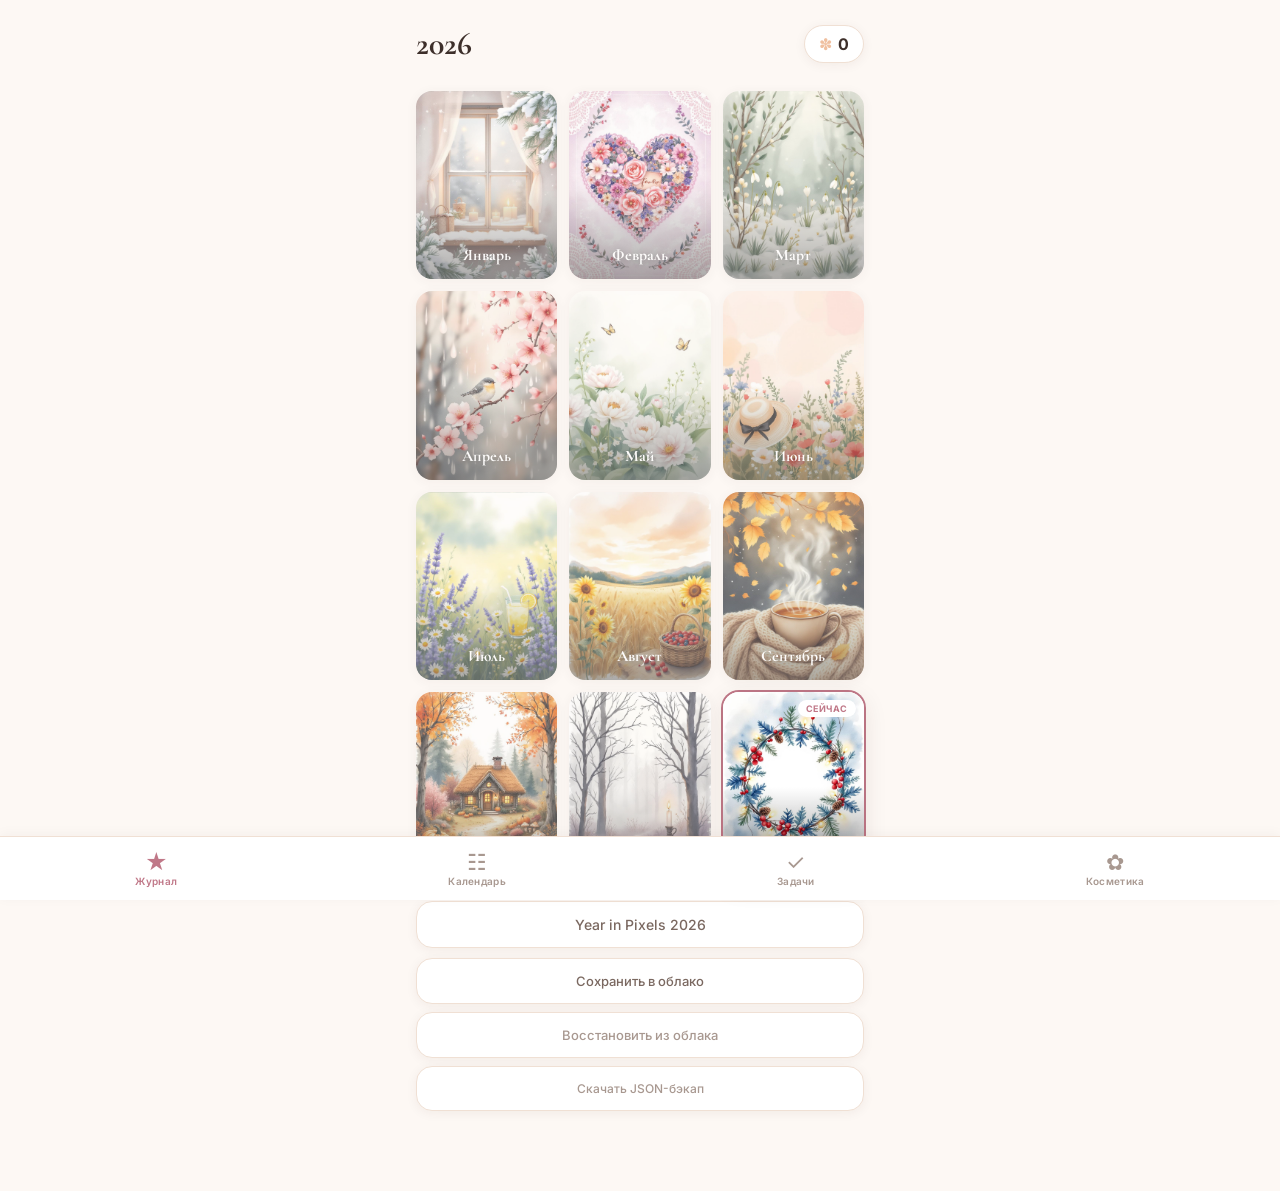
<file: app/index.html>
<!DOCTYPE html>
<html lang="ru">
<head>
  <meta charset="UTF-8">
  <meta name="viewport" content="width=device-width, initial-scale=1.0, viewport-fit=cover, user-scalable=no">
  <meta name="apple-mobile-web-app-capable" content="yes">
  <meta name="apple-mobile-web-app-status-bar-style" content="default">
  <meta name="theme-color" content="#fdf8f4">
  <link rel="manifest" href="manifest.json">
  <link rel="stylesheet" href="css/style.css">
  <title>Bullet Journal</title>
</head>
<body>

  <div id="content"></div>

  <nav class="tab-bar">
    <button class="tab active" data-page="home">
      <span class="tab-icon">&#9733;</span>
      <span class="tab-label">Журнал</span>
    </button>
    <button class="tab" data-page="calendar">
      <span class="tab-icon">&#9783;</span>
      <span class="tab-label">Календарь</span>
    </button>
    <button class="tab" data-page="tasks">
      <span class="tab-icon">&#10003;</span>
      <span class="tab-label">Задачи</span>
    </button>
    <button class="tab" data-page="cosmetics">
      <span class="tab-icon">&#10047;</span>
      <span class="tab-label">Косметика</span>
    </button>
  </nav>

  <script src="js/db.js"></script>
  <script src="js/router.js"></script>
  <script src="js/pages/home.js"></script>
  <script src="js/pages/calendar.js"></script>
  <script src="js/pages/tasks.js"></script>
  <script src="js/pages/cosmetics.js"></script>
  <script src="js/pages/day.js"></script>
  <script src="js/pages/pixels.js"></script>
  <script src="js/app.js"></script>
</body>
</html>
</file>
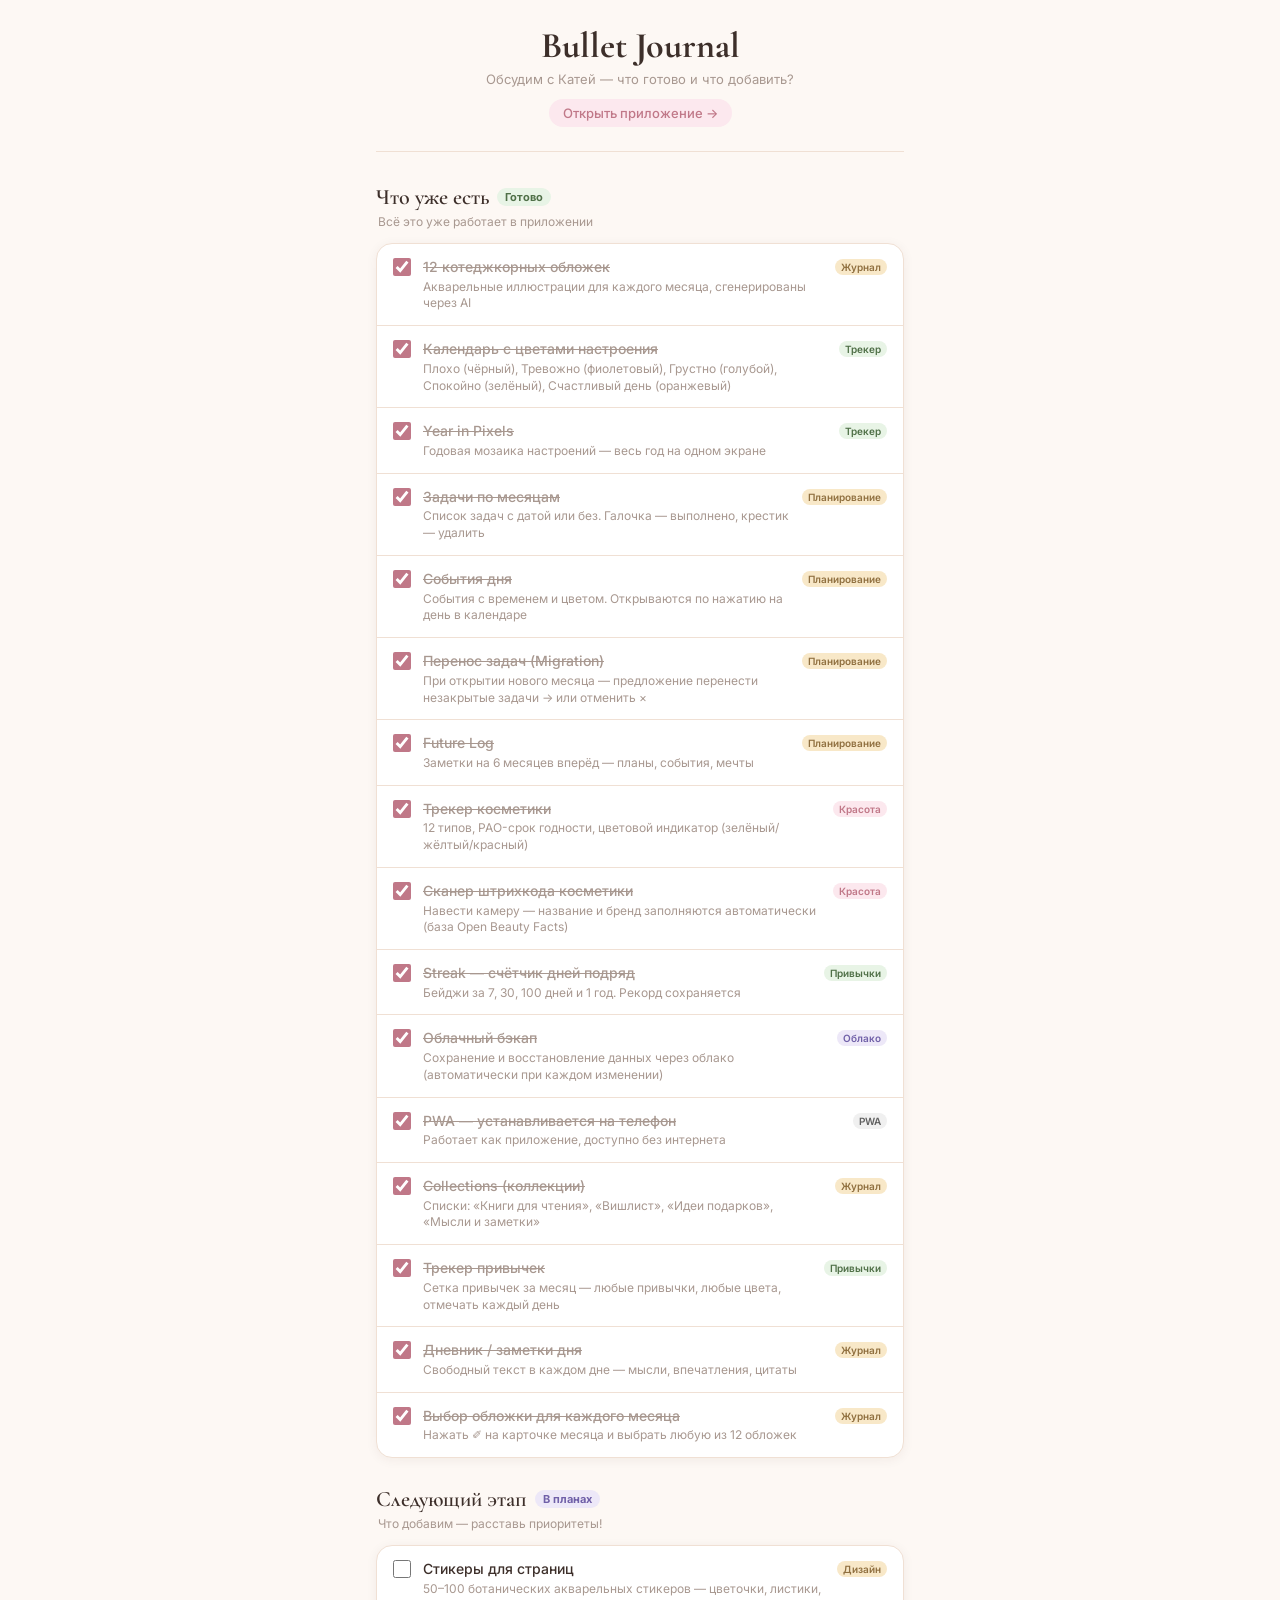
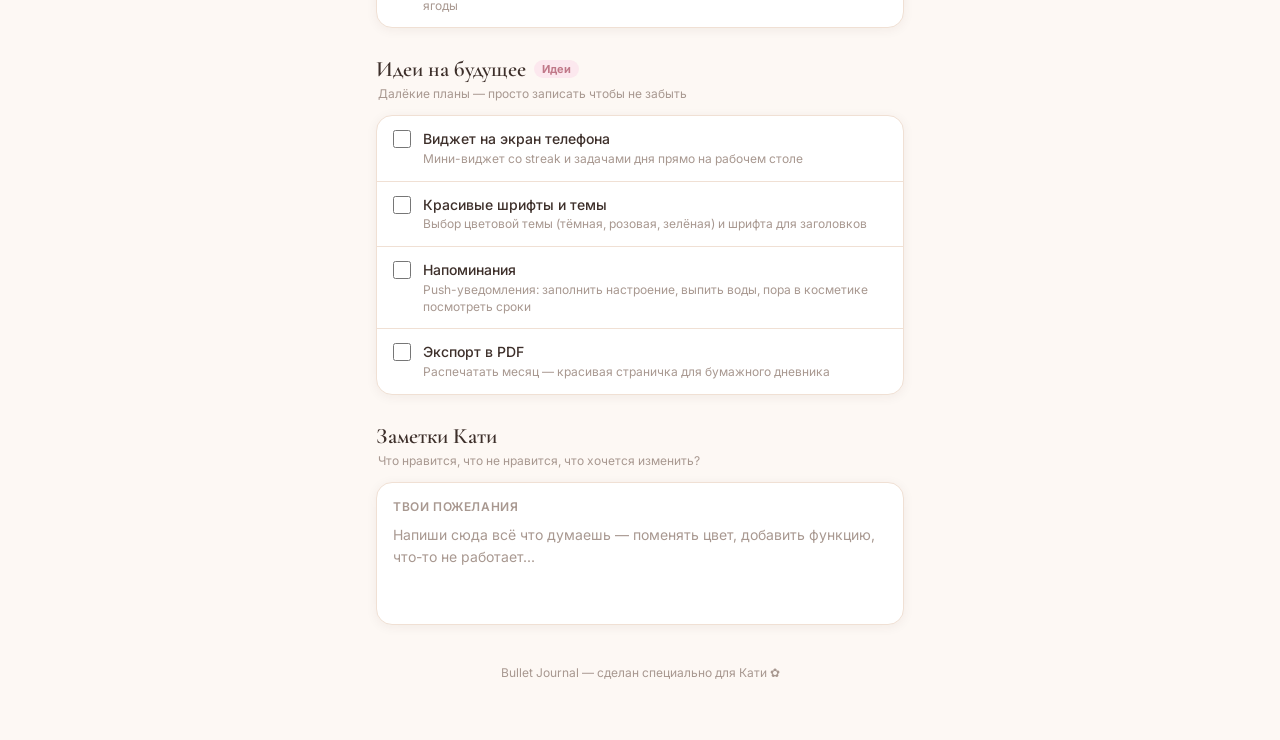
<file: features-checklist.html>
<!DOCTYPE html>
<html lang="ru">
<head>
<meta charset="UTF-8">
<meta name="viewport" content="width=device-width, initial-scale=1.0">
<title>Bullet Journal — Фичи и планы</title>
<link rel="preconnect" href="https://fonts.googleapis.com">
<link href="https://fonts.googleapis.com/css2?family=Cormorant+Garamond:wght@400;600;700&family=Inter:wght@400;500;600&display=swap" rel="stylesheet">
<style>
  :root {
    --bg: #fdf8f4;
    --surface: #fff;
    --border: #f0e0d4;
    --text: #3d2f2a;
    --text2: #7a6860;
    --text3: #a89890;
    --pink: #e8a0b0;
    --pink-light: #fce8ee;
    --pink-dark: #c07888;
    --lavender: #b8a0d8;
    --lavender-light: #ede8f8;
    --sage: #a8c8a0;
    --sage-light: #e8f4e6;
    --peach: #f0c0a0;
    --cream: #f8e8c8;
    --shadow: 0 2px 12px rgba(60,30,20,0.06);
    --radius: 16px;
  }

  * { margin: 0; padding: 0; box-sizing: border-box; }

  body {
    font-family: 'Inter', sans-serif;
    background: var(--bg);
    color: var(--text);
    padding: 24px 16px 60px;
    max-width: 560px;
    margin: 0 auto;
  }

  .header {
    text-align: center;
    margin-bottom: 32px;
    padding-bottom: 24px;
    border-bottom: 1px solid var(--border);
  }

  .header-title {
    font-family: 'Cormorant Garamond', serif;
    font-size: 36px;
    font-weight: 700;
    color: var(--text);
    margin-bottom: 4px;
  }

  .header-sub {
    font-size: 13px;
    color: var(--text3);
  }

  .header-link {
    display: inline-block;
    margin-top: 12px;
    font-size: 13px;
    color: var(--pink-dark);
    text-decoration: none;
    background: var(--pink-light);
    padding: 6px 14px;
    border-radius: 20px;
    font-weight: 500;
  }

  .section {
    margin-bottom: 28px;
  }

  .section-title {
    font-family: 'Cormorant Garamond', serif;
    font-size: 22px;
    font-weight: 600;
    color: var(--text);
    margin-bottom: 4px;
    display: flex;
    align-items: center;
    gap: 8px;
  }

  .section-badge {
    font-family: 'Inter', sans-serif;
    font-size: 11px;
    font-weight: 700;
    border-radius: 10px;
    padding: 2px 8px;
  }

  .badge-done { background: var(--sage-light); color: #507048; }
  .badge-mvp1 { background: var(--lavender-light); color: #7060a8; }
  .badge-later { background: var(--cream); color: #907040; }
  .badge-idea { background: var(--pink-light); color: var(--pink-dark); }

  .section-desc {
    font-size: 12px;
    color: var(--text3);
    margin-bottom: 14px;
    margin-left: 2px;
  }

  .items {
    background: var(--surface);
    border: 1px solid var(--border);
    border-radius: var(--radius);
    overflow: hidden;
    box-shadow: var(--shadow);
  }

  .item {
    display: flex;
    align-items: flex-start;
    gap: 12px;
    padding: 13px 16px;
    border-bottom: 1px solid var(--border);
    cursor: pointer;
    transition: background 0.15s;
  }

  .item:last-child { border-bottom: none; }
  .item:hover { background: #fef9f7; }

  .item input[type="checkbox"] {
    width: 18px;
    height: 18px;
    margin-top: 1px;
    accent-color: var(--pink-dark);
    flex-shrink: 0;
    cursor: pointer;
  }

  .item-body { flex: 1; }

  .item-name {
    font-size: 14px;
    font-weight: 500;
    color: var(--text);
    line-height: 1.4;
  }

  .item-desc {
    font-size: 12px;
    color: var(--text3);
    margin-top: 2px;
    line-height: 1.4;
  }

  .item.checked .item-name {
    text-decoration: line-through;
    color: var(--text3);
  }

  .item-tag {
    font-size: 10px;
    font-weight: 600;
    border-radius: 8px;
    padding: 2px 6px;
    flex-shrink: 0;
    margin-top: 2px;
    white-space: nowrap;
  }

  .tag-core { background: var(--cream); color: #907040; }
  .tag-beauty { background: var(--pink-light); color: var(--pink-dark); }
  .tag-habit { background: var(--sage-light); color: #507048; }
  .tag-cloud { background: var(--lavender-light); color: #7060a8; }
  .tag-pwa { background: #f0f0f0; color: #606060; }

  .notes-area {
    background: var(--surface);
    border: 1px solid var(--border);
    border-radius: var(--radius);
    padding: 16px;
    box-shadow: var(--shadow);
  }

  .notes-title {
    font-size: 12px;
    font-weight: 600;
    color: var(--text3);
    text-transform: uppercase;
    letter-spacing: 0.05em;
    margin-bottom: 10px;
  }

  textarea {
    width: 100%;
    border: none;
    outline: none;
    resize: none;
    font-family: 'Inter', sans-serif;
    font-size: 14px;
    color: var(--text);
    background: transparent;
    line-height: 1.6;
    min-height: 80px;
  }

  textarea::placeholder { color: var(--text3); }

  .footer {
    text-align: center;
    margin-top: 40px;
    font-size: 12px;
    color: var(--text3);
  }
</style>
</head>
<body>

<div class="header">
  <div class="header-title">Bullet Journal</div>
  <div class="header-sub">Обсудим с Катей — что готово и что добавить?</div>
  <a class="header-link" href="https://yarbalakin.github.io/bullet-journal/" target="_blank">Открыть приложение &#8594;</a>
</div>

<!-- ГОТОВО -->
<div class="section">
  <div class="section-title">
    Что уже есть
    <span class="section-badge badge-done">Готово</span>
  </div>
  <div class="section-desc">Всё это уже работает в приложении</div>
  <div class="items">
    <label class="item checked">
      <input type="checkbox" checked>
      <div class="item-body">
        <div class="item-name">12 котеджкорных обложек</div>
        <div class="item-desc">Акварельные иллюстрации для каждого месяца, сгенерированы через AI</div>
      </div>
      <span class="item-tag tag-core">Журнал</span>
    </label>
    <label class="item checked">
      <input type="checkbox" checked>
      <div class="item-body">
        <div class="item-name">Календарь с цветами настроения</div>
        <div class="item-desc">Плохо (чёрный), Тревожно (фиолетовый), Грустно (голубой), Спокойно (зелёный), Счастливый день (оранжевый)</div>
      </div>
      <span class="item-tag tag-habit">Трекер</span>
    </label>
    <label class="item checked">
      <input type="checkbox" checked>
      <div class="item-body">
        <div class="item-name">Year in Pixels</div>
        <div class="item-desc">Годовая мозаика настроений — весь год на одном экране</div>
      </div>
      <span class="item-tag tag-habit">Трекер</span>
    </label>
    <label class="item checked">
      <input type="checkbox" checked>
      <div class="item-body">
        <div class="item-name">Задачи по месяцам</div>
        <div class="item-desc">Список задач с датой или без. Галочка — выполнено, крестик — удалить</div>
      </div>
      <span class="item-tag tag-core">Планирование</span>
    </label>
    <label class="item checked">
      <input type="checkbox" checked>
      <div class="item-body">
        <div class="item-name">События дня</div>
        <div class="item-desc">События с временем и цветом. Открываются по нажатию на день в календаре</div>
      </div>
      <span class="item-tag tag-core">Планирование</span>
    </label>
    <label class="item checked">
      <input type="checkbox" checked>
      <div class="item-body">
        <div class="item-name">Перенос задач (Migration)</div>
        <div class="item-desc">При открытии нового месяца — предложение перенести незакрытые задачи → или отменить ×</div>
      </div>
      <span class="item-tag tag-core">Планирование</span>
    </label>
    <label class="item checked">
      <input type="checkbox" checked>
      <div class="item-body">
        <div class="item-name">Future Log</div>
        <div class="item-desc">Заметки на 6 месяцев вперёд — планы, события, мечты</div>
      </div>
      <span class="item-tag tag-core">Планирование</span>
    </label>
    <label class="item checked">
      <input type="checkbox" checked>
      <div class="item-body">
        <div class="item-name">Трекер косметики</div>
        <div class="item-desc">12 типов, PAO-срок годности, цветовой индикатор (зелёный/жёлтый/красный)</div>
      </div>
      <span class="item-tag tag-beauty">Красота</span>
    </label>
    <label class="item checked">
      <input type="checkbox" checked>
      <div class="item-body">
        <div class="item-name">Сканер штрихкода косметики</div>
        <div class="item-desc">Навести камеру — название и бренд заполняются автоматически (база Open Beauty Facts)</div>
      </div>
      <span class="item-tag tag-beauty">Красота</span>
    </label>
    <label class="item checked">
      <input type="checkbox" checked>
      <div class="item-body">
        <div class="item-name">Streak — счётчик дней подряд</div>
        <div class="item-desc">Бейджи за 7, 30, 100 дней и 1 год. Рекорд сохраняется</div>
      </div>
      <span class="item-tag tag-habit">Привычки</span>
    </label>
    <label class="item checked">
      <input type="checkbox" checked>
      <div class="item-body">
        <div class="item-name">Облачный бэкап</div>
        <div class="item-desc">Сохранение и восстановление данных через облако (автоматически при каждом изменении)</div>
      </div>
      <span class="item-tag tag-cloud">Облако</span>
    </label>
    <label class="item checked">
      <input type="checkbox" checked>
      <div class="item-body">
        <div class="item-name">PWA — устанавливается на телефон</div>
        <div class="item-desc">Работает как приложение, доступно без интернета</div>
      </div>
      <span class="item-tag tag-pwa">PWA</span>
    </label>
    <label class="item checked">
      <input type="checkbox" checked>
      <div class="item-body">
        <div class="item-name">Collections (коллекции)</div>
        <div class="item-desc">Списки: «Книги для чтения», «Вишлист», «Идеи подарков», «Мысли и заметки»</div>
      </div>
      <span class="item-tag tag-core">Журнал</span>
    </label>
    <label class="item checked">
      <input type="checkbox" checked>
      <div class="item-body">
        <div class="item-name">Трекер привычек</div>
        <div class="item-desc">Сетка привычек за месяц — любые привычки, любые цвета, отмечать каждый день</div>
      </div>
      <span class="item-tag tag-habit">Привычки</span>
    </label>
    <label class="item checked">
      <input type="checkbox" checked>
      <div class="item-body">
        <div class="item-name">Дневник / заметки дня</div>
        <div class="item-desc">Свободный текст в каждом дне — мысли, впечатления, цитаты</div>
      </div>
      <span class="item-tag tag-core">Журнал</span>
    </label>
    <label class="item checked">
      <input type="checkbox" checked>
      <div class="item-body">
        <div class="item-name">Выбор обложки для каждого месяца</div>
        <div class="item-desc">Нажать ✐ на карточке месяца и выбрать любую из 12 обложек</div>
      </div>
      <span class="item-tag tag-core">Журнал</span>
    </label>
  </div>
</div>

<!-- В планах -->
<div class="section">
  <div class="section-title">
    Следующий этап
    <span class="section-badge badge-mvp1">В планах</span>
  </div>
  <div class="section-desc">Что добавим — расставь приоритеты!</div>
  <div class="items">
    <label class="item">
      <input type="checkbox">
      <div class="item-body">
        <div class="item-name">Стикеры для страниц</div>
        <div class="item-desc">50–100 ботанических акварельных стикеров — цветочки, листики, ягоды</div>
      </div>
      <span class="item-tag tag-core">Дизайн</span>
    </label>
  </div>
</div>

<!-- Идеи -->
<div class="section">
  <div class="section-title">
    Идеи на будущее
    <span class="section-badge badge-idea">Идеи</span>
  </div>
  <div class="section-desc">Далёкие планы — просто записать чтобы не забыть</div>
  <div class="items">
    <label class="item">
      <input type="checkbox">
      <div class="item-body">
        <div class="item-name">Виджет на экран телефона</div>
        <div class="item-desc">Мини-виджет со streak и задачами дня прямо на рабочем столе</div>
      </div>
    </label>
    <label class="item">
      <input type="checkbox">
      <div class="item-body">
        <div class="item-name">Красивые шрифты и темы</div>
        <div class="item-desc">Выбор цветовой темы (тёмная, розовая, зелёная) и шрифта для заголовков</div>
      </div>
    </label>
    <label class="item">
      <input type="checkbox">
      <div class="item-body">
        <div class="item-name">Напоминания</div>
        <div class="item-desc">Push-уведомления: заполнить настроение, выпить воды, пора в косметике посмотреть сроки</div>
      </div>
    </label>
    <label class="item">
      <input type="checkbox">
      <div class="item-body">
        <div class="item-name">Экспорт в PDF</div>
        <div class="item-desc">Распечатать месяц — красивая страничка для бумажного дневника</div>
      </div>
    </label>
  </div>
</div>

<!-- Заметки -->
<div class="section">
  <div class="section-title">Заметки Кати</div>
  <div class="section-desc">Что нравится, что не нравится, что хочется изменить?</div>
  <div class="notes-area">
    <div class="notes-title">Твои пожелания</div>
    <textarea placeholder="Напиши сюда всё что думаешь — поменять цвет, добавить функцию, что-то не работает..."></textarea>
  </div>
</div>

<div class="footer">
  Bullet Journal — сделан специально для Кати &#10047;
</div>

<script>
  // Save checkbox states and notes to localStorage
  document.querySelectorAll('input[type="checkbox"]').forEach((cb, i) => {
    const key = 'bujo-check-' + i;
    if (localStorage.getItem(key) === 'true') {
      cb.checked = true;
      cb.closest('.item').classList.toggle('checked', true);
    }
    cb.addEventListener('change', () => {
      localStorage.setItem(key, cb.checked);
      cb.closest('.item').classList.toggle('checked', cb.checked);
    });
  });

  const ta = document.querySelector('textarea');
  ta.value = localStorage.getItem('bujo-katya-notes') || '';
  ta.addEventListener('input', () => localStorage.setItem('bujo-katya-notes', ta.value));
</script>

</body>
</html>
</file>
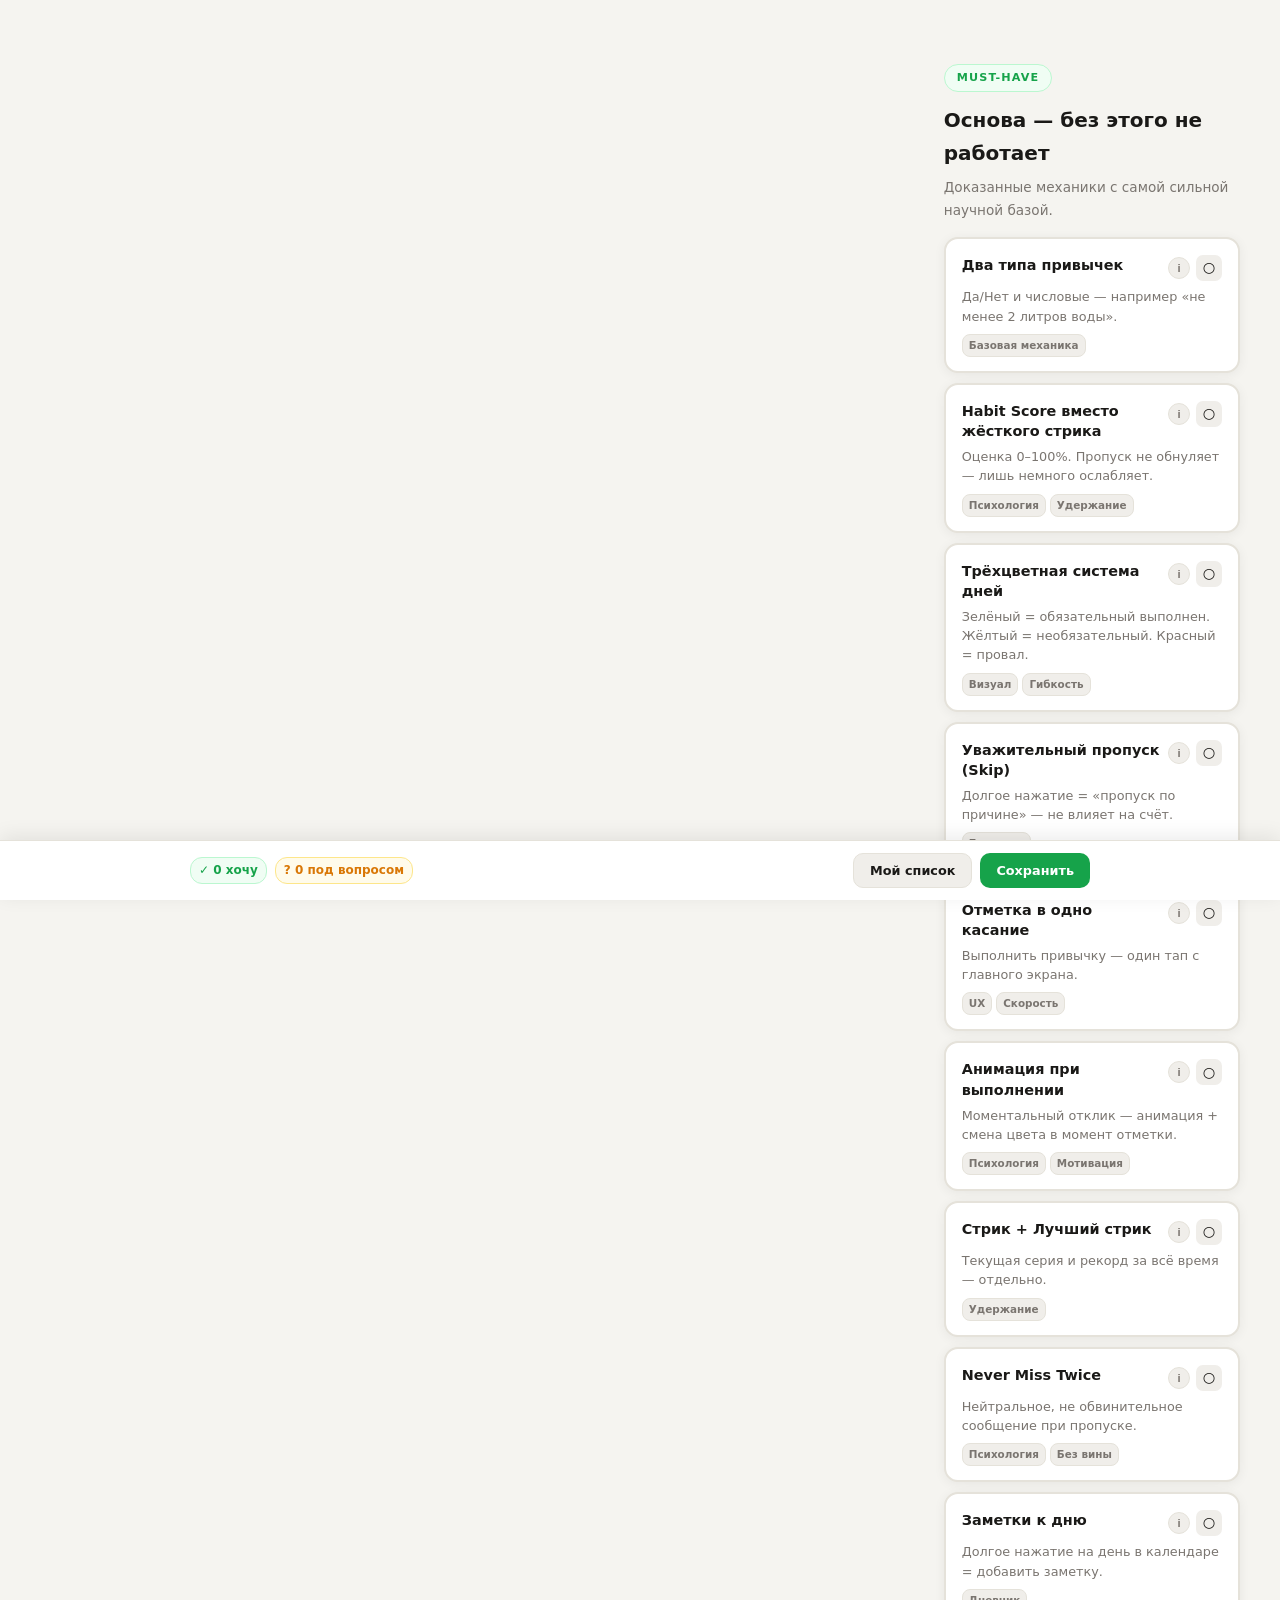
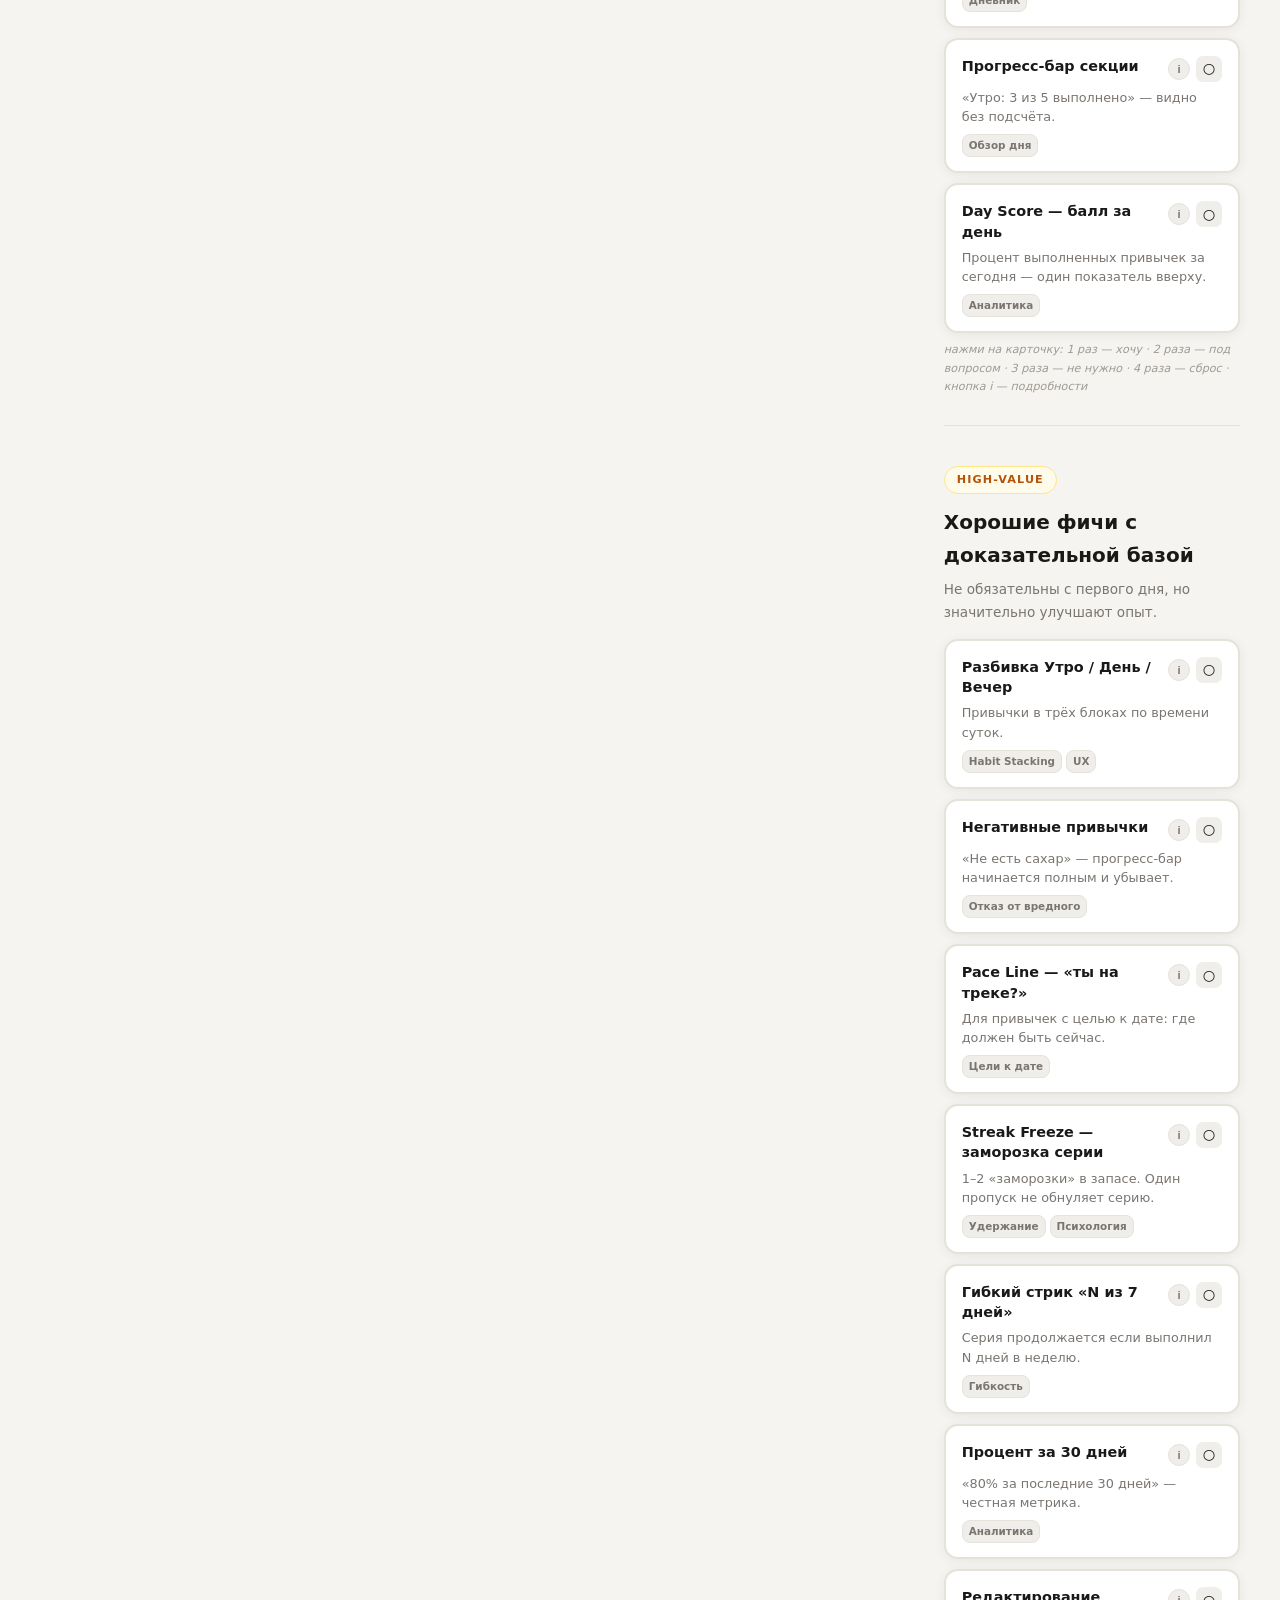
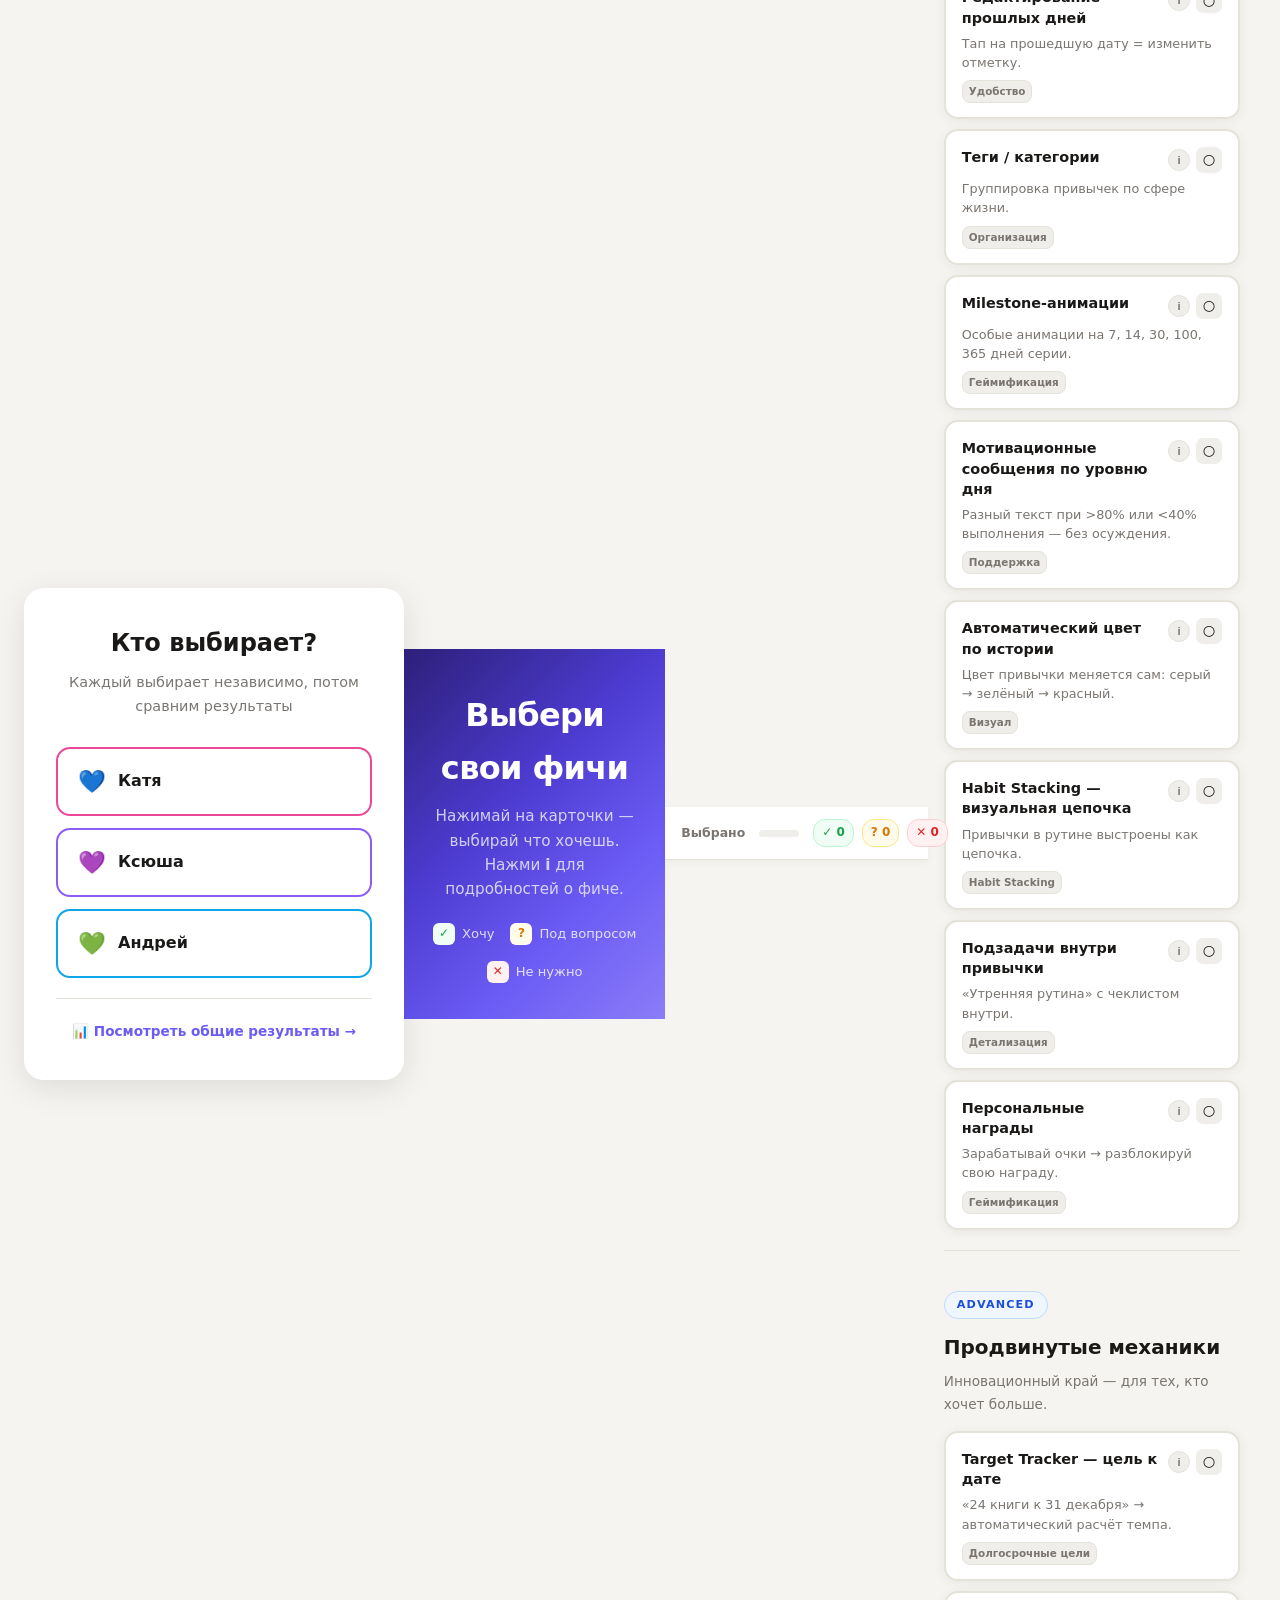
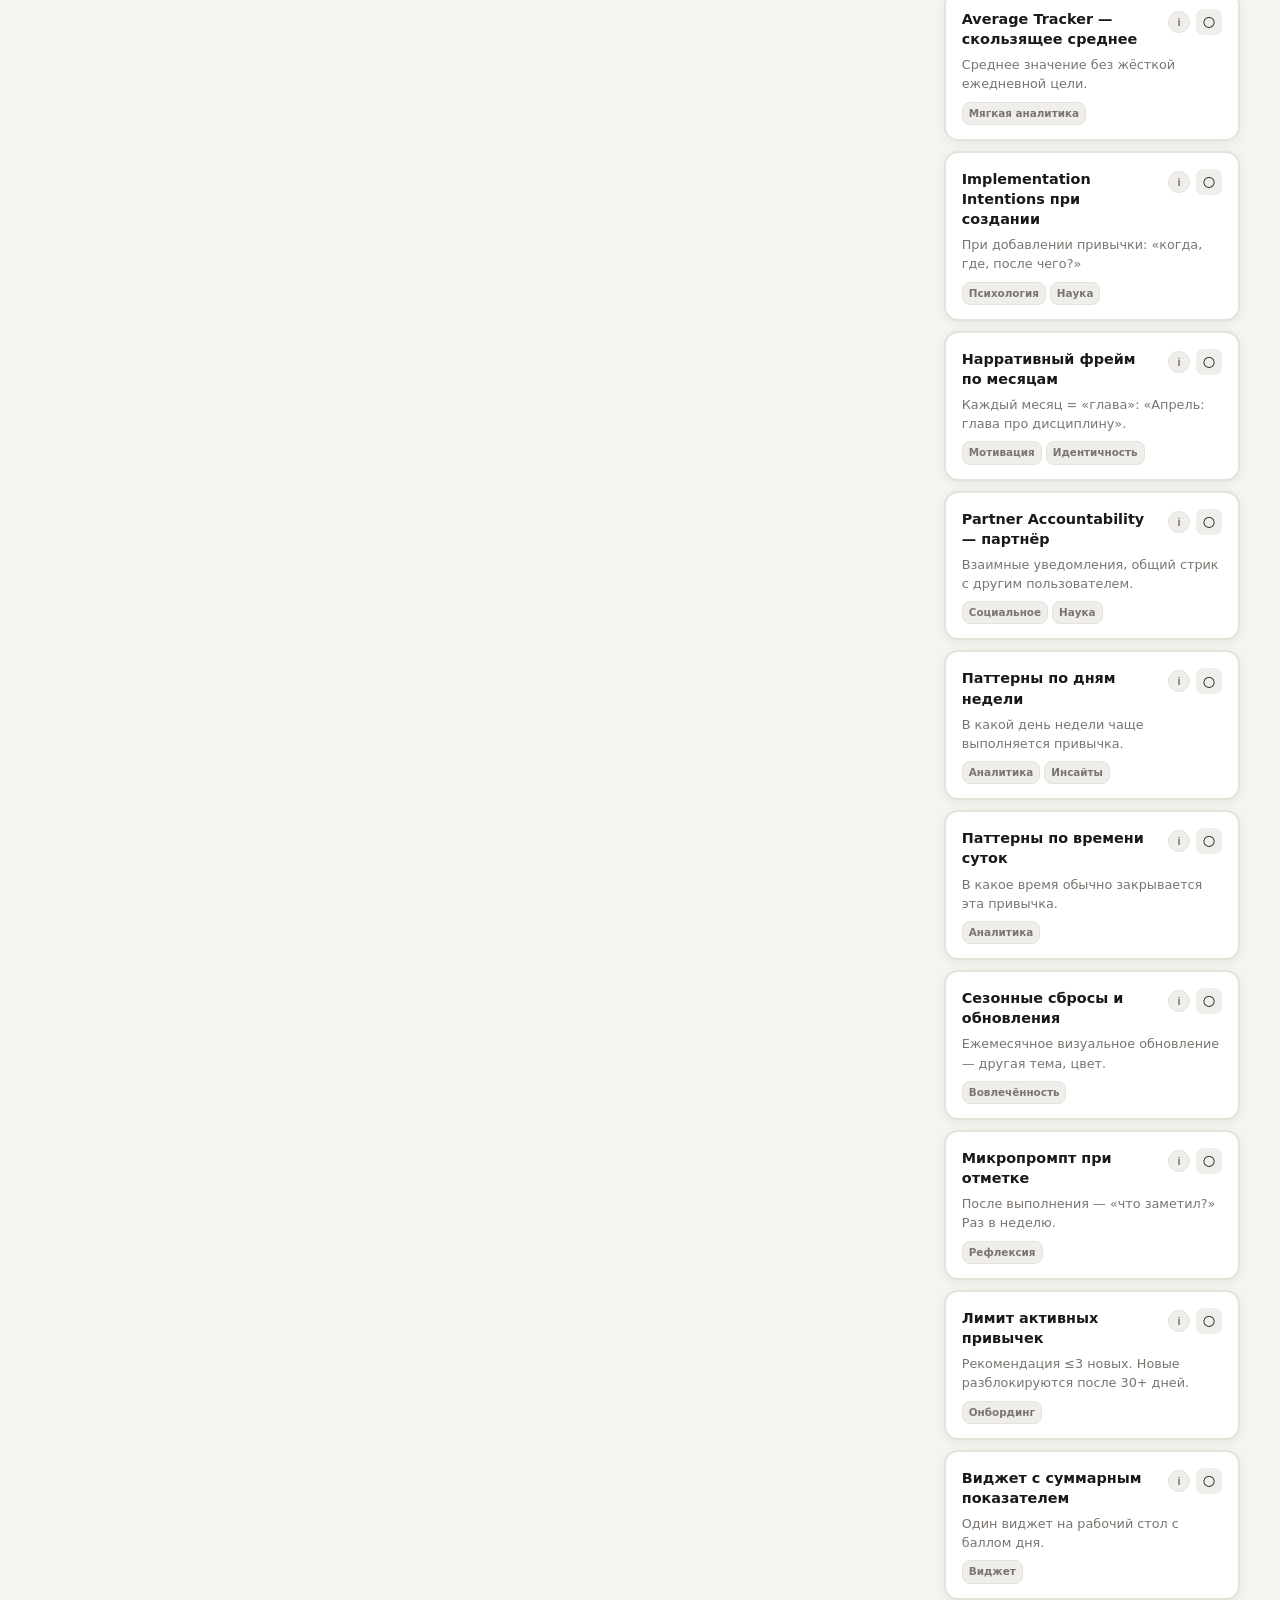
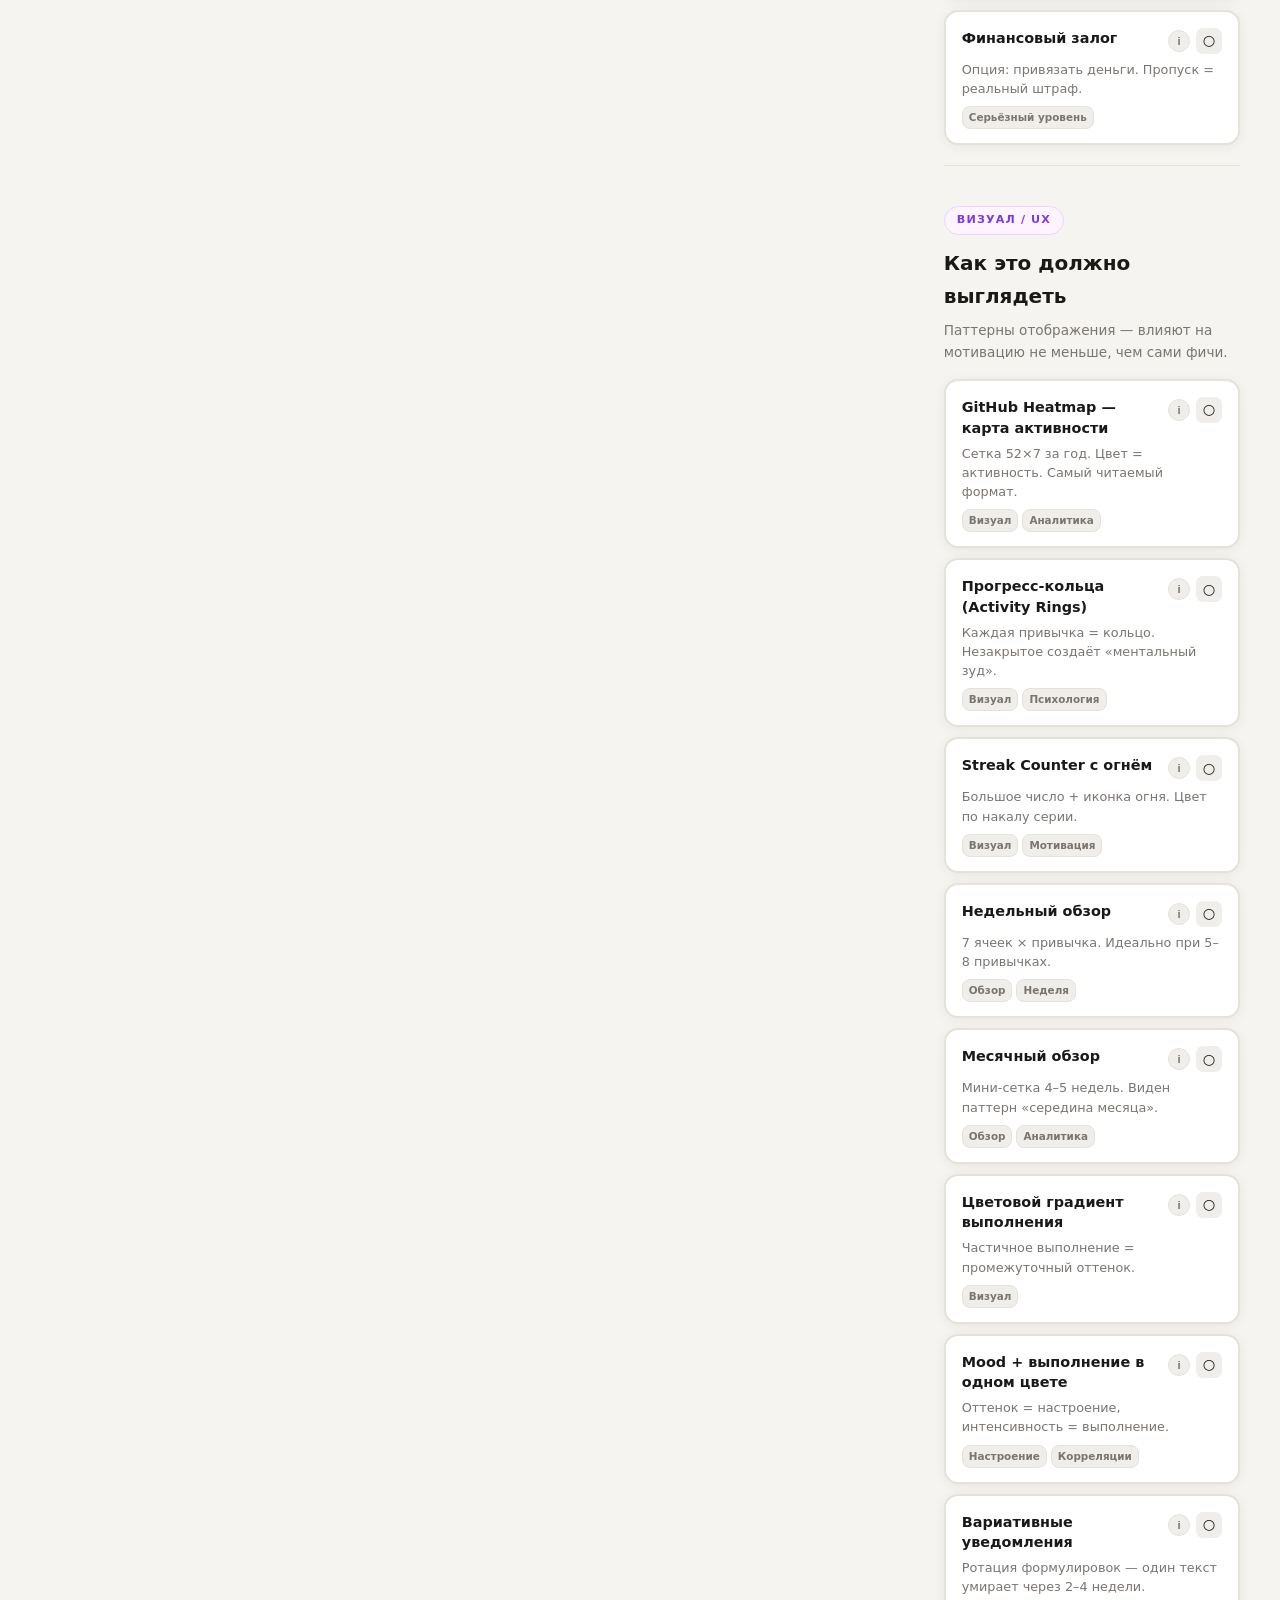
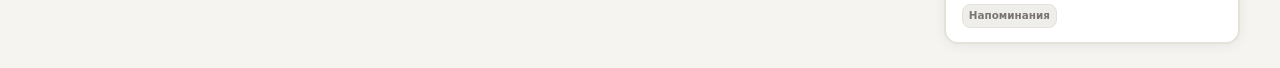
<file: habit-picker.html>
<!DOCTYPE html>
<html lang="ru">
<head>
  <meta charset="UTF-8">
  <meta name="viewport" content="width=device-width, initial-scale=1.0">
  <title>Выбор фич: Блок привычек</title>
  <style>
    :root {
      --bg: #f5f4f0;
      --bg2: #ffffff;
      --bg3: #f0eeea;
      --border: #e5e2da;
      --text: #1a1917;
      --text-muted: #7a7570;
      --text-light: #a09a94;
      --accent: #6b5cf5;
      --accent2: #14b89a;
      --green: #16a34a;
      --green-bg: #f0fdf4;
      --green-border: #bbf7d0;
      --red: #dc2626;
      --red-bg: #fff1f2;
      --red-border: #fecdd3;
      --maybe: #d97706;
      --maybe-bg: #fffbeb;
      --maybe-border: #fde68a;
      --shadow: 0 2px 12px rgba(0,0,0,0.06);
      --shadow-hover: 0 6px 24px rgba(0,0,0,0.1);
    }
    * { box-sizing: border-box; margin: 0; padding: 0; }
    body {
      background: var(--bg);
      color: var(--text);
      font-family: 'Segoe UI', system-ui, -apple-system, sans-serif;
      font-size: 15px;
      line-height: 1.65;
      padding-bottom: 100px;
    }

    /* USER BANNER */
    .user-banner {
      background: linear-gradient(135deg, #2d1f7a, #4c3bcf);
      color: white;
      padding: 10px 20px;
      display: flex;
      align-items: center;
      justify-content: space-between;
      gap: 12px;
      font-size: 0.85rem;
    }
    .user-banner .who {
      display: flex; align-items: center; gap: 8px;
    }
    .user-avatar {
      width: 28px; height: 28px;
      border-radius: 50%;
      display: flex; align-items: center; justify-content: center;
      font-size: 0.75rem; font-weight: 700;
      flex-shrink: 0;
    }
    .user-name { font-weight: 700; }
    .user-status { font-size: 0.75rem; color: rgba(255,255,255,0.65); }
    .save-btn-top {
      background: rgba(255,255,255,0.2);
      border: 1px solid rgba(255,255,255,0.3);
      color: white;
      padding: 6px 14px;
      border-radius: 8px;
      font-size: 0.78rem;
      font-weight: 700;
      cursor: pointer;
      font-family: inherit;
      transition: all 0.15s;
      white-space: nowrap;
    }
    .save-btn-top:hover { background: rgba(255,255,255,0.3); }

    /* HERO */
    .hero {
      background: linear-gradient(135deg, #2d1f7a 0%, #4c3bcf 40%, #6b5cf5 70%, #8b7cf8 100%);
      padding: 40px 24px 36px;
      text-align: center;
      color: white;
      position: relative;
      overflow: hidden;
    }
    .hero h1 { font-size: 2rem; font-weight: 800; margin-bottom: 10px; letter-spacing: -0.02em; }
    .hero p { font-size: 0.95rem; color: rgba(255,255,255,0.75); max-width: 520px; margin: 0 auto 18px; line-height: 1.6; }
    .hero .instructions { display: inline-flex; gap: 16px; flex-wrap: wrap; justify-content: center; }
    .hero .instructions .inst { display: flex; align-items: center; gap: 7px; font-size: 0.82rem; color: rgba(255,255,255,0.8); }
    .inst-dot { width: 22px; height: 22px; border-radius: 6px; display: flex; align-items: center; justify-content: center; font-size: 0.75rem; font-weight: 700; }
    .inst-dot.want { background: var(--green-bg); color: var(--green); }
    .inst-dot.skip { background: var(--red-bg); color: var(--red); }
    .inst-dot.maybe { background: var(--maybe-bg); color: var(--maybe); }

    /* PROGRESS */
    .progress-bar-wrap {
      background: var(--bg2);
      border-bottom: 1px solid var(--border);
      padding: 12px 16px;
      position: sticky; top: 0; z-index: 100;
      box-shadow: 0 2px 8px rgba(0,0,0,0.04);
    }
    .progress-bar-inner { max-width: 900px; margin: 0 auto; display: flex; align-items: center; gap: 14px; }
    .progress-label { font-size: 0.78rem; font-weight: 600; color: var(--text-muted); white-space: nowrap; flex-shrink: 0; }
    .progress-track { flex: 1; height: 7px; background: var(--bg3); border-radius: 4px; overflow: hidden; min-width: 40px; }
    .progress-fill { height: 100%; border-radius: 4px; background: linear-gradient(90deg, var(--accent), var(--accent2)); transition: width 0.4s ease; width: 0%; }
    .progress-counts { display: flex; gap: 8px; flex-shrink: 0; }
    .count-chip { font-size: 0.75rem; font-weight: 700; padding: 3px 8px; border-radius: 12px; }
    .count-chip.want { background: var(--green-bg); color: var(--green); border: 1px solid var(--green-border); }
    .count-chip.skip { background: var(--red-bg); color: var(--red); border: 1px solid var(--red-border); }
    .count-chip.maybe { background: var(--maybe-bg); color: var(--maybe); border: 1px solid var(--maybe-border); }

    /* LAYOUT */
    .container { max-width: 900px; margin: 0 auto; padding: 0 16px; }
    .section { margin-top: 40px; }
    .section-title-wrap { display: flex; align-items: center; gap: 12px; margin-bottom: 6px; flex-wrap: wrap; }
    .tier-badge { display: inline-flex; align-items: center; font-size: 0.7rem; font-weight: 700; text-transform: uppercase; letter-spacing: 0.1em; padding: 4px 12px; border-radius: 20px; flex-shrink: 0; }
    .tier-must { background: #f0fdf4; color: #16a34a; border: 1px solid #bbf7d0; }
    .tier-high  { background: #fffbeb; color: #b45309; border: 1px solid #fde68a; }
    .tier-adv   { background: #eff6ff; color: #1d4ed8; border: 1px solid #bfdbfe; }
    .tier-ux    { background: #fdf4ff; color: #7c3aed; border: 1px solid #e9d5ff; }
    .section h2 { font-size: 1.25rem; font-weight: 800; color: var(--text); }
    .section-desc { font-size: 0.85rem; color: var(--text-muted); margin-bottom: 16px; }
    .click-hint { font-size: 0.7rem; color: var(--text-light); margin-top: 8px; font-style: italic; }
    .divider { height: 1px; background: var(--border); margin: 44px 0; }

    /* CARDS */
    .feat-grid { display: grid; grid-template-columns: repeat(auto-fill, minmax(260px, 1fr)); gap: 10px; }
    .feat-card {
      background: var(--bg2); border: 2px solid var(--border); border-radius: 14px;
      padding: 16px 16px 14px; cursor: pointer; transition: all 0.18s ease;
      position: relative; user-select: none; box-shadow: var(--shadow);
      -webkit-tap-highlight-color: transparent; touch-action: manipulation;
    }
    .feat-card:active { transform: scale(0.98); }
    @media (hover: hover) { .feat-card:hover { border-color: var(--accent); box-shadow: var(--shadow-hover); transform: translateY(-1px); } }
    .feat-card.want { border-color: var(--green); background: var(--green-bg); }
    .feat-card.skip { border-color: var(--red); background: var(--red-bg); opacity: 0.72; }
    .feat-card.maybe { border-color: var(--maybe); background: var(--maybe-bg); }
    .feat-card-top { display: flex; align-items: flex-start; justify-content: space-between; gap: 8px; margin-bottom: 6px; }
    .feat-name { font-size: 0.9rem; font-weight: 700; color: var(--text); line-height: 1.4; flex: 1; }
    .feat-card.want .feat-name { color: var(--green); }
    .feat-card.skip .feat-name { color: var(--red); }
    .feat-card.maybe .feat-name { color: var(--maybe); }
    .feat-top-right { display: flex; align-items: center; gap: 6px; flex-shrink: 0; }
    .feat-status { font-size: 0.9rem; width: 26px; height: 26px; border-radius: 7px; display: flex; align-items: center; justify-content: center; background: var(--bg3); transition: all 0.18s; }
    .feat-card.want .feat-status { background: rgba(22,163,74,0.15); }
    .feat-card.skip .feat-status { background: rgba(220,38,38,0.12); }
    .feat-card.maybe .feat-status { background: rgba(217,119,6,0.15); }
    .info-btn { width: 22px; height: 22px; border-radius: 50%; background: var(--bg3); border: 1px solid var(--border); color: var(--text-muted); font-size: 0.7rem; font-weight: 700; display: flex; align-items: center; justify-content: center; cursor: pointer; flex-shrink: 0; transition: all 0.15s; position: relative; z-index: 2; }
    .info-btn:hover { background: var(--accent); color: white; border-color: var(--accent); }
    .feat-card.want .info-btn { background: rgba(22,163,74,0.1); border-color: var(--green-border); color: var(--green); }
    .feat-card.skip .info-btn { background: rgba(220,38,38,0.08); border-color: var(--red-border); color: var(--red); }
    .feat-card.maybe .info-btn { background: rgba(217,119,6,0.1); border-color: var(--maybe-border); color: var(--maybe); }
    .feat-desc { font-size: 0.8rem; color: var(--text-muted); line-height: 1.5; }
    .feat-card.want .feat-desc { color: #166534; }
    .feat-card.skip .feat-desc { color: #991b1b; }
    .feat-card.maybe .feat-desc { color: #92400e; }
    .feat-tags { display: flex; flex-wrap: wrap; gap: 4px; margin-top: 8px; }
    .feat-tag { font-size: 0.65rem; font-weight: 600; padding: 2px 6px; border-radius: 8px; background: var(--bg3); color: var(--text-muted); border: 1px solid var(--border); }
    .feat-card.want .feat-tag { background: rgba(22,163,74,0.1); color: #166534; border-color: var(--green-border); }
    .feat-card.skip .feat-tag { background: rgba(220,38,38,0.08); color: #991b1b; border-color: var(--red-border); }
    .feat-card.maybe .feat-tag { background: rgba(217,119,6,0.1); color: #92400e; border-color: var(--maybe-border); }

    /* DETAIL MODAL */
    .overlay { display: none; position: fixed; inset: 0; background: rgba(0,0,0,0.45); z-index: 400; align-items: flex-end; justify-content: center; }
    .overlay.open { display: flex; }
    @media (min-width: 640px) { .overlay { align-items: center; padding: 24px; } }
    .sheet {
      background: white; border-radius: 20px 20px 0 0;
      padding: 28px 24px 32px; width: 100%; max-height: 80vh;
      overflow-y: auto; box-shadow: 0 -8px 40px rgba(0,0,0,0.15);
      position: relative; animation: slideUp 0.22s ease;
    }
    @media (min-width: 640px) { .sheet { border-radius: 20px; max-width: 560px; animation: fadeIn 0.18s ease; } }
    @keyframes slideUp { from { transform: translateY(40px); opacity: 0; } to { transform: translateY(0); opacity: 1; } }
    @keyframes fadeIn { from { opacity: 0; transform: scale(0.97); } to { opacity: 1; transform: scale(1); } }
    .sheet-close { position: absolute; top: 16px; right: 16px; width: 32px; height: 32px; border-radius: 50%; background: var(--bg3); border: none; font-size: 1rem; cursor: pointer; display: flex; align-items: center; justify-content: center; color: var(--text-muted); }
    .detail-tier { display: inline-block; font-size: 0.68rem; font-weight: 700; text-transform: uppercase; letter-spacing: 0.08em; padding: 3px 10px; border-radius: 12px; margin-bottom: 10px; }
    .detail-title { font-size: 1.2rem; font-weight: 800; color: var(--text); margin-bottom: 14px; line-height: 1.3; padding-right: 32px; }
    .detail-short { font-size: 0.9rem; color: var(--text); line-height: 1.65; margin-bottom: 14px; }
    .detail-long { font-size: 0.86rem; color: var(--text-muted); line-height: 1.7; padding: 14px 16px; background: var(--bg3); border-radius: 10px; margin-bottom: 14px; }
    .detail-long strong { color: var(--text); }
    .detail-science { font-size: 0.82rem; color: var(--text-muted); background: rgba(107,92,245,0.06); border: 1px solid rgba(107,92,245,0.15); border-radius: 10px; padding: 10px 14px; margin-bottom: 16px; }
    .detail-why { font-size: 0.78rem; font-weight: 700; text-transform: uppercase; letter-spacing: 0.08em; color: var(--accent); margin-bottom: 6px; }
    .detail-tags { display: flex; flex-wrap: wrap; gap: 6px; margin-bottom: 16px; }
    .detail-actions { display: grid; grid-template-columns: 1fr 1fr 1fr; gap: 8px; }
    .detail-btn { padding: 12px 8px; border-radius: 12px; border: 2px solid var(--border); background: var(--bg3); font-size: 0.82rem; font-weight: 700; cursor: pointer; text-align: center; transition: all 0.15s; font-family: inherit; color: var(--text); }
    .detail-btn:hover { border-color: var(--accent); color: var(--accent); background: rgba(107,92,245,0.06); }
    .detail-btn.active-want { background: var(--green-bg); border-color: var(--green); color: var(--green); }
    .detail-btn.active-maybe { background: var(--maybe-bg); border-color: var(--maybe); color: var(--maybe); }
    .detail-btn.active-skip { background: var(--red-bg); border-color: var(--red); color: var(--red); }

    /* BOTTOM PANEL */
    .summary-panel { position: fixed; bottom: 0; left: 0; right: 0; background: white; border-top: 1px solid var(--border); padding: 12px 16px; z-index: 200; box-shadow: 0 -4px 20px rgba(0,0,0,0.08); }
    .summary-inner { max-width: 900px; margin: 0 auto; display: flex; align-items: center; gap: 10px; flex-wrap: wrap; }
    .summary-chips { display: flex; gap: 8px; flex: 1; flex-wrap: wrap; }
    .summary-btns { display: flex; gap: 8px; flex-shrink: 0; }
    .btn { font-size: 0.8rem; font-weight: 700; padding: 9px 16px; border-radius: 10px; border: none; cursor: pointer; transition: all 0.15s; font-family: inherit; white-space: nowrap; }
    .btn-primary { background: var(--accent); color: white; }
    .btn-primary:hover { background: #5a4be0; }
    .btn-secondary { background: var(--bg3); color: var(--text); border: 1px solid var(--border); }
    .btn-secondary:hover { background: var(--border); }
    .btn-save { background: var(--green); color: white; }
    .btn-save:hover { background: #15803d; }

    /* SAVE SUCCESS TOAST */
    .toast { position: fixed; top: 20px; left: 50%; transform: translateX(-50%); background: #1a1917; color: white; padding: 12px 20px; border-radius: 12px; font-size: 0.85rem; font-weight: 600; z-index: 999; display: none; box-shadow: 0 8px 24px rgba(0,0,0,0.2); }
    .toast.show { display: block; animation: toastIn 0.2s ease; }
    @keyframes toastIn { from { opacity: 0; transform: translateX(-50%) translateY(-10px); } to { opacity: 1; transform: translateX(-50%) translateY(0); } }

    /* RESULT MODAL */
    .result-sheet { background: white; border-radius: 20px 20px 0 0; padding: 28px 24px 32px; width: 100%; max-height: 85vh; overflow-y: auto; box-shadow: 0 -8px 40px rgba(0,0,0,0.15); animation: slideUp 0.22s ease; position: relative; }
    @media (min-width: 640px) { .result-sheet { border-radius: 20px; max-width: 640px; animation: fadeIn 0.18s ease; } }
    .result-sheet h2 { font-size: 1.3rem; font-weight: 800; margin-bottom: 4px; }
    .result-sub { font-size: 0.85rem; color: var(--text-muted); margin-bottom: 20px; }
    .result-section { margin-bottom: 18px; }
    .result-section-title { font-size: 0.7rem; font-weight: 700; text-transform: uppercase; letter-spacing: 0.1em; color: var(--text-muted); display: flex; align-items: center; gap: 8px; margin-bottom: 8px; }
    .result-list { list-style: none; display: flex; flex-direction: column; gap: 5px; }
    .result-list li { display: flex; align-items: flex-start; gap: 8px; font-size: 0.87rem; padding: 8px 12px; border-radius: 8px; background: var(--bg3); line-height: 1.4; }
    .result-list.want li { background: var(--green-bg); }
    .result-list.maybe li { background: var(--maybe-bg); }
    .result-list.want li::before { content: '✓'; color: var(--green); font-weight: 700; flex-shrink: 0; }
    .result-list.maybe li::before { content: '?'; color: var(--maybe); font-weight: 700; flex-shrink: 0; }
    .result-empty { color: var(--text-muted); font-size: 0.87rem; font-style: italic; }
    .result-footer { margin-top: 20px; display: flex; gap: 10px; justify-content: flex-end; align-items: center; flex-wrap: wrap; }
    .copy-ok { color: var(--green); font-size: 0.82rem; font-weight: 600; display: none; }
    .copy-ok.show { display: block; }

    @media (max-width: 480px) {
      .hero h1 { font-size: 1.6rem; }
      .feat-grid { grid-template-columns: 1fr; gap: 8px; }
      .summary-chips { display: none; }
      .summary-btns { width: 100%; justify-content: stretch; }
      .summary-btns .btn { flex: 1; font-size: 0.75rem; padding: 10px 6px; }
      .progress-label { display: none; }
    }

    @keyframes pop { 0% { transform: scale(1); } 40% { transform: scale(1.03); } 100% { transform: scale(1); } }
    .feat-card.pop { animation: pop 0.22s ease; }
  </style>
</head>
<body>

<script>
// Determine current user from URL
const urlParams = new URLSearchParams(location.search);
const CURRENT_USER = urlParams.get('user') || '';
const VIEW_RESULTS = urlParams.get('view') === 'results';

const USERS = {
  katya:  { name: 'Катя',   color: '#ec4899', bg: '#fdf2f8', emoji: '💙' },
  ksusha: { name: 'Ксюша',  color: '#8b5cf6', bg: '#f5f3ff', emoji: '💜' },
  andrey: { name: 'Андрей', color: '#0ea5e9', bg: '#f0f9ff', emoji: '💚' },
};

// If no user and not results view — redirect to login
if (!CURRENT_USER && !VIEW_RESULTS) {
  document.write(`
    <!DOCTYPE html><html lang="ru"><head>
    <meta charset="UTF-8"><meta name="viewport" content="width=device-width, initial-scale=1.0">
    <title>Выбор фич</title>
    <style>
      body { font-family: system-ui, sans-serif; background: #f5f4f0; display: flex; align-items: center; justify-content: center; min-height: 100vh; margin: 0; padding: 24px; box-sizing: border-box; }
      .box { background: white; border-radius: 20px; padding: 36px 32px; max-width: 380px; width: 100%; text-align: center; box-shadow: 0 8px 32px rgba(0,0,0,0.1); }
      h1 { font-size: 1.5rem; font-weight: 800; margin-bottom: 8px; }
      p { color: #7a7570; font-size: 0.9rem; margin-bottom: 28px; }
      .user-btns { display: flex; flex-direction: column; gap: 12px; }
      .user-btn { padding: 14px 20px; border-radius: 14px; border: 2px solid #e5e2da; background: white; font-size: 1rem; font-weight: 700; cursor: pointer; font-family: inherit; transition: all 0.15s; display: flex; align-items: center; gap: 12px; text-decoration: none; color: inherit; }
      .user-btn:hover { transform: translateY(-2px); box-shadow: 0 6px 20px rgba(0,0,0,0.1); }
      .emoji { font-size: 1.4rem; }
      .divider { height: 1px; background: #e5e2da; margin: 20px 0; }
      .results-link { color: #6b5cf5; font-size: 0.85rem; font-weight: 600; text-decoration: none; }
    </style></head><body>
    <div class="box">
      <h1>Кто выбирает?</h1>
      <p>Каждый выбирает независимо, потом сравним результаты</p>
      <div class="user-btns">
        <a href="?user=katya" class="user-btn" style="border-color:#ec4899"><span class="emoji">💙</span><span>Катя</span></a>
        <a href="?user=ksusha" class="user-btn" style="border-color:#8b5cf6"><span class="emoji">💜</span><span>Ксюша</span></a>
        <a href="?user=andrey" class="user-btn" style="border-color:#0ea5e9"><span class="emoji">💚</span><span>Андрей</span></a>
      </div>
      <div class="divider"></div>
      <a href="?view=results" class="results-link">📊 Посмотреть общие результаты →</a>
    </div>
    </body></html>
  `);
  document.close();
}
</script>

<!-- User Banner (only shown for named users) -->
<div class="user-banner" id="userBanner" style="display:none">
  <div class="who">
    <div class="user-avatar" id="userAvatar"></div>
    <div>
      <div class="user-name" id="userName"></div>
      <div class="user-status" id="userStatus">Загрузка сохранённых данных...</div>
    </div>
  </div>
  <button class="save-btn-top" onclick="saveSelections()">💾 Сохранить выбор</button>
</div>

<div class="hero">
  <h1>Выбери свои фичи</h1>
  <p>Нажимай на карточки — выбирай что хочешь. Нажми <strong>i</strong> для подробностей о фиче.</p>
  <div class="instructions">
    <div class="inst"><div class="inst-dot want">✓</div> Хочу</div>
    <div class="inst"><div class="inst-dot maybe">?</div> Под вопросом</div>
    <div class="inst"><div class="inst-dot skip">✕</div> Не нужно</div>
  </div>
</div>

<div class="progress-bar-wrap">
  <div class="progress-bar-inner">
    <span class="progress-label">Выбрано</span>
    <div class="progress-track"><div class="progress-fill" id="progressFill"></div></div>
    <div class="progress-counts">
      <span class="count-chip want" id="countWant">✓ 0</span>
      <span class="count-chip maybe" id="countMaybe">? 0</span>
      <span class="count-chip skip" id="countSkip">✕ 0</span>
    </div>
  </div>
</div>

<div class="container">
  <section class="section">
    <div class="section-title-wrap"><span class="tier-badge tier-must">Must-Have</span><h2>Основа — без этого не работает</h2></div>
    <p class="section-desc">Доказанные механики с самой сильной научной базой.</p>
    <div class="feat-grid" id="grid-must"></div>
    <p class="click-hint">нажми на карточку: 1 раз — хочу · 2 раза — под вопросом · 3 раза — не нужно · 4 раза — сброс · кнопка i — подробности</p>
  </section>
  <div class="divider"></div>
  <section class="section">
    <div class="section-title-wrap"><span class="tier-badge tier-high">High-Value</span><h2>Хорошие фичи с доказательной базой</h2></div>
    <p class="section-desc">Не обязательны с первого дня, но значительно улучшают опыт.</p>
    <div class="feat-grid" id="grid-high"></div>
  </section>
  <div class="divider"></div>
  <section class="section">
    <div class="section-title-wrap"><span class="tier-badge tier-adv">Advanced</span><h2>Продвинутые механики</h2></div>
    <p class="section-desc">Инновационный край — для тех, кто хочет больше.</p>
    <div class="feat-grid" id="grid-adv"></div>
  </section>
  <div class="divider"></div>
  <section class="section">
    <div class="section-title-wrap"><span class="tier-badge tier-ux">Визуал / UX</span><h2>Как это должно выглядеть</h2></div>
    <p class="section-desc">Паттерны отображения — влияют на мотивацию не меньше, чем сами фичи.</p>
    <div class="feat-grid" id="grid-ux"></div>
  </section>
</div>

<!-- BOTTOM PANEL -->
<div class="summary-panel">
  <div class="summary-inner">
    <div class="summary-chips">
      <span class="count-chip want" id="bottomWant">✓ 0 хочу</span>
      <span class="count-chip maybe" id="bottomMaybe">? 0 под вопросом</span>
    </div>
    <div class="summary-btns">
      <button class="btn btn-secondary" onclick="openResult()">Мой список</button>
      <button class="btn btn-save" onclick="saveSelections()">Сохранить</button>
    </div>
  </div>
</div>

<!-- DETAIL OVERLAY -->
<div class="overlay" id="detailOverlay">
  <div class="sheet" id="detailSheet">
    <button class="sheet-close" onclick="closeDetail()">✕</button>
    <div id="detailContent"></div>
    <div class="detail-actions" id="detailActions"></div>
  </div>
</div>

<!-- RESULT OVERLAY -->
<div class="overlay" id="resultOverlay">
  <div class="result-sheet">
    <button class="sheet-close" onclick="closeResult()">✕</button>
    <h2>Мой список</h2>
    <p class="result-sub">Нажми «Сохранить» чтобы зафиксировать выбор для общих результатов</p>
    <div id="resultContent"></div>
    <div class="result-footer">
      <span class="copy-ok" id="copyOk">✓ Скопировано!</span>
      <button class="btn btn-secondary" onclick="closeResult()">Закрыть</button>
      <button class="btn btn-save" onclick="saveSelections()">Сохранить выбор</button>
    </div>
  </div>
</div>

<!-- TOAST -->
<div class="toast" id="toast"></div>

<script>
const FEATURES = {
  must: [
    { name: "Два типа привычек", desc: "Да/Нет и числовые — например «не менее 2 литров воды».", detail: "Есть два принципиально разных вида привычек. <strong>Бинарные</strong> — просто выполнил или нет: медитировал, лёг до 23:00. <strong>Числовые</strong> — нужно достичь порога: выпить не менее 2 литров, сделать 10 000 шагов, прочитать не менее 10 страниц.", why: "Один тип не работает для всех целей — нужен выбор формата при создании.", science: null, tags: ["Базовая механика"] },
    { name: "Habit Score вместо жёсткого стрика", desc: "Оценка 0–100%. Пропуск не обнуляет — лишь немного ослабляет.", detail: "Habit Score — алгоритм экспоненциального сглаживания из приложения Loop. Каждый день показатель немного растёт при выполнении и немного падает при пропуске. Пропуск одного дня после месяца регулярных выполнений снижает счёт всего на несколько процентов — а не обнуляет, как обычный стрик.", why: "Жёсткий стрик вызывает «what-the-hell effect»: один пропуск — и человек бросает всё.", science: "UCL, Lally 2010: привычка формируется в среднем за 66 дней. Один пропуск не разрушает результат — важна общая система.", tags: ["Психология", "Удержание"] },
    { name: "Трёхцветная система дней", desc: "Зелёный = обязательный выполнен. Жёлтый = необязательный. Красный = провал.", detail: "У каждой привычки можно задать расписание: например, «только в будни». Тогда выходные — жёлтые дни: серия не прерывается, даже если не отмечать. Снимает тревогу в выходные.", why: "Без жёлтых дней пользователи воспринимают любой пробел как провал.", science: "HabitBull: три статуса вместо двух повышают долгосрочный retention.", tags: ["Визуал", "Гибкость"] },
    { name: "Уважительный пропуск (Skip)", desc: "Долгое нажатие = «пропуск по причине» — не влияет на счёт.", detail: "Долгое нажатие на день вместо «выполнено» ставит статус Skip. Это честный сигнал: «сегодня не было возможности» — болезнь, командировка, форс-мажор. Серия и Habit Score не меняются.", why: "Без этой функции люди либо ставят «выполнено» для отчётности, либо бросают трекер.", science: "Loop Habit Tracker: статус Skip — один из самых популярных запросов пользователей.", tags: ["Без вины"] },
    { name: "Отметка в одно касание", desc: "Выполнить привычку — один тап с главного экрана.", detail: "Чтобы отметить привычку, не нужно открывать детальный экран, подтверждать в модальном окне или делать свайп. Один тап прямо в списке — и готово. Цвет меняется мгновенно.", why: "Каждый лишний шаг — это трение, снижающее вероятность выполнения.", science: "BJ Fogg (Stanford): «Tiny Habits» — упрощение действия критически важно.", tags: ["UX", "Скорость"] },
    { name: "Анимация при выполнении", desc: "Моментальный отклик — анимация + смена цвета в момент отметки.", detail: "При отметке сразу происходит: смена цвета на зелёный, небольшая анимация и вибрация на телефоне. Всё мгновенно, не через секунду.", why: "Дофамин выделяется в момент ожидания награды — моментальный отклик создаёт этот момент.", science: "Duolingo A/B: анимация при закрытии кольца +1.7% retention на 7-й день.", tags: ["Психология", "Мотивация"] },
    { name: "Стрик + Лучший стрик", desc: "Текущая серия и рекорд за всё время — отдельно.", detail: "Рядом с текущей серией всегда виден личный рекорд. Если сейчас 5 дней, а рекорд 23 — это мотивирует его побить. При достижении рекорда — особая анимация.", why: "Лучший стрик работает как долгосрочный мотиватор даже когда серия прервалась.", science: "Streaks (Apple Design Award 2016): «Best Streak» как отдельная метрика.", tags: ["Удержание"] },
    { name: "Never Miss Twice", desc: "Нейтральное, не обвинительное сообщение при пропуске.", detail: "При пропуске не говорится «ты сорвался». Вместо этого нейтральный тон: «Вчера не было отметки — продолжаем?» Принцип: раз — случайность, дважды — начало новой привычки.", why: "Обвинительный тон запускает «what-the-hell effect» — человек думает «всё равно уже сломал» и бросает.", science: "JPSPsych 2020: люди на 63% чаще бросали привычку после первого пропуска с обвинительным фреймингом.", tags: ["Психология", "Без вины"] },
    { name: "Заметки к дню", desc: "Долгое нажатие на день в календаре = добавить заметку.", detail: "Долгое нажатие на конкретный день открывает поле для заметки. Можно написать: «Пропустил из-за болезни», «Было тяжело», «Лучший день недели». Заметки видны рядом с историей.", why: "Заметки превращают трекер в дневник и помогают выявить паттерны.", science: "HabitBull: Habit Notes — один из самых используемых инструментов.", tags: ["Дневник"] },
    { name: "Прогресс-бар секции", desc: "«Утро: 3 из 5 выполнено» — видно без подсчёта.", detail: "Каждый временной блок имеет мини-прогресс-бар с числом. Бар заполняется по мере отметки привычек внутри блока.", why: "Прогресс-бар создаёт эффект «незаконченного действия» — хочется довести до 100%.", science: "Cohorty Research: прогресс-бар с мгновенным цветом увеличивает соблюдение привычки на 30%.", tags: ["Обзор дня"] },
    { name: "Day Score — балл за день", desc: "Процент выполненных привычек за сегодня — один показатель вверху.", detail: "В самом верху экрана — одна цифра: процент выполненных привычек за сегодня. 80% — хороший день. Можно добавить мотивационные сообщения без осуждения.", why: "Агрегированный показатель даёт мгновенный «пульс дня» без подсчёта вручную.", science: "Notion habit templates: Day Score как % — популярная механика.", tags: ["Аналитика"] },
  ],
  high: [
    { name: "Разбивка Утро / День / Вечер", desc: "Привычки в трёх блоках по времени суток.", detail: "Главный экран разделён на три секции с иконками. В каждую привычку при создании выбирается её время. Показываются только актуальные сейчас привычки.", why: "Habit Stacking — новые привычки лучше прикрепляются к уже существующим ритуалам.", science: "BJ Fogg (Stanford): «Tiny Habits» — якорное поведение ключ к формированию устойчивой привычки.", tags: ["Habit Stacking", "UX"] },
    { name: "Негативные привычки", desc: "«Не есть сахар» — прогресс-бар начинается полным и убывает.", detail: "Для вредных привычек логика инвертируется: бар начинается со 100%. Если сдался — убывает. Устоял — день закрывается с полным баром. Примеры: «не курить», «не есть после 21:00».", why: "Обычный трекер не умеет работать с «не делать».", science: "Strides (iOS): «Bad Habit Mode» — специальный режим для негативных привычек.", tags: ["Отказ от вредного"] },
    { name: "Pace Line — «ты на треке?»", desc: "Для привычек с целью к дате: где должен быть сейчас.", detail: "Если привычка привязана к цели с дедлайном, система считает плановый темп. Зелёный = опережаешь. Красный = отстаёшь.", why: "Превращает абстрактную цель в ежедневный конкретный ориентир.", science: "Strides: «Projected Trend Line» — экстраполяция текущего темпа.", tags: ["Цели к дате"] },
    { name: "Streak Freeze — заморозка серии", desc: "1–2 «заморозки» в запасе. Один пропуск не обнуляет серию.", detail: "Как в Duolingo: 1–2 «заморозки», которые автоматически активируются при пропуске. Серия продолжается как будто пропуска не было. Восстанавливаются после нескольких активных дней.", why: "Знание, что есть «защита», снижает тревожность и повышает долгосрочное использование.", science: "ACM CHI 2019: Streak Freeze даёт +14% retention на 14-й день.", tags: ["Удержание", "Психология"] },
    { name: "Гибкий стрик «N из 7 дней»", desc: "Серия продолжается если выполнил N дней в неделю.", detail: "Для привычек не на каждый день можно задать частоту: «5 из 7 дней» или «3 раза в неделю». Серия продолжается пока выполняется минимум.", why: "Жёсткий ежедневный стрик не подходит для большинства здоровых привычек.", science: "Strides: гибкие расписания — ключевая фича.", tags: ["Гибкость"] },
    { name: "Процент за 30 дней", desc: "«80% за последние 30 дней» — честная метрика.", detail: "Рядом со стриком показывается % за 30 дней. Стрик = 0 (прервался), но 30-дневный процент 83% — это хороший результат.", why: "Стрик бинарен и жесток: один пропуск = ноль. Процент за 30 дней не наказывает за единичный сбой.", science: "HabitBull: составная метрика из серий + % успешности.", tags: ["Аналитика"] },
    { name: "Редактирование прошлых дней", desc: "Тап на прошедшую дату = изменить отметку.", detail: "В мини-календаре можно тапнуть на любой прошедший день и изменить статус. Без этого — если забыл отметить вечером, утром уже ничего не исправить.", why: "Люди забывают отмечать, особенно в начале. Без ретроактивного логирования теряют реальный прогресс.", science: "Один из самых часто запрашиваемых функционалов в отзывах на все трекеры.", tags: ["Удобство"] },
    { name: "Теги / категории", desc: "Группировка привычек по сфере жизни.", detail: "При создании привычки выбирается категория: Здоровье, Работа, Отношения. Можно фильтровать и смотреть аналитику по каждой сфере.", why: "С ростом количества привычек список хаотичен. Теги дают структуру.", science: "Strides: Tags + Reports по тегу — ключевая фича для продвинутых.", tags: ["Организация"] },
    { name: "Milestone-анимации", desc: "Особые анимации на 7, 14, 30, 100, 365 дней серии.", detail: "На ключевые отметки — особая анимация: конфетти, разворачивающийся баннер. На экране появляется поздравление: «100 дней медитации — это впечатляет».", why: "Milestone-анимации создают «моменты», которые хочется пережить снова.", science: "Goal-Gradient Effect: эйфория достижения промежуточной цели даёт новый импульс.", tags: ["Геймификация"] },
    { name: "Мотивационные сообщения по уровню дня", desc: "Разный текст при >80% или <40% выполнения — без осуждения.", detail: "При >80%: «Сильный день». При 40–80%: «День не потерян». При <40%: «Бывает — завтра начнём». Тон всегда нейтральный или поддерживающий.", why: "Контекстуальные сообщения делают приложение живым.", science: "Fabulous (Duke BEL): narrative coaching — ключевая механика вовлечения.", tags: ["Поддержка"] },
    { name: "Автоматический цвет по истории", desc: "Цвет привычки меняется сам: серый → зелёный → красный.", detail: "Цвет иконки привычки автоматически меняется: новая — серый, регулярная — зелёная, с пропусками — желтеет, много пропусков — краснеет.", why: "Один взгляд — видно «здоровье» каждой привычки без анализа статистики.", science: "Habitica: Task Value Color System.", tags: ["Визуал"] },
    { name: "Habit Stacking — визуальная цепочка", desc: "Привычки в рутине выстроены как цепочка.", detail: "В блоке «Утренняя рутина» привычки отображаются цепочкой: проснулся → вода → медитация → зарядка. После отметки одной — следующая подсвечивается.", why: "Habit Stacking — самый эффективный способ формирования новых привычек.", science: "BJ Fogg: «После [якоря] я сделаю [новое]».", tags: ["Habit Stacking"] },
    { name: "Подзадачи внутри привычки", desc: "«Утренняя рутина» с чеклистом внутри.", detail: "Сложная привычка содержит чеклист подшагов. «Утренняя рутина»: ✓ Вода, ✓ Растяжка, ✓ Холодный душ. Выполнена при закрытии нужного % подшагов.", why: "Позволяет трекать сложные ритуалы как одну привычку.", science: "Habitica: Checklists внутри Dailies — популярная функция.", tags: ["Детализация"] },
    { name: "Персональные награды", desc: "Зарабатывай очки → разблокируй свою награду.", detail: "Пользователь сам создаёт список наград: «50 очков → посмотреть серию», «500 очков → купить кроссовки». Очки начисляются за выполнение.", why: "Замыкает петлю привычки на реальные ценные награды.", science: "Habitica: Custom Rewards — один из самых любимых механизмов.", tags: ["Геймификация"] },
  ],
  adv: [
    { name: "Target Tracker — цель к дате", desc: "«24 книги к 31 декабря» → автоматический расчёт темпа.", detail: "Вводишь цель (число) и дедлайн. Система каждый день считает сколько нужно сделать сегодня. При вводе прогресса — обновляет темп.", why: "Превращает годовые цели в конкретные ежедневные действия.", science: "Strides: Target Tracker с Projected Trend Line.", tags: ["Долгосрочные цели"] },
    { name: "Average Tracker — скользящее среднее", desc: "Среднее значение без жёсткой ежедневной цели.", detail: "Для метрик без ежедневной нормы: средний сон за неделю, среднее настроение за месяц. Нет «провала» если в какой-то день показатель ниже.", why: "Жёсткая ежедневная цель создаёт стресс там где его не должно быть.", science: "Strides: Average Tracker — отдельный тип для метрик с естественной вариацией.", tags: ["Мягкая аналитика"] },
    { name: "Implementation Intentions при создании", desc: "При добавлении привычки: «когда, где, после чего?»", detail: "Система спрашивает: «Когда будешь это делать? После чего? Где?» Превращает «хочу медитировать» в «После кофе, до 9:00, в гостиной».", why: "Без конкретного намерения привычка остаётся абстрактным желанием.", science: "Gollwitzer (NYU, 1999): цели с implementation intentions выполняются в 2–3× чаще.", tags: ["Психология", "Наука"] },
    { name: "Нарративный фрейм по месяцам", desc: "Каждый месяц = «глава»: «Апрель: глава про дисциплину».", detail: "В начале месяца задаётся тема. История отображается как главы книги. В конце месяца — автоматическое резюме.", why: "Нарративный фрейм делает жизнь историей, которую человек пишет сам.", science: "Fabulous (Duke BEL): narrative coaching. Identity-based habits по Джеймсу Клиру.", tags: ["Мотивация", "Идентичность"] },
    { name: "Partner Accountability — партнёр", desc: "Взаимные уведомления, общий стрик с другим пользователем.", detail: "Добавляешь «партнёра по ответственности» — он видит твои привычки, получает уведомление при пропуске. Общий стрик без конкуренции — только поддержка.", why: "Социальная подотчётность — сильнейший внешний мотиватор.", science: "ASTD: 65% вероятность цели с партнёром, 95% при регулярных check-in'ах.", tags: ["Социальное", "Наука"] },
    { name: "Паттерны по дням недели", desc: "В какой день недели чаще выполняется привычка.", detail: "График: в какие дни недели привычка выполнялась чаще всего за 3 месяца. Например: зарядка — понедельник и среда сильнейшие, пятница — слабейший.", why: "Большинство людей не замечают своих паттернов. Увидев слабый день — могут осознанно поставить Freeze.", science: "Streaks (Apple): паттерны по дням недели — ключевая аналитическая фича.", tags: ["Аналитика", "Инсайты"] },
    { name: "Паттерны по времени суток", desc: "В какое время обычно закрывается эта привычка.", detail: "Аналитика: в какие часы чаще всего ставится отметка. Если медитация закрывается в среднем в 8:10, а напоминание стоит на 7:30 — стоит сдвинуть.", why: "Помогает оптимизировать напоминания под реальный ритм.", science: "Streaks: Time-of-day patterns.", tags: ["Аналитика"] },
    { name: "Сезонные сбросы и обновления", desc: "Ежемесячное визуальное обновление — другая тема, цвет.", detail: "Раз в месяц интерфейс получает небольшое обновление: другая цветовая тема, сезонные элементы. Создаёт ощущение нового начала.", why: "Одна и та же среда через месяцы становится незаметной — перестаёт стимулировать.", science: "Finch: seasonal events — фактор удержания.", tags: ["Вовлечённость"] },
    { name: "Микропромпт при отметке", desc: "После выполнения — «что заметил?» Раз в неделю.", detail: "Иногда при отметке появляется микровопрос: «Что заметил сегодня?» Ответ — одна-две фразы. Копится в дневнике привычки.", why: "Рефлексия закрепляет нейронный путь.", science: "BJ Fogg: celebration и reflection — финальный элемент «Tiny Habits».", tags: ["Рефлексия"] },
    { name: "Лимит активных привычек", desc: "Рекомендация ≤3 новых. Новые разблокируются после 30+ дней.", detail: "При онбординге система рекомендует начать с 1–3 привычек. После 30 дней выполнения — «разблокируются» новые слоты.", why: "Самоконтроль — исчерпаемый ресурс. Слишком много сразу = перегруз = отказ.", science: "UCL Lally 2010: 66 дней среднее формирование. Баумайстер: ego depletion.", tags: ["Онбординг"] },
    { name: "Виджет с суммарным показателем", desc: "Один виджет на рабочий стол с баллом дня.", detail: "Виджет на рабочий стол: одно большое число (Day Score) и 3–5 иконок привычек со статусом. Не нужно открывать приложение.", why: "Виджет — визуальный «якорь»: разблокируя телефон, видишь напоминание.", science: "Finch: Living Widget — точка контакта без push-уведомлений.", tags: ["Виджет"] },
    { name: "Финансовый залог", desc: "Опция: привязать деньги. Пропуск = реальный штраф.", detail: "Опциональная механика для серьёзных намерений: указываешь сумму залога. При пропуске — списывается на благотворительность. Только для тех, кто сам хочет.", why: "Потеря реальных денег ощущается в 2× сильнее, чем эквивалентное приобретение.", science: "Beeminder: пользователи с залогом имеют кратно более высокий % выполнения.", tags: ["Серьёзный уровень"] },
  ],
  ux: [
    { name: "GitHub Heatmap — карта активности", desc: "Сетка 52×7 за год. Цвет = активность. Самый читаемый формат.", detail: "52 колонки × 7 строк. Каждая ячейка — один день. Цвет: серый = нет данных, тёмно-зелёный = высокая активность. Сразу виден любой паттерн.", why: "Самый информационно ёмкий способ показать год активности на одном экране.", science: "Duolingo: glow-эффект + пламя на серии 7+ дней = ×2.4 возвраты.", tags: ["Визуал", "Аналитика"] },
    { name: "Прогресс-кольца (Activity Rings)", desc: "Каждая привычка = кольцо. Незакрытое создаёт «ментальный зуд».", detail: "Каждая привычка — кольцо, заполняется по мере прогресса. При закрытии кольца — анимация «взрыва». На главном экране видны все кольца сразу.", why: "Принцип Гештальта: незавершённая форма создаёт психологическое напряжение.", science: "Принцип «Открытой задачи» (Зейгарник): незавершённое тянет к завершению сильнее.", tags: ["Визуал", "Психология"] },
    { name: "Streak Counter с огнём", desc: "Большое число + иконка огня. Цвет по накалу серии.", detail: "Число дней серии — крупно, с иконкой огня. Цвет: 1–6 дней — жёлтый, 7–29 — оранжевый, 30+ — красный с пульсацией.", why: "Визуальный нарастающий накал создаёт ощущение «ценности» серии.", science: "Серия 7 дней: +140% вероятность вернуться завтра (Duolingo).", tags: ["Визуал", "Мотивация"] },
    { name: "Недельный обзор", desc: "7 ячеек × привычка. Идеально при 5–8 привычках.", detail: "В строке каждой привычки справа — 7 маленьких ячеек на текущую неделю. Зелёная = выполнено, серая = нет. Мгновенно виден паттерн.", why: "Неделя — естественный ритм планирования. 7 ячеек дают контекст без перехода в детали.", science: "Большинство трекеров показывают недельное представление как основное.", tags: ["Обзор", "Неделя"] },
    { name: "Месячный обзор", desc: "Мини-сетка 4–5 недель. Виден паттерн «середина месяца».", detail: "Мини-календарь на месяц: 4–5 строк по 7 дней. Каждый день — цветная точка. Позволяет увидеть паттерны: «каждую пятницу пропуск».", why: "Месячный обзор выявляет паттерны, которые не видны за неделю.", science: "Пользователи, использующие аналитику, удерживаются на 34% дольше.", tags: ["Обзор", "Аналитика"] },
    { name: "Цветовой градиент выполнения", desc: "Частичное выполнение = промежуточный оттенок.", detail: "Вместо бинарного «да/нет» — градиент: 0% = серый, 50% = жёлтый, 100% = зелёный. Выпил 1.5 литра из 2 — желтоватый, не красный.", why: "Бинарный подход наказывает за частичный успех. Градиент признаёт прогресс.", science: "Loop: частичное выполнение числовых привычек учитывается в Habit Score.", tags: ["Визуал"] },
    { name: "Mood + выполнение в одном цвете", desc: "Оттенок = настроение, интенсивность = выполнение.", detail: "При отметке можно выбрать настроение (5 уровней). В heatmap оттенок = настроение, интенсивность = выполнение. Через месяц видна корреляция: «когда делаю зарядку — настроение выше».", why: "Связь между привычками и состоянием — мощный долгосрочный мотиватор.", science: "Behavioral activation therapy: связь действий и эмоций — ключевой принцип КПТ.", tags: ["Настроение", "Корреляции"] },
    { name: "Вариативные уведомления", desc: "Ротация формулировок — один текст умирает через 2–4 недели.", detail: "Вместо одного текста напоминания — пул из 10–15 разных, которые чередуются случайно. Иногда персональные: «Уже 7 дней подряд — не останавливайся!»", why: "Психология привыкания: один стимул через 2–4 недели перестаёт восприниматься.", science: "Duolingo: вариативные уведомления — ключевой фактор высокого open rate. ×2.3 CTR через 30 дней.", tags: ["Напоминания"] },
  ]
};

const states = ['', 'want', 'maybe', 'skip'];
const stateIcons = { '': '○', 'want': '✓', 'maybe': '?', 'skip': '✕' };
const tierNames = { must: 'Must-Have', high: 'High-Value', adv: 'Advanced', ux: 'Визуал / UX' };
const tierClasses = { must: 'tier-must', high: 'tier-high', adv: 'tier-adv', ux: 'tier-ux' };
const selections = {};
let currentDetailKey = null;
const API = '/habit-api';

function getNextState(cur) { return states[(states.indexOf(cur) + 1) % states.length]; }

function renderCard(feat, key, tier) {
  const state = selections[key] || '';
  const div = document.createElement('div');
  div.className = `feat-card${state ? ' ' + state : ''}`;
  div.dataset.key = key;
  div.innerHTML = `
    <div class="feat-card-top">
      <div class="feat-name">${feat.name}</div>
      <div class="feat-top-right">
        <button class="info-btn">i</button>
        <div class="feat-status">${stateIcons[state]}</div>
      </div>
    </div>
    <div class="feat-desc">${feat.desc}</div>
    <div class="feat-tags">${feat.tags.map(t => `<span class="feat-tag">${t}</span>`).join('')}</div>
  `;
  div.addEventListener('click', (e) => {
    if (e.target.closest('.info-btn')) return;
    const next = getNextState(selections[key] || '');
    selections[key] = next;
    div.className = `feat-card${next ? ' ' + next : ''} pop`;
    div.querySelector('.feat-status').textContent = stateIcons[next];
    setTimeout(() => div.classList.remove('pop'), 300);
    updateCounts();
    if (currentDetailKey === key) updateDetailActions();
  });
  div.querySelector('.info-btn').addEventListener('click', (e) => {
    e.stopPropagation();
    openDetail(key, feat, tier);
  });
  return div;
}

function renderAll() {
  ['must', 'high', 'adv', 'ux'].forEach(sec => {
    const grid = document.getElementById('grid-' + sec);
    if (!grid) return;
    grid.innerHTML = '';
    FEATURES[sec].forEach((feat, i) => {
      const key = `${sec}-${i}`;
      if (!selections[key]) selections[key] = '';
      grid.appendChild(renderCard(feat, key, sec));
    });
  });
  updateCounts();
}

function refreshCards() {
  document.querySelectorAll('.feat-card').forEach(card => {
    const key = card.dataset.key;
    const state = selections[key] || '';
    card.className = `feat-card${state ? ' ' + state : ''}`;
    card.querySelector('.feat-status').textContent = stateIcons[state];
  });
}

function updateCounts() {
  let want = 0, maybe = 0, skip = 0, total = 0;
  Object.values(selections).forEach(s => { total++; if (s === 'want') want++; else if (s === 'maybe') maybe++; else if (s === 'skip') skip++; });
  document.getElementById('countWant').textContent = `✓ ${want}`;
  document.getElementById('countMaybe').textContent = `? ${maybe}`;
  document.getElementById('countSkip').textContent = `✕ ${skip}`;
  document.getElementById('bottomWant').textContent = `✓ ${want} хочу`;
  document.getElementById('bottomMaybe').textContent = `? ${maybe} под вопросом`;
  const decided = want + maybe + skip;
  document.getElementById('progressFill').style.width = `${Math.round(decided / total * 100)}%`;
}

function openDetail(key, feat, tier) {
  currentDetailKey = key;
  document.getElementById('detailContent').innerHTML = `
    <span class="detail-tier ${tierClasses[tier]}">${tierNames[tier]}</span>
    <div class="detail-title">${feat.name}</div>
    <div class="detail-short">${feat.desc}</div>
    <div class="detail-long">${feat.detail}</div>
    ${feat.why ? `<div class="detail-why">Почему это важно</div><div class="detail-science">${feat.why}</div>` : ''}
    ${feat.science ? `<div class="detail-why">Научная база</div><div class="detail-science">${feat.science}</div>` : ''}
    <div class="detail-tags">${feat.tags.map(t => `<span class="feat-tag">${t}</span>`).join('')}</div>
    <div style="font-size:0.78rem;color:var(--text-muted);margin-bottom:10px;">Твоё решение:</div>
  `;
  updateDetailActions();
  document.getElementById('detailOverlay').classList.add('open');
}

function updateDetailActions() {
  const state = selections[currentDetailKey] || '';
  document.getElementById('detailActions').innerHTML = `
    <button class="detail-btn ${state === 'want' ? 'active-want' : ''}" onclick="setFromDetail('want')">✓ Хочу</button>
    <button class="detail-btn ${state === 'maybe' ? 'active-maybe' : ''}" onclick="setFromDetail('maybe')">? Под вопросом</button>
    <button class="detail-btn ${state === 'skip' ? 'active-skip' : ''}" onclick="setFromDetail('skip')">✕ Не нужно</button>
  `;
}

function setFromDetail(newState) {
  if (!currentDetailKey) return;
  const prev = selections[currentDetailKey];
  selections[currentDetailKey] = prev === newState ? '' : newState;
  updateDetailActions(); refreshCards(); updateCounts();
}

function closeDetail() { document.getElementById('detailOverlay').classList.remove('open'); currentDetailKey = null; }
document.getElementById('detailOverlay').addEventListener('click', function(e) { if (e.target === this) closeDetail(); });

function openResult() {
  const secNames = { must: 'Must-Have', high: 'High-Value', adv: 'Advanced', ux: 'Визуал / UX' };
  let html = ''; let hasWant = false;
  ['must', 'high', 'adv', 'ux'].forEach(sec => {
    const items = FEATURES[sec].filter((_, i) => selections[`${sec}-${i}`] === 'want');
    if (items.length) { hasWant = true; html += `<div class="result-section"><div class="result-section-title"><span class="count-chip want">${items.length}</span>${secNames[sec]}</div><ul class="result-list want">${items.map(f => `<li>${f.name}</li>`).join('')}</ul></div>`; }
  });
  let maybeItems = [];
  ['must', 'high', 'adv', 'ux'].forEach(sec => { FEATURES[sec].forEach((f, i) => { if (selections[`${sec}-${i}`] === 'maybe') maybeItems.push(f.name); }); });
  if (maybeItems.length) html += `<div class="result-section"><div class="result-section-title"><span class="count-chip maybe">${maybeItems.length}</span>Под вопросом</div><ul class="result-list maybe">${maybeItems.map(n => `<li>${n}</li>`).join('')}</ul></div>`;
  if (!hasWant && !maybeItems.length) html = '<p class="result-empty">Ты ещё ничего не выбрал.</p>';
  document.getElementById('resultContent').innerHTML = html;
  document.getElementById('resultOverlay').classList.add('open');
}

function closeResult() { document.getElementById('resultOverlay').classList.remove('open'); }
document.getElementById('resultOverlay').addEventListener('click', function(e) { if (e.target === this) closeResult(); });

function showToast(msg, duration = 2500) {
  const t = document.getElementById('toast');
  t.textContent = msg;
  t.classList.add('show');
  setTimeout(() => t.classList.remove('show'), duration);
}

async function saveSelections() {
  if (!CURRENT_USER) { showToast('Открой ссылку с твоим именем'); return; }
  try {
    const resp = await fetch(`${API}/save?user=${CURRENT_USER}`, {
      method: 'POST',
      headers: { 'Content-Type': 'application/json' },
      body: JSON.stringify({ selections })
    });
    if (resp.ok) {
      showToast(`✓ Выбор ${USERS[CURRENT_USER]?.name || CURRENT_USER} сохранён!`);
      document.getElementById('userStatus').textContent = 'Сохранено только что';
    } else { showToast('Ошибка при сохранении'); }
  } catch (e) { showToast('Ошибка соединения'); }
}

async function loadUserData() {
  if (!CURRENT_USER) return;
  try {
    const resp = await fetch(`${API}/load?user=${CURRENT_USER}`);
    const data = await resp.json();
    if (data.selections) {
      Object.assign(selections, data.selections);
      refreshCards(); updateCounts();
      const saved = data.savedAt ? new Date(data.savedAt).toLocaleString('ru') : null;
      document.getElementById('userStatus').textContent = saved ? `Последнее сохранение: ${saved}` : 'Выборов ещё нет';
    } else {
      document.getElementById('userStatus').textContent = 'Выборов ещё нет — начинай!';
    }
  } catch (e) {
    document.getElementById('userStatus').textContent = 'Ошибка загрузки';
  }
}

// Init user banner
if (CURRENT_USER && USERS[CURRENT_USER]) {
  const u = USERS[CURRENT_USER];
  const banner = document.getElementById('userBanner');
  banner.style.display = 'flex';
  banner.style.background = `linear-gradient(135deg, ${u.color}dd, ${u.color}aa)`;
  document.getElementById('userAvatar').textContent = u.emoji;
  document.getElementById('userAvatar').style.background = 'rgba(255,255,255,0.2)';
  document.getElementById('userName').textContent = u.name;
  document.title = `Выбор фич — ${u.name}`;
  loadUserData();
}

renderAll();
</script>
</body>
</html>
</file>
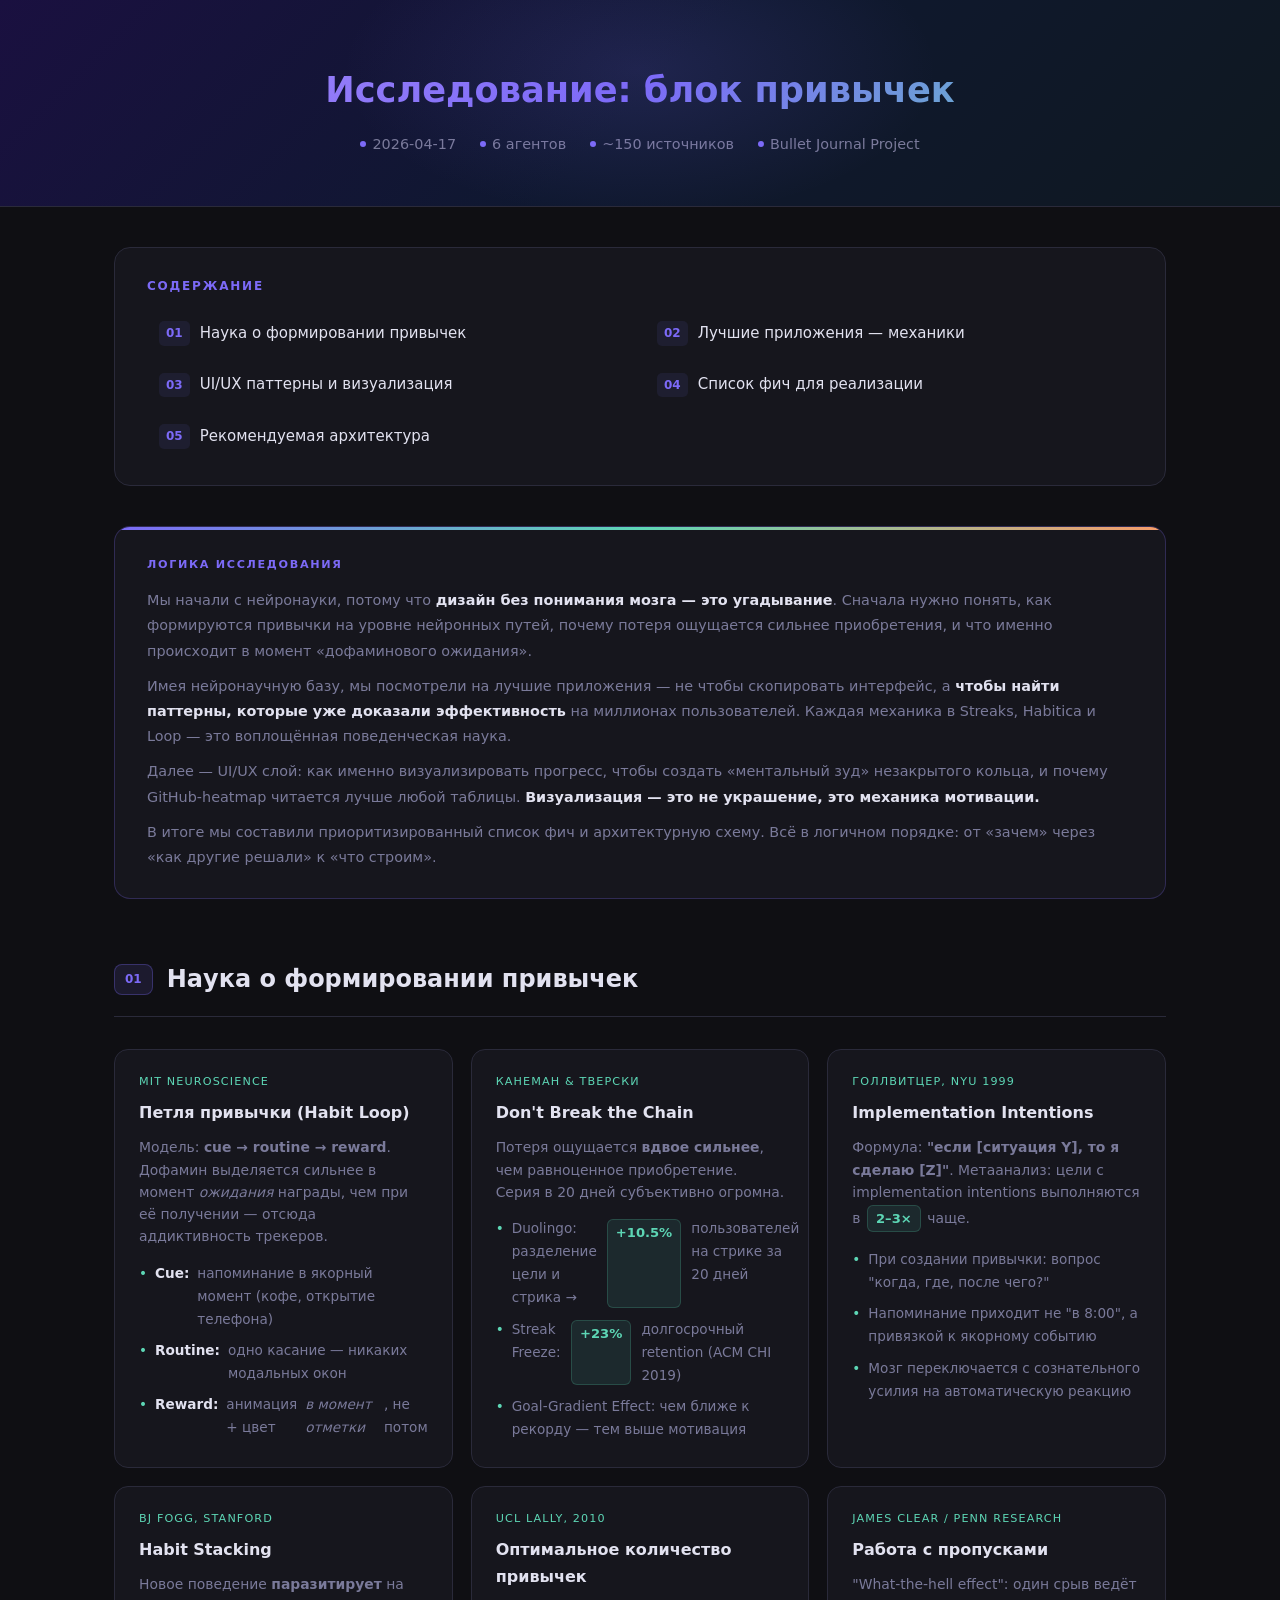
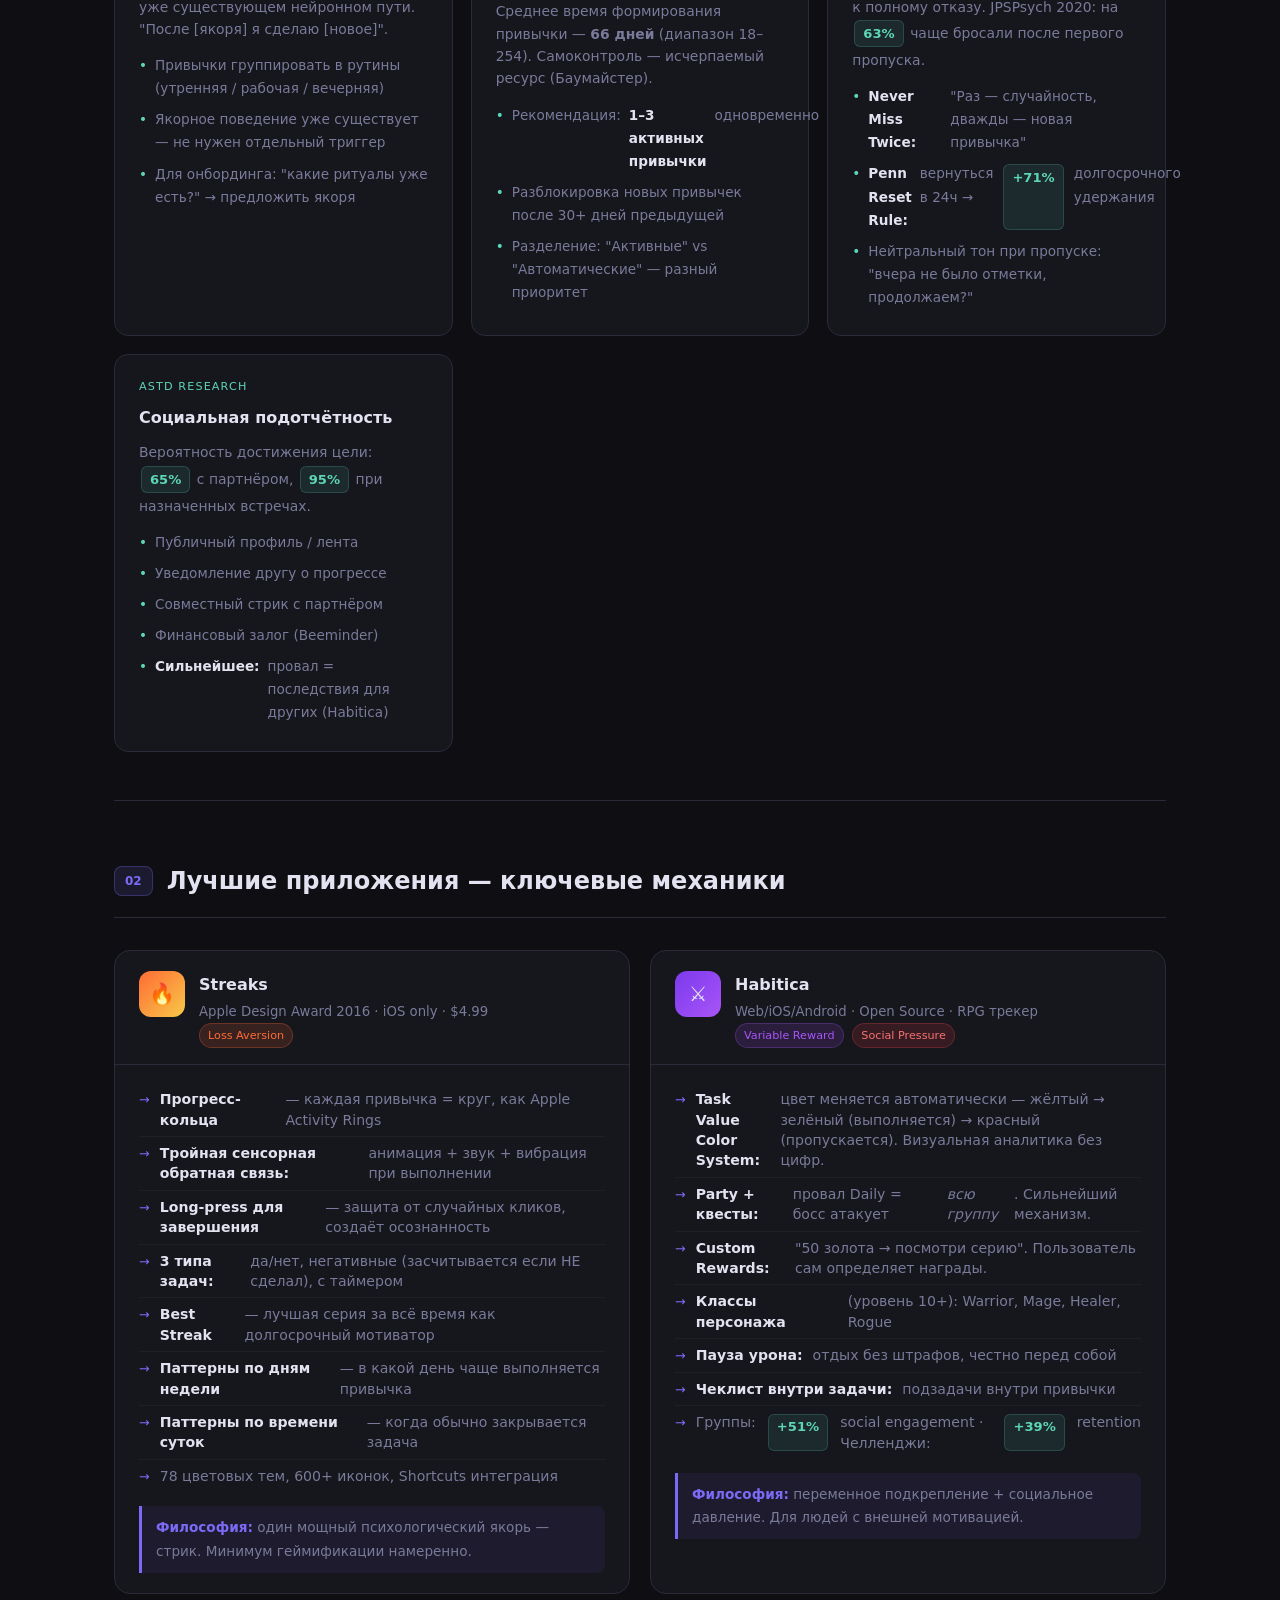
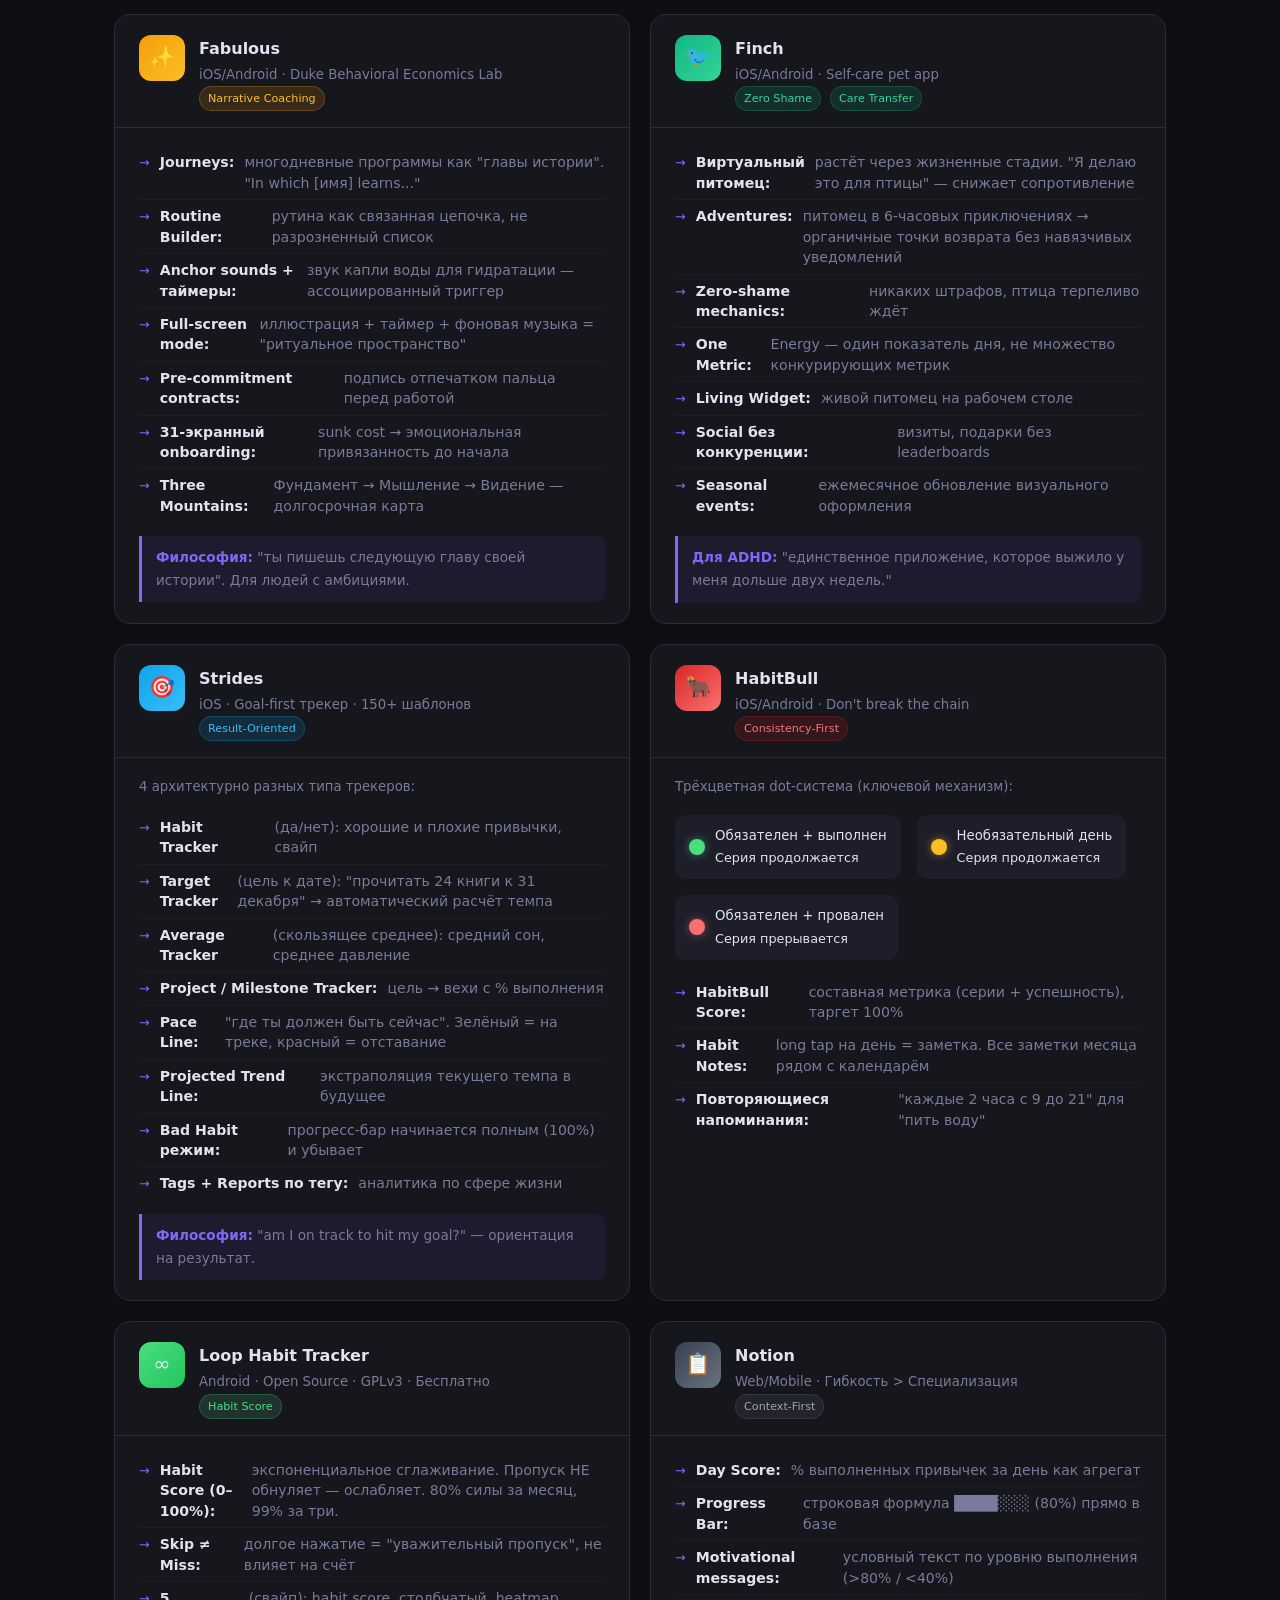
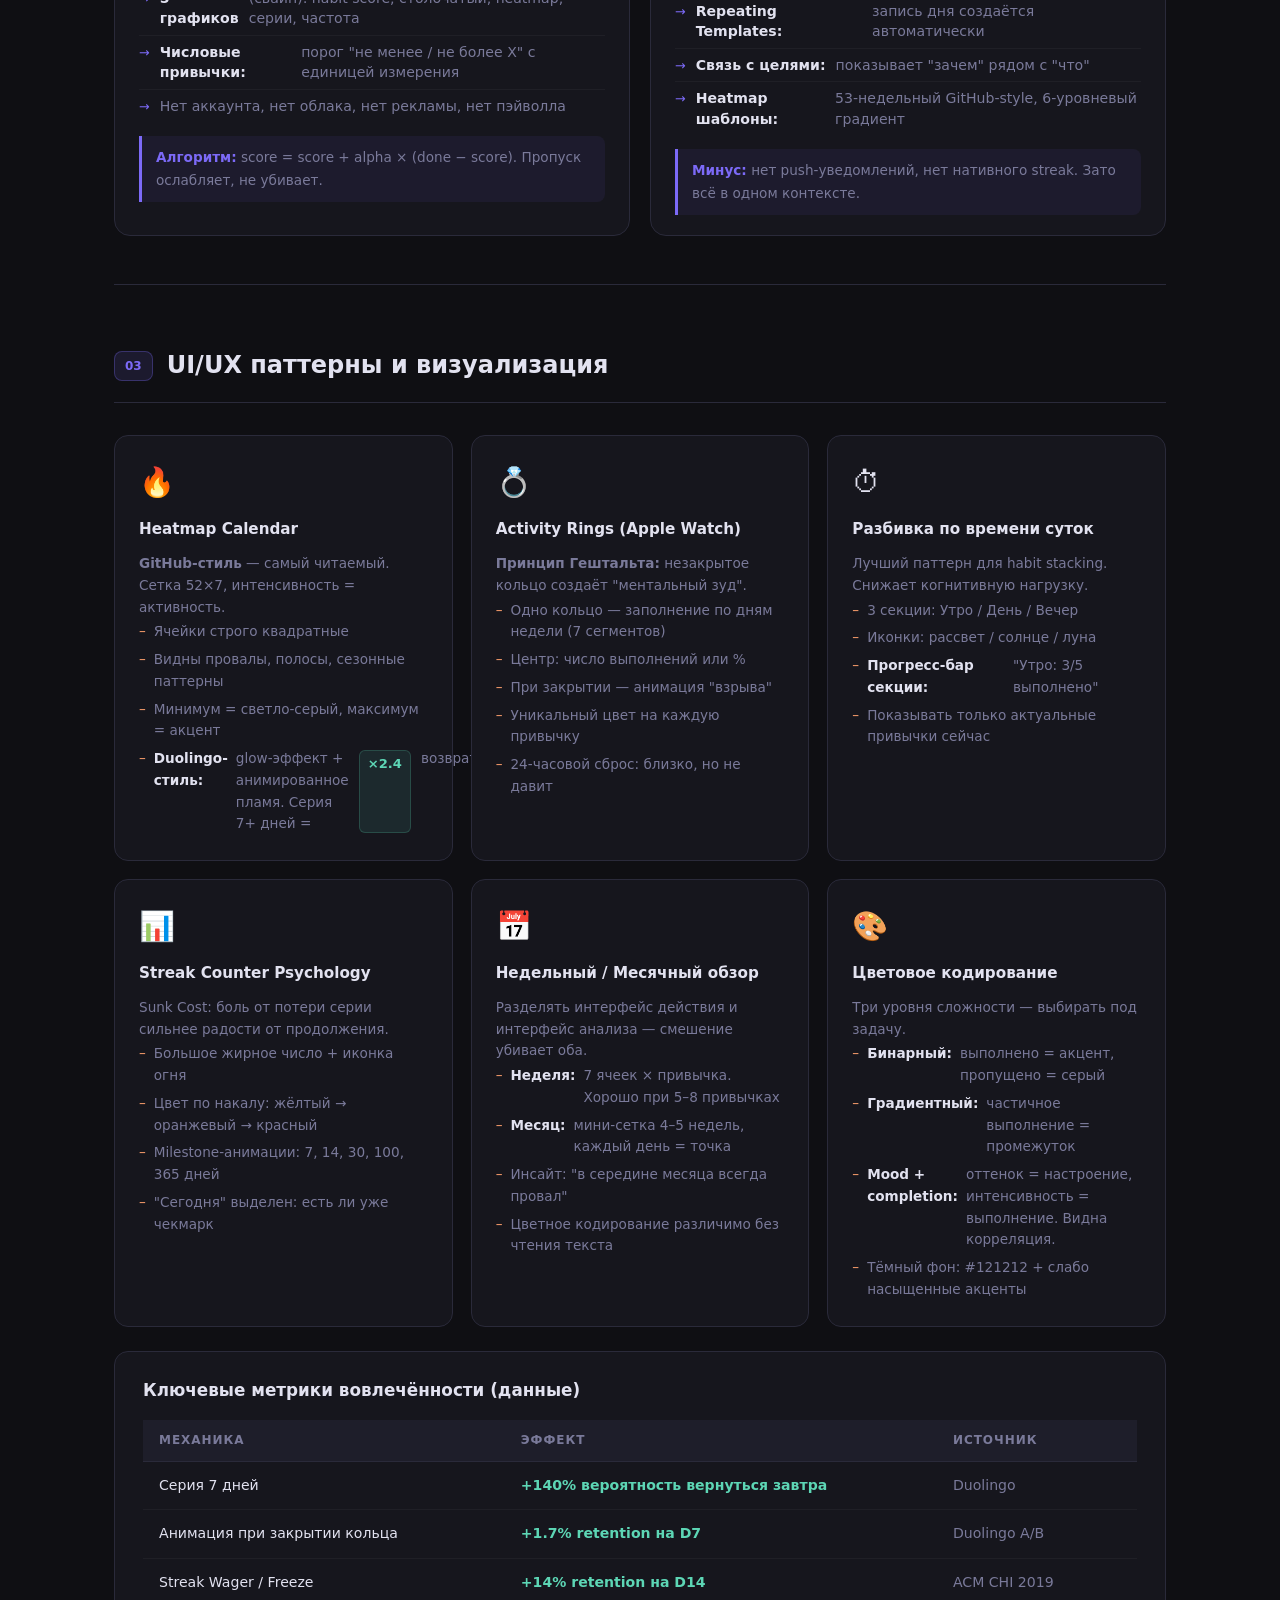
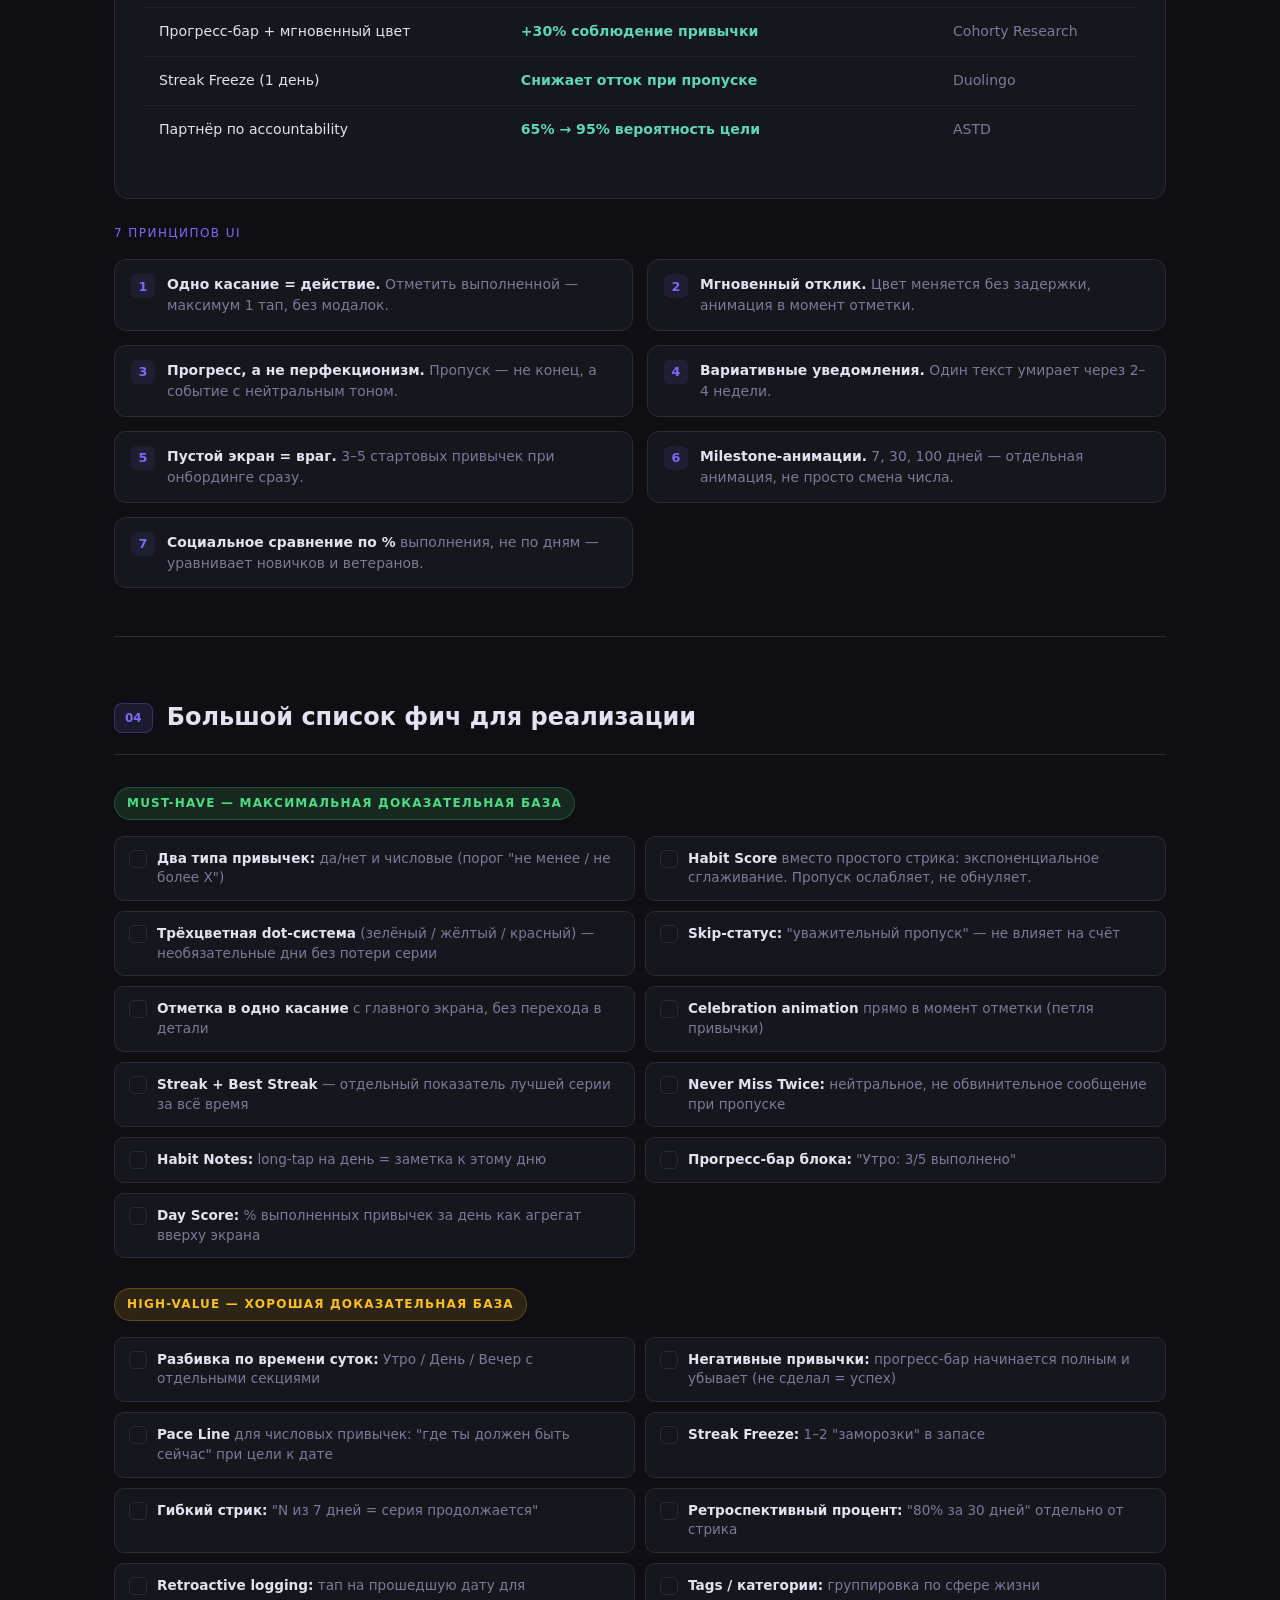
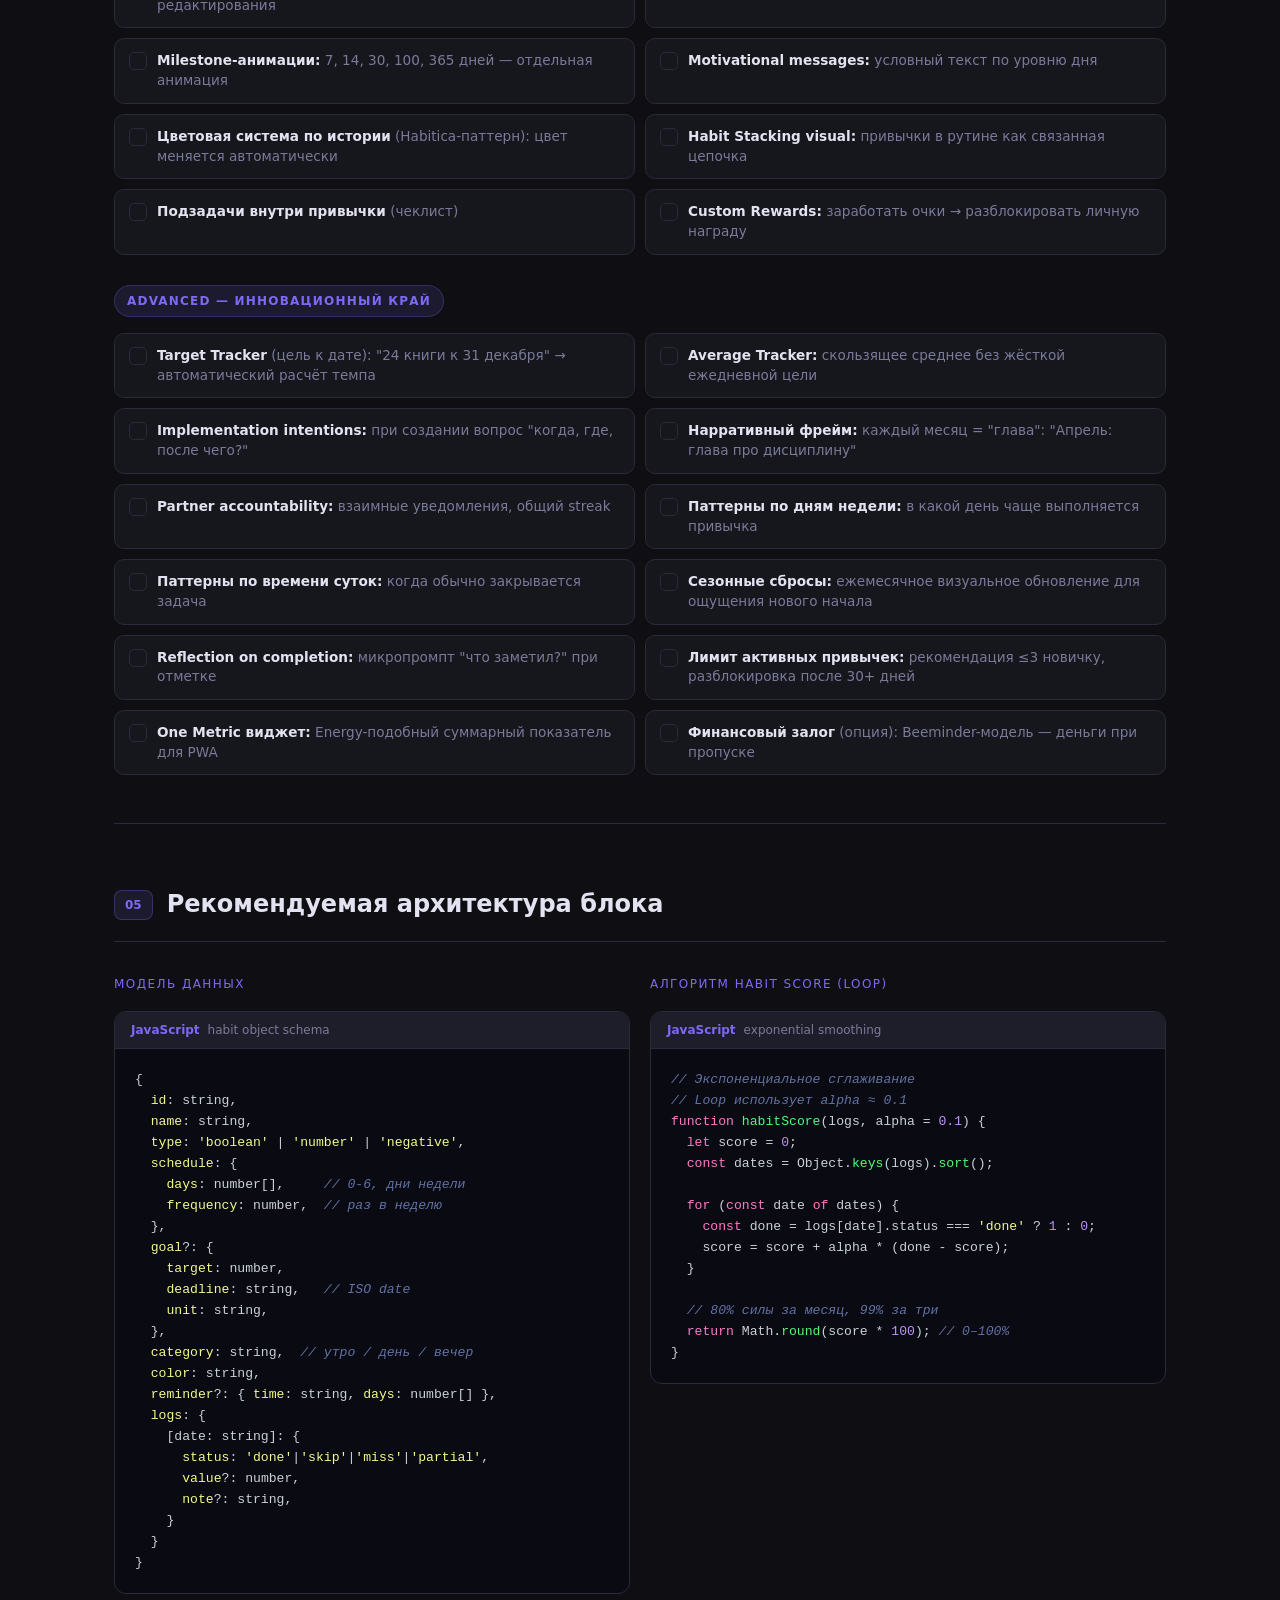
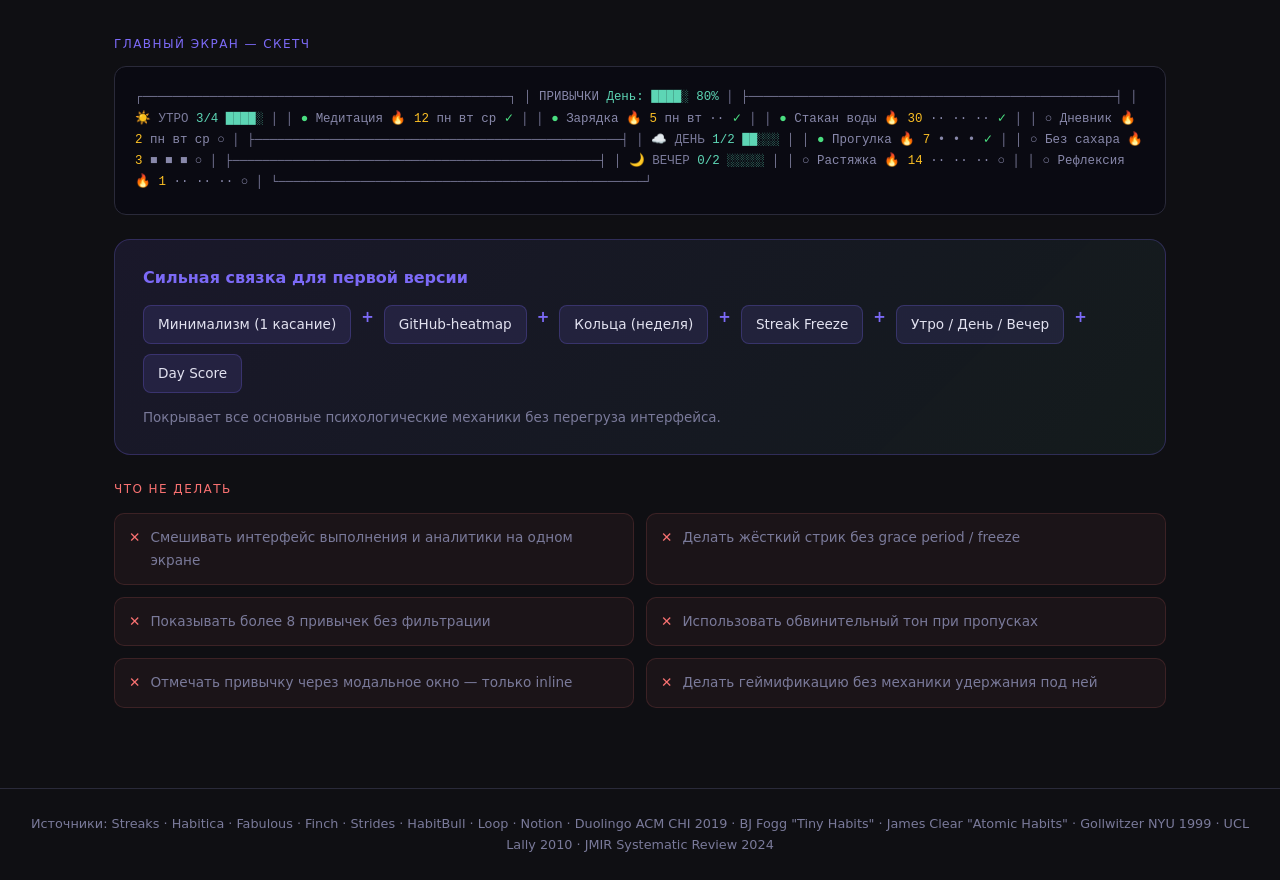
<file: habits-research.html>
<!DOCTYPE html>
<html lang="ru">
<head>
  <meta charset="UTF-8">
  <meta name="viewport" content="width=device-width, initial-scale=1.0">
  <title>Исследование: блок привычек</title>
  <style>
    :root {
      --bg: #0f0f13;
      --bg2: #16161d;
      --bg3: #1e1e2a;
      --border: #2a2a3a;
      --text: #e2e2f0;
      --text-muted: #7a7a9a;
      --accent: #7c6af7;
      --accent2: #5dd6b5;
      --accent3: #f79c6a;
      --accent4: #f76a8a;
      --green: #4ade80;
      --yellow: #fbbf24;
      --red: #f87171;
      --tag-bg: #1e1e30;
    }

    * { box-sizing: border-box; margin: 0; padding: 0; }

    body {
      background: var(--bg);
      color: var(--text);
      font-family: 'Segoe UI', system-ui, -apple-system, sans-serif;
      font-size: 15px;
      line-height: 1.7;
    }

    /* HERO */
    .hero {
      background: linear-gradient(135deg, #1a1040 0%, #0f1830 50%, #0f1820 100%);
      border-bottom: 1px solid var(--border);
      padding: 60px 40px 50px;
      text-align: center;
      position: relative;
      overflow: hidden;
    }
    .hero::before {
      content: '';
      position: absolute;
      top: -80px; left: 50%; transform: translateX(-50%);
      width: 600px; height: 300px;
      background: radial-gradient(ellipse, rgba(124,106,247,0.15) 0%, transparent 70%);
      pointer-events: none;
    }
    .hero h1 {
      font-size: 2.2rem;
      font-weight: 700;
      background: linear-gradient(135deg, #a78bfa, #7c6af7, #5dd6b5);
      -webkit-background-clip: text;
      -webkit-text-fill-color: transparent;
      background-clip: text;
      margin-bottom: 12px;
    }
    .hero .meta {
      color: var(--text-muted);
      font-size: 0.9rem;
      display: flex;
      justify-content: center;
      gap: 24px;
      flex-wrap: wrap;
    }
    .hero .meta span {
      display: flex;
      align-items: center;
      gap: 6px;
    }
    .hero .meta .dot {
      width: 6px; height: 6px;
      border-radius: 50%;
      background: var(--accent);
    }

    /* LAYOUT */
    .container {
      max-width: 1100px;
      margin: 0 auto;
      padding: 0 24px 80px;
    }

    /* TOC */
    .toc {
      background: var(--bg2);
      border: 1px solid var(--border);
      border-radius: 16px;
      padding: 28px 32px;
      margin: 40px 0;
    }
    .toc h2 {
      font-size: 0.75rem;
      text-transform: uppercase;
      letter-spacing: 0.15em;
      color: var(--accent);
      margin-bottom: 16px;
    }
    .toc ol {
      list-style: none;
      display: grid;
      grid-template-columns: 1fr 1fr;
      gap: 10px;
    }
    @media (max-width: 600px) { .toc ol { grid-template-columns: 1fr; } }
    .toc a {
      color: var(--text);
      text-decoration: none;
      display: flex;
      align-items: center;
      gap: 10px;
      padding: 8px 12px;
      border-radius: 8px;
      transition: background 0.15s;
    }
    .toc a:hover { background: var(--bg3); color: var(--accent); }
    .toc .num {
      font-size: 0.75rem;
      background: var(--tag-bg);
      color: var(--accent);
      border-radius: 5px;
      padding: 2px 7px;
      font-weight: 600;
      flex-shrink: 0;
    }

    /* SECTIONS */
    .section {
      margin-top: 60px;
    }
    .section-header {
      display: flex;
      align-items: center;
      gap: 14px;
      margin-bottom: 32px;
      padding-bottom: 16px;
      border-bottom: 1px solid var(--border);
    }
    .section-num {
      font-size: 0.75rem;
      font-weight: 700;
      color: var(--accent);
      background: rgba(124,106,247,0.12);
      border: 1px solid rgba(124,106,247,0.3);
      border-radius: 8px;
      padding: 4px 10px;
      flex-shrink: 0;
    }
    .section h2 {
      font-size: 1.5rem;
      font-weight: 700;
      color: var(--text);
    }

    /* CARDS */
    .card {
      background: var(--bg2);
      border: 1px solid var(--border);
      border-radius: 14px;
      padding: 24px 28px;
      margin-bottom: 20px;
    }
    .card h3 {
      font-size: 1.05rem;
      font-weight: 700;
      color: var(--text);
      margin-bottom: 12px;
      display: flex;
      align-items: center;
      gap: 10px;
    }
    .card h3 .badge {
      font-size: 0.7rem;
      font-weight: 600;
      padding: 2px 8px;
      border-radius: 20px;
      background: rgba(124,106,247,0.15);
      color: var(--accent);
      border: 1px solid rgba(124,106,247,0.25);
    }
    .card p { color: var(--text-muted); margin-bottom: 12px; }
    .card p:last-child { margin-bottom: 0; }
    .card strong { color: var(--text); }
    .card em { color: var(--accent2); font-style: normal; }

    /* APP GRID */
    .app-grid {
      display: grid;
      grid-template-columns: repeat(auto-fill, minmax(480px, 1fr));
      gap: 20px;
    }
    @media (max-width: 600px) { .app-grid { grid-template-columns: 1fr; } }

    .app-card {
      background: var(--bg2);
      border: 1px solid var(--border);
      border-radius: 16px;
      overflow: hidden;
    }
    .app-card-header {
      padding: 20px 24px 16px;
      border-bottom: 1px solid var(--border);
      display: flex;
      align-items: flex-start;
      gap: 14px;
    }
    .app-icon {
      width: 46px; height: 46px;
      border-radius: 12px;
      display: flex;
      align-items: center;
      justify-content: center;
      font-size: 1.3rem;
      flex-shrink: 0;
    }
    .app-card-header h3 {
      font-size: 1rem;
      font-weight: 700;
      color: var(--text);
      margin-bottom: 4px;
    }
    .app-card-header .tagline {
      font-size: 0.83rem;
      color: var(--text-muted);
      line-height: 1.4;
    }
    .app-card-header .pill {
      font-size: 0.7rem;
      padding: 2px 8px;
      border-radius: 20px;
      margin-right: 4px;
      margin-top: 2px;
      display: inline-block;
    }
    .app-body { padding: 18px 24px 20px; }
    .app-features { list-style: none; }
    .app-features li {
      display: flex;
      gap: 10px;
      padding: 6px 0;
      border-bottom: 1px solid rgba(255,255,255,0.04);
      font-size: 0.88rem;
      color: var(--text-muted);
      line-height: 1.45;
    }
    .app-features li:last-child { border-bottom: none; }
    .app-features li::before {
      content: '→';
      color: var(--accent);
      flex-shrink: 0;
      font-size: 0.8rem;
      margin-top: 2px;
    }
    .app-features li strong { color: var(--text); }
    .app-philosophy {
      margin-top: 14px;
      padding: 10px 14px;
      background: rgba(124,106,247,0.07);
      border-left: 3px solid var(--accent);
      border-radius: 0 8px 8px 0;
      font-size: 0.85rem;
      color: var(--text-muted);
    }
    .app-philosophy strong { color: var(--accent); }

    /* SCIENCE CARDS */
    .science-grid {
      display: grid;
      grid-template-columns: repeat(auto-fill, minmax(320px, 1fr));
      gap: 18px;
    }
    @media (max-width: 600px) { .science-grid { grid-template-columns: 1fr; } }

    .science-card {
      background: var(--bg2);
      border: 1px solid var(--border);
      border-radius: 14px;
      padding: 22px 24px;
    }
    .science-card .sci-label {
      font-size: 0.7rem;
      text-transform: uppercase;
      letter-spacing: 0.1em;
      color: var(--accent2);
      margin-bottom: 8px;
    }
    .science-card h3 {
      font-size: 1rem;
      font-weight: 700;
      color: var(--text);
      margin-bottom: 10px;
    }
    .science-card p {
      font-size: 0.87rem;
      color: var(--text-muted);
      line-height: 1.6;
      margin-bottom: 10px;
    }
    .science-card ul {
      list-style: none;
      font-size: 0.85rem;
    }
    .science-card ul li {
      padding: 4px 0;
      color: var(--text-muted);
      display: flex;
      gap: 8px;
    }
    .science-card ul li::before {
      content: '•';
      color: var(--accent2);
      flex-shrink: 0;
    }
    .science-card ul li strong { color: var(--text); }
    .stat-highlight {
      display: inline-block;
      background: rgba(93,214,181,0.1);
      border: 1px solid rgba(93,214,181,0.2);
      color: var(--accent2);
      font-weight: 700;
      font-size: 0.82rem;
      padding: 2px 8px;
      border-radius: 6px;
      margin: 2px 2px;
    }

    /* UX PATTERNS */
    .pattern-grid {
      display: grid;
      grid-template-columns: repeat(auto-fill, minmax(300px, 1fr));
      gap: 18px;
    }
    @media (max-width: 600px) { .pattern-grid { grid-template-columns: 1fr; } }

    .pattern-card {
      background: var(--bg2);
      border: 1px solid var(--border);
      border-radius: 14px;
      padding: 22px 24px;
    }
    .pattern-card .pattern-icon {
      font-size: 1.8rem;
      margin-bottom: 10px;
    }
    .pattern-card h3 {
      font-size: 0.95rem;
      font-weight: 700;
      color: var(--text);
      margin-bottom: 10px;
    }
    .pattern-card p, .pattern-card li {
      font-size: 0.85rem;
      color: var(--text-muted);
      line-height: 1.6;
    }
    .pattern-card ul { list-style: none; }
    .pattern-card ul li { padding: 3px 0; display: flex; gap: 8px; }
    .pattern-card ul li::before { content: '–'; color: var(--accent3); flex-shrink: 0; }
    .pattern-card ul li strong { color: var(--text); }

    /* STATS TABLE */
    .stats-table {
      width: 100%;
      border-collapse: collapse;
      margin: 20px 0;
      font-size: 0.88rem;
    }
    .stats-table th {
      background: var(--bg3);
      color: var(--text-muted);
      font-size: 0.75rem;
      text-transform: uppercase;
      letter-spacing: 0.08em;
      padding: 10px 16px;
      text-align: left;
      border-bottom: 1px solid var(--border);
    }
    .stats-table td {
      padding: 12px 16px;
      border-bottom: 1px solid rgba(255,255,255,0.04);
      color: var(--text-muted);
    }
    .stats-table td:first-child { color: var(--text); font-weight: 500; }
    .stats-table tr:last-child td { border-bottom: none; }
    .stats-table .effect { color: var(--accent2); font-weight: 600; }

    /* PRINCIPLES */
    .principles-list {
      list-style: none;
      display: grid;
      grid-template-columns: 1fr 1fr;
      gap: 14px;
    }
    @media (max-width: 600px) { .principles-list { grid-template-columns: 1fr; } }
    .principles-list li {
      background: var(--bg2);
      border: 1px solid var(--border);
      border-radius: 12px;
      padding: 14px 16px;
      display: flex;
      gap: 12px;
      font-size: 0.87rem;
    }
    .principles-list .pnum {
      font-size: 0.8rem;
      font-weight: 700;
      color: var(--accent);
      background: rgba(124,106,247,0.1);
      border-radius: 6px;
      width: 24px; height: 24px;
      display: flex; align-items: center; justify-content: center;
      flex-shrink: 0;
    }
    .principles-list .ptext { color: var(--text-muted); line-height: 1.5; }
    .principles-list .ptext strong { color: var(--text); }

    /* FEATURES CHECKLIST */
    .feat-tier {
      margin-bottom: 30px;
    }
    .feat-tier-label {
      display: inline-flex;
      align-items: center;
      gap: 8px;
      font-size: 0.75rem;
      font-weight: 700;
      text-transform: uppercase;
      letter-spacing: 0.1em;
      padding: 5px 12px;
      border-radius: 20px;
      margin-bottom: 16px;
    }
    .tier-must { background: rgba(74,222,128,0.12); color: var(--green); border: 1px solid rgba(74,222,128,0.25); }
    .tier-high { background: rgba(251,191,36,0.12); color: var(--yellow); border: 1px solid rgba(251,191,36,0.25); }
    .tier-advanced { background: rgba(124,106,247,0.12); color: var(--accent); border: 1px solid rgba(124,106,247,0.25); }

    .feat-list {
      display: grid;
      grid-template-columns: 1fr 1fr;
      gap: 10px;
      list-style: none;
    }
    @media (max-width: 600px) { .feat-list { grid-template-columns: 1fr; } }
    .feat-list li {
      background: var(--bg2);
      border: 1px solid var(--border);
      border-radius: 10px;
      padding: 12px 14px;
      display: flex;
      gap: 10px;
      align-items: flex-start;
      font-size: 0.85rem;
    }
    .feat-list .check {
      width: 18px; height: 18px;
      border-radius: 5px;
      border: 1.5px solid var(--border);
      flex-shrink: 0;
      margin-top: 1px;
    }
    .feat-list .feat-text { color: var(--text-muted); line-height: 1.45; }
    .feat-list .feat-text strong { color: var(--text); }

    /* CODE BLOCK */
    .code-block {
      background: #0a0a12;
      border: 1px solid var(--border);
      border-radius: 12px;
      overflow: hidden;
      margin: 16px 0;
    }
    .code-header {
      background: var(--bg3);
      padding: 8px 16px;
      font-size: 0.75rem;
      color: var(--text-muted);
      border-bottom: 1px solid var(--border);
      display: flex;
      align-items: center;
      gap: 8px;
    }
    .code-header .lang { color: var(--accent); font-weight: 600; }
    pre {
      padding: 20px;
      overflow-x: auto;
      font-size: 0.82rem;
      line-height: 1.6;
    }
    code {
      font-family: 'JetBrains Mono', 'Fira Code', 'Cascadia Code', Consolas, monospace;
      color: #c9d1d9;
    }
    .kw { color: #ff79c6; }
    .fn { color: #50fa7b; }
    .str { color: #f1fa8c; }
    .cm { color: #6272a4; font-style: italic; }
    .num { color: #bd93f9; }

    /* DOT SYSTEM */
    .dot-system {
      display: flex;
      gap: 16px;
      margin: 16px 0;
      flex-wrap: wrap;
    }
    .dot-item {
      display: flex;
      align-items: center;
      gap: 10px;
      background: var(--bg3);
      border-radius: 10px;
      padding: 10px 14px;
      font-size: 0.85rem;
    }
    .dot-circle {
      width: 16px; height: 16px;
      border-radius: 50%;
      flex-shrink: 0;
    }
    .dot-circle.green { background: var(--green); box-shadow: 0 0 8px rgba(74,222,128,0.5); }
    .dot-circle.yellow { background: var(--yellow); box-shadow: 0 0 8px rgba(251,191,36,0.5); }
    .dot-circle.red { background: var(--red); box-shadow: 0 0 8px rgba(248,113,113,0.5); }
    .dot-item .dot-desc { color: var(--text-muted); }
    .dot-item .dot-result { color: var(--text); font-weight: 500; font-size: 0.8rem; }

    /* ARCHITECTURE */
    .arch-grid {
      display: grid;
      grid-template-columns: 1fr 1fr;
      gap: 20px;
    }
    @media (max-width: 700px) { .arch-grid { grid-template-columns: 1fr; } }

    /* DONT LIST */
    .dont-list {
      list-style: none;
      display: grid;
      grid-template-columns: 1fr 1fr;
      gap: 12px;
    }
    @media (max-width: 600px) { .dont-list { grid-template-columns: 1fr; } }
    .dont-list li {
      background: rgba(248,113,113,0.05);
      border: 1px solid rgba(248,113,113,0.15);
      border-radius: 10px;
      padding: 12px 14px;
      font-size: 0.85rem;
      color: var(--text-muted);
      display: flex;
      gap: 10px;
    }
    .dont-list li::before {
      content: '✕';
      color: var(--red);
      flex-shrink: 0;
      font-weight: 700;
    }

    /* POWER COMBO */
    .power-combo {
      background: linear-gradient(135deg, rgba(124,106,247,0.1), rgba(93,214,181,0.06));
      border: 1px solid rgba(124,106,247,0.25);
      border-radius: 16px;
      padding: 24px 28px;
      margin-top: 24px;
    }
    .power-combo h3 {
      font-size: 1rem;
      font-weight: 700;
      color: var(--accent);
      margin-bottom: 14px;
    }
    .power-tags {
      display: flex;
      flex-wrap: wrap;
      gap: 10px;
    }
    .power-tags .ptag {
      background: rgba(124,106,247,0.12);
      border: 1px solid rgba(124,106,247,0.25);
      color: var(--text);
      padding: 7px 14px;
      border-radius: 8px;
      font-size: 0.85rem;
      display: flex;
      align-items: center;
      gap: 6px;
    }
    .power-tags .plus {
      color: var(--accent);
      font-weight: 700;
    }

    /* WIREFRAME */
    .wireframe {
      background: #0a0a12;
      border: 1px solid var(--border);
      border-radius: 12px;
      padding: 20px;
      font-family: 'JetBrains Mono', Consolas, monospace;
      font-size: 0.78rem;
      color: #8888aa;
      line-height: 1.7;
      overflow-x: auto;
    }
    .wireframe .wh { color: var(--text-muted); }
    .wireframe .wa { color: var(--accent2); }
    .wireframe .wg { color: var(--green); }
    .wireframe .wy { color: var(--yellow); }

    /* DIVIDER */
    .divider {
      height: 1px;
      background: var(--border);
      margin: 48px 0;
    }

    /* FOOTER */
    footer {
      border-top: 1px solid var(--border);
      padding: 24px;
      text-align: center;
      color: var(--text-muted);
      font-size: 0.8rem;
    }
    footer a { color: var(--accent); text-decoration: none; }

    /* Util */
    .mt-16 { margin-top: 16px; }
    .mt-24 { margin-top: 24px; }
    .mb-16 { margin-bottom: 16px; }
    .text-muted { color: var(--text-muted); font-size: 0.87rem; }

    /* NARRATIVE BRIDGE */
    .narrative-bridge {
      background: linear-gradient(135deg, rgba(124,106,247,0.05), rgba(93,214,181,0.03));
      border-left: 3px solid var(--accent);
      border-radius: 0 12px 12px 0;
      padding: 16px 22px;
      margin-bottom: 28px;
      font-size: 0.9rem;
      color: var(--text-muted);
      line-height: 1.7;
    }
    .narrative-bridge strong { color: var(--text); }

    /* LOGIC BLOCK */
    .logic-block {
      background: var(--bg2);
      border: 1px solid rgba(124,106,247,0.25);
      border-radius: 16px;
      padding: 28px 32px;
      margin: 32px 0 40px;
      position: relative;
      overflow: hidden;
    }
    .logic-block::before {
      content: '';
      position: absolute;
      top: 0; left: 0; right: 0; height: 3px;
      background: linear-gradient(90deg, var(--accent), var(--accent2), var(--accent3));
    }
    .logic-block h3 {
      font-size: 0.7rem;
      text-transform: uppercase;
      letter-spacing: 0.15em;
      color: var(--accent);
      margin-bottom: 14px;
    }
    .logic-block p {
      font-size: 0.9rem;
      color: var(--text-muted);
      line-height: 1.75;
      margin-bottom: 10px;
    }
    .logic-block p:last-child { margin-bottom: 0; }
    .logic-block strong { color: var(--text); }

    /* SVG DIAGRAMS */
    .svg-wrap {
      display: flex;
      justify-content: center;
      margin: 28px 0;
    }
    .svg-label {
      font-size: 0.7rem;
      text-transform: uppercase;
      letter-spacing: 0.12em;
      color: var(--text-muted);
      text-align: center;
      margin-top: 10px;
      margin-bottom: 24px;
    }
    .svg-row {
      display: flex;
      gap: 32px;
      justify-content: center;
      flex-wrap: wrap;
      margin: 28px 0;
      align-items: flex-start;
    }
    .svg-col {
      display: flex;
      flex-direction: column;
      align-items: center;
    }

    /* PHONE MOCKUP */
    .phone-mockup-wrap {
      display: flex;
      justify-content: center;
      margin: 32px 0 16px;
    }
    .phone-mockup {
      width: 260px;
      height: 520px;
      background: #0a0a12;
      border-radius: 36px;
      border: 2px solid var(--border);
      overflow: hidden;
      position: relative;
      box-shadow: 0 24px 64px rgba(0,0,0,0.6), 0 0 0 1px rgba(255,255,255,0.04);
      flex-shrink: 0;
    }
    .phone-notch {
      width: 80px; height: 22px;
      background: #0a0a12;
      border-radius: 0 0 14px 14px;
      margin: 0 auto;
      position: relative;
      z-index: 2;
    }
    .phone-screen {
      width: 100%; height: calc(100% - 22px);
      overflow: hidden;
    }
    .phones-row {
      display: grid;
      grid-template-columns: repeat(2, 1fr);
      gap: 24px;
      margin: 32px 0;
    }
    @media (max-width: 640px) { .phones-row { grid-template-columns: 1fr; } }
    .phone-card {
      display: flex;
      flex-direction: column;
      align-items: center;
    }
    .phone-card-label {
      font-size: 0.78rem;
      color: var(--text-muted);
      text-align: center;
      margin-top: 12px;
    }
    .phone-card-label strong { color: var(--text); display: block; margin-bottom: 2px; }
  </style>
</head>
<body>

<!-- HERO -->
<div class="hero">
  <h1>Исследование: блок привычек</h1>
  <div class="meta">
    <span><span class="dot"></span>2026-04-17</span>
    <span><span class="dot"></span>6 агентов</span>
    <span><span class="dot"></span>~150 источников</span>
    <span><span class="dot"></span>Bullet Journal Project</span>
  </div>
</div>

<div class="container">

  <!-- TOC -->
  <nav class="toc">
    <h2>Содержание</h2>
    <ol>
      <li><a href="#science"><span class="num">01</span>Наука о формировании привычек</a></li>
      <li><a href="#apps"><span class="num">02</span>Лучшие приложения — механики</a></li>
      <li><a href="#ux"><span class="num">03</span>UI/UX паттерны и визуализация</a></li>
      <li><a href="#features"><span class="num">04</span>Список фич для реализации</a></li>
      <li><a href="#arch"><span class="num">05</span>Рекомендуемая архитектура</a></li>
    </ol>
  </nav>

  <!-- LOGIC OF RESEARCH -->
  <div class="logic-block">
    <h3>Логика исследования</h3>
    <p>Мы начали с нейронауки, потому что <strong>дизайн без понимания мозга — это угадывание</strong>. Сначала нужно понять, как формируются привычки на уровне нейронных путей, почему потеря ощущается сильнее приобретения, и что именно происходит в момент «дофаминового ожидания».</p>
    <p>Имея нейронаучную базу, мы посмотрели на лучшие приложения — не чтобы скопировать интерфейс, а <strong>чтобы найти паттерны, которые уже доказали эффективность</strong> на миллионах пользователей. Каждая механика в Streaks, Habitica и Loop — это воплощённая поведенческая наука.</p>
    <p>Далее — UI/UX слой: как именно визуализировать прогресс, чтобы создать «ментальный зуд» незакрытого кольца, и почему GitHub-heatmap читается лучше любой таблицы. <strong>Визуализация — это не украшение, это механика мотивации.</strong></p>
    <p>В итоге мы составили приоритизированный список фич и архитектурную схему. Всё в логичном порядке: от «зачем» через «как другие решали» к «что строим».</p>
  </div>

  <!-- ===== SECTION 1: SCIENCE ===== -->
  <section class="section" id="science">
    <div class="section-header">
      <span class="section-num">01</span>
      <h2>Наука о формировании привычек</h2>
    </div>

    <div class="science-grid">

      <div class="science-card">
        <div class="sci-label">MIT Neuroscience</div>
        <h3>Петля привычки (Habit Loop)</h3>
        <p>Модель: <strong>cue → routine → reward</strong>. Дофамин выделяется сильнее в момент <em>ожидания</em> награды, чем при её получении — отсюда аддиктивность трекеров.</p>
        <ul>
          <li><strong>Cue:</strong> напоминание в якорный момент (кофе, открытие телефона)</li>
          <li><strong>Routine:</strong> одно касание — никаких модальных окон</li>
          <li><strong>Reward:</strong> анимация + цвет <em>в момент отметки</em>, не потом</li>
        </ul>
      </div>

      <div class="science-card">
        <div class="sci-label">Канеман & Тверски</div>
        <h3>Don't Break the Chain</h3>
        <p>Потеря ощущается <strong>вдвое сильнее</strong>, чем равноценное приобретение. Серия в 20 дней субъективно огромна.</p>
        <ul>
          <li>Duolingo: разделение цели и стрика → <span class="stat-highlight">+10.5%</span> пользователей на стрике за 20 дней</li>
          <li>Streak Freeze: <span class="stat-highlight">+23%</span> долгосрочный retention (ACM CHI 2019)</li>
          <li>Goal-Gradient Effect: чем ближе к рекорду — тем выше мотивация</li>
        </ul>
      </div>

      <div class="science-card">
        <div class="sci-label">Голлвитцер, NYU 1999</div>
        <h3>Implementation Intentions</h3>
        <p>Формула: <strong>"если [ситуация Y], то я сделаю [Z]"</strong>. Метаанализ: цели с implementation intentions выполняются в <span class="stat-highlight">2–3×</span> чаще.</p>
        <ul>
          <li>При создании привычки: вопрос "когда, где, после чего?"</li>
          <li>Напоминание приходит не "в 8:00", а привязкой к якорному событию</li>
          <li>Мозг переключается с сознательного усилия на автоматическую реакцию</li>
        </ul>
      </div>

      <div class="science-card">
        <div class="sci-label">BJ Fogg, Stanford</div>
        <h3>Habit Stacking</h3>
        <p>Новое поведение <strong>паразитирует</strong> на уже существующем нейронном пути. "После [якоря] я сделаю [новое]".</p>
        <ul>
          <li>Привычки группировать в рутины (утренняя / рабочая / вечерняя)</li>
          <li>Якорное поведение уже существует — не нужен отдельный триггер</li>
          <li>Для онбординга: "какие ритуалы уже есть?" → предложить якоря</li>
        </ul>
      </div>

      <div class="science-card">
        <div class="sci-label">UCL Lally, 2010</div>
        <h3>Оптимальное количество привычек</h3>
        <p>Среднее время формирования привычки — <strong>66 дней</strong> (диапазон 18–254). Самоконтроль — исчерпаемый ресурс (Баумайстер).</p>
        <ul>
          <li>Рекомендация: <strong>1–3 активных привычки</strong> одновременно</li>
          <li>Разблокировка новых привычек после 30+ дней предыдущей</li>
          <li>Разделение: "Активные" vs "Автоматические" — разный приоритет</li>
        </ul>
      </div>

      <div class="science-card">
        <div class="sci-label">James Clear / Penn Research</div>
        <h3>Работа с пропусками</h3>
        <p>"What-the-hell effect": один срыв ведёт к полному отказу. JPSPsych 2020: на <span class="stat-highlight">63%</span> чаще бросали после первого пропуска.</p>
        <ul>
          <li><strong>Never Miss Twice:</strong> "Раз — случайность, дважды — новая привычка"</li>
          <li><strong>Penn Reset Rule:</strong> вернуться в 24ч → <span class="stat-highlight">+71%</span> долгосрочного удержания</li>
          <li>Нейтральный тон при пропуске: "вчера не было отметки, продолжаем?"</li>
        </ul>
      </div>

      <div class="science-card">
        <div class="sci-label">ASTD Research</div>
        <h3>Социальная подотчётность</h3>
        <p>Вероятность достижения цели: <span class="stat-highlight">65%</span> с партнёром, <span class="stat-highlight">95%</span> при назначенных встречах.</p>
        <ul>
          <li>Публичный профиль / лента</li>
          <li>Уведомление другу о прогрессе</li>
          <li>Совместный стрик с партнёром</li>
          <li>Финансовый залог (Beeminder)</li>
          <li><strong>Сильнейшее:</strong> провал = последствия для других (Habitica)</li>
        </ul>
      </div>

    </div>
  </section>

  <div class="divider"></div>

  <!-- ===== SECTION 2: APPS ===== -->
  <section class="section" id="apps">
    <div class="section-header">
      <span class="section-num">02</span>
      <h2>Лучшие приложения — ключевые механики</h2>
    </div>

    <div class="app-grid">

      <!-- Streaks -->
      <div class="app-card">
        <div class="app-card-header">
          <div class="app-icon" style="background: linear-gradient(135deg,#ff6b35,#f7c948);">🔥</div>
          <div>
            <h3>Streaks</h3>
            <div class="tagline">Apple Design Award 2016 · iOS only · $4.99</div>
            <span class="pill" style="background:rgba(255,107,53,0.15);color:#ff6b35;border:1px solid rgba(255,107,53,0.25)">Loss Aversion</span>
          </div>
        </div>
        <div class="app-body">
          <ul class="app-features">
            <li><strong>Прогресс-кольца</strong> — каждая привычка = круг, как Apple Activity Rings</li>
            <li><strong>Тройная сенсорная обратная связь:</strong> анимация + звук + вибрация при выполнении</li>
            <li><strong>Long-press для завершения</strong> — защита от случайных кликов, создаёт осознанность</li>
            <li><strong>3 типа задач:</strong> да/нет, негативные (засчитывается если НЕ сделал), с таймером</li>
            <li><strong>Best Streak</strong> — лучшая серия за всё время как долгосрочный мотиватор</li>
            <li><strong>Паттерны по дням недели</strong> — в какой день чаще выполняется привычка</li>
            <li><strong>Паттерны по времени суток</strong> — когда обычно закрывается задача</li>
            <li>78 цветовых тем, 600+ иконок, Shortcuts интеграция</li>
          </ul>
          <div class="app-philosophy"><strong>Философия:</strong> один мощный психологический якорь — стрик. Минимум геймификации намеренно.</div>
        </div>
      </div>

      <!-- Habitica -->
      <div class="app-card">
        <div class="app-card-header">
          <div class="app-icon" style="background: linear-gradient(135deg,#7c3aed,#a855f7);">⚔️</div>
          <div>
            <h3>Habitica</h3>
            <div class="tagline">Web/iOS/Android · Open Source · RPG трекер</div>
            <span class="pill" style="background:rgba(168,85,247,0.15);color:#a855f7;border:1px solid rgba(168,85,247,0.25)">Variable Reward</span>
            <span class="pill" style="background:rgba(239,68,68,0.15);color:#f87171;border:1px solid rgba(239,68,68,0.25)">Social Pressure</span>
          </div>
        </div>
        <div class="app-body">
          <ul class="app-features">
            <li><strong>Task Value Color System:</strong> цвет меняется автоматически — жёлтый → зелёный (выполняется) → красный (пропускается). Визуальная аналитика без цифр.</li>
            <li><strong>Party + квесты:</strong> провал Daily = босс атакует <em>всю группу</em>. Сильнейший механизм.</li>
            <li><strong>Custom Rewards:</strong> "50 золота → посмотри серию". Пользователь сам определяет награды.</li>
            <li><strong>Классы персонажа</strong> (уровень 10+): Warrior, Mage, Healer, Rogue</li>
            <li><strong>Пауза урона:</strong> отдых без штрафов, честно перед собой</li>
            <li><strong>Чеклист внутри задачи:</strong> подзадачи внутри привычки</li>
            <li>Группы: <span class="stat-highlight">+51%</span> social engagement · Челленджи: <span class="stat-highlight">+39%</span> retention</li>
          </ul>
          <div class="app-philosophy"><strong>Философия:</strong> переменное подкрепление + социальное давление. Для людей с внешней мотивацией.</div>
        </div>
      </div>

      <!-- Fabulous -->
      <div class="app-card">
        <div class="app-card-header">
          <div class="app-icon" style="background: linear-gradient(135deg,#f59e0b,#fbbf24);">✨</div>
          <div>
            <h3>Fabulous</h3>
            <div class="tagline">iOS/Android · Duke Behavioral Economics Lab</div>
            <span class="pill" style="background:rgba(245,158,11,0.15);color:#fbbf24;border:1px solid rgba(245,158,11,0.25)">Narrative Coaching</span>
          </div>
        </div>
        <div class="app-body">
          <ul class="app-features">
            <li><strong>Journeys:</strong> многодневные программы как "главы истории". "In which [имя] learns..."</li>
            <li><strong>Routine Builder:</strong> рутина как связанная цепочка, не разрозненный список</li>
            <li><strong>Anchor sounds + таймеры:</strong> звук капли воды для гидратации — ассоциированный триггер</li>
            <li><strong>Full-screen mode:</strong> иллюстрация + таймер + фоновая музыка = "ритуальное пространство"</li>
            <li><strong>Pre-commitment contracts:</strong> подпись отпечатком пальца перед работой</li>
            <li><strong>31-экранный onboarding:</strong> sunk cost → эмоциональная привязанность до начала</li>
            <li><strong>Three Mountains:</strong> Фундамент → Мышление → Видение — долгосрочная карта</li>
          </ul>
          <div class="app-philosophy"><strong>Философия:</strong> "ты пишешь следующую главу своей истории". Для людей с амбициями.</div>
        </div>
      </div>

      <!-- Finch -->
      <div class="app-card">
        <div class="app-card-header">
          <div class="app-icon" style="background: linear-gradient(135deg,#10b981,#34d399);">🐦</div>
          <div>
            <h3>Finch</h3>
            <div class="tagline">iOS/Android · Self-care pet app</div>
            <span class="pill" style="background:rgba(16,185,129,0.15);color:#34d399;border:1px solid rgba(16,185,129,0.25)">Zero Shame</span>
            <span class="pill" style="background:rgba(16,185,129,0.15);color:#34d399;border:1px solid rgba(16,185,129,0.25)">Care Transfer</span>
          </div>
        </div>
        <div class="app-body">
          <ul class="app-features">
            <li><strong>Виртуальный питомец:</strong> растёт через жизненные стадии. "Я делаю это для птицы" — снижает сопротивление</li>
            <li><strong>Adventures:</strong> питомец в 6-часовых приключениях → органичные точки возврата без навязчивых уведомлений</li>
            <li><strong>Zero-shame mechanics:</strong> никаких штрафов, птица терпеливо ждёт</li>
            <li><strong>One Metric:</strong> Energy — один показатель дня, не множество конкурирующих метрик</li>
            <li><strong>Living Widget:</strong> живой питомец на рабочем столе</li>
            <li><strong>Social без конкуренции:</strong> визиты, подарки без leaderboards</li>
            <li><strong>Seasonal events:</strong> ежемесячное обновление визуального оформления</li>
          </ul>
          <div class="app-philosophy"><strong>Для ADHD:</strong> "единственное приложение, которое выжило у меня дольше двух недель."</div>
        </div>
      </div>

      <!-- Strides -->
      <div class="app-card">
        <div class="app-card-header">
          <div class="app-icon" style="background: linear-gradient(135deg,#0ea5e9,#38bdf8);">🎯</div>
          <div>
            <h3>Strides</h3>
            <div class="tagline">iOS · Goal-first трекер · 150+ шаблонов</div>
            <span class="pill" style="background:rgba(14,165,233,0.15);color:#38bdf8;border:1px solid rgba(14,165,233,0.25)">Result-Oriented</span>
          </div>
        </div>
        <div class="app-body">
          <p style="font-size:0.83rem;color:var(--text-muted);margin-bottom:12px;">4 архитектурно разных типа трекеров:</p>
          <ul class="app-features">
            <li><strong>Habit Tracker</strong> (да/нет): хорошие и плохие привычки, свайп</li>
            <li><strong>Target Tracker</strong> (цель к дате): "прочитать 24 книги к 31 декабря" → автоматический расчёт темпа</li>
            <li><strong>Average Tracker</strong> (скользящее среднее): средний сон, среднее давление</li>
            <li><strong>Project / Milestone Tracker:</strong> цель → вехи с % выполнения</li>
            <li><strong>Pace Line:</strong> "где ты должен быть сейчас". Зелёный = на треке, красный = отставание</li>
            <li><strong>Projected Trend Line:</strong> экстраполяция текущего темпа в будущее</li>
            <li><strong>Bad Habit режим:</strong> прогресс-бар начинается полным (100%) и убывает</li>
            <li><strong>Tags + Reports по тегу:</strong> аналитика по сфере жизни</li>
          </ul>
          <div class="app-philosophy"><strong>Философия:</strong> "am I on track to hit my goal?" — ориентация на результат.</div>
        </div>
      </div>

      <!-- HabitBull -->
      <div class="app-card">
        <div class="app-card-header">
          <div class="app-icon" style="background: linear-gradient(135deg,#dc2626,#f87171);">🐂</div>
          <div>
            <h3>HabitBull</h3>
            <div class="tagline">iOS/Android · Don't break the chain</div>
            <span class="pill" style="background:rgba(220,38,38,0.15);color:#f87171;border:1px solid rgba(220,38,38,0.25)">Consistency-First</span>
          </div>
        </div>
        <div class="app-body">
          <p style="font-size:0.83rem;color:var(--text-muted);margin-bottom:10px;">Трёхцветная dot-система (ключевой механизм):</p>
          <div class="dot-system">
            <div class="dot-item"><div class="dot-circle green"></div><div><div style="font-size:0.83rem;color:var(--text)">Обязателен + выполнен</div><div class="dot-result">Серия продолжается</div></div></div>
            <div class="dot-item"><div class="dot-circle yellow"></div><div><div style="font-size:0.83rem;color:var(--text)">Необязательный день</div><div class="dot-result">Серия продолжается</div></div></div>
            <div class="dot-item"><div class="dot-circle red"></div><div><div style="font-size:0.83rem;color:var(--text)">Обязателен + провален</div><div class="dot-result">Серия прерывается</div></div></div>
          </div>
          <ul class="app-features mt-16">
            <li><strong>HabitBull Score:</strong> составная метрика (серии + успешность), таргет 100%</li>
            <li><strong>Habit Notes:</strong> long tap на день = заметка. Все заметки месяца рядом с календарём</li>
            <li><strong>Повторяющиеся напоминания:</strong> "каждые 2 часа с 9 до 21" для "пить воду"</li>
          </ul>
        </div>
      </div>

      <!-- Loop -->
      <div class="app-card">
        <div class="app-card-header">
          <div class="app-icon" style="background: linear-gradient(135deg,#4ade80,#22c55e);">∞</div>
          <div>
            <h3>Loop Habit Tracker</h3>
            <div class="tagline">Android · Open Source · GPLv3 · Бесплатно</div>
            <span class="pill" style="background:rgba(74,222,128,0.15);color:#4ade80;border:1px solid rgba(74,222,128,0.25)">Habit Score</span>
          </div>
        </div>
        <div class="app-body">
          <ul class="app-features">
            <li><strong>Habit Score (0–100%):</strong> экспоненциальное сглаживание. Пропуск НЕ обнуляет — ослабляет. 80% силы за месяц, 99% за три.</li>
            <li><strong>Skip ≠ Miss:</strong> долгое нажатие = "уважительный пропуск", не влияет на счёт</li>
            <li><strong>5 графиков</strong> (свайп): habit score, столбчатый, heatmap, серии, частота</li>
            <li><strong>Числовые привычки:</strong> порог "не менее / не более X" с единицей измерения</li>
            <li>Нет аккаунта, нет облака, нет рекламы, нет пэйволла</li>
          </ul>
          <div class="app-philosophy"><strong>Алгоритм:</strong> score = score + alpha × (done − score). Пропуск ослабляет, не убивает.</div>
        </div>
      </div>

      <!-- Notion -->
      <div class="app-card">
        <div class="app-card-header">
          <div class="app-icon" style="background: linear-gradient(135deg,#374151,#6b7280);">📋</div>
          <div>
            <h3>Notion</h3>
            <div class="tagline">Web/Mobile · Гибкость > Специализация</div>
            <span class="pill" style="background:rgba(107,114,128,0.15);color:#9ca3af;border:1px solid rgba(107,114,128,0.25)">Context-First</span>
          </div>
        </div>
        <div class="app-body">
          <ul class="app-features">
            <li><strong>Day Score:</strong> % выполненных привычек за день как агрегат</li>
            <li><strong>Progress Bar:</strong> строковая формула ████░░░ (80%) прямо в базе</li>
            <li><strong>Motivational messages:</strong> условный текст по уровню выполнения (&gt;80% / &lt;40%)</li>
            <li><strong>Repeating Templates:</strong> запись дня создаётся автоматически</li>
            <li><strong>Связь с целями:</strong> показывает "зачем" рядом с "что"</li>
            <li><strong>Heatmap шаблоны:</strong> 53-недельный GitHub-style, 6-уровневый градиент</li>
          </ul>
          <div class="app-philosophy"><strong>Минус:</strong> нет push-уведомлений, нет нативного streak. Зато всё в одном контексте.</div>
        </div>
      </div>

    </div>
  </section>

  <div class="divider"></div>

  <!-- ===== SECTION 3: UX ===== -->
  <section class="section" id="ux">
    <div class="section-header">
      <span class="section-num">03</span>
      <h2>UI/UX паттерны и визуализация</h2>
    </div>

    <div class="pattern-grid">

      <div class="pattern-card">
        <div class="pattern-icon">🔥</div>
        <h3>Heatmap Calendar</h3>
        <p><strong>GitHub-стиль</strong> — самый читаемый. Сетка 52×7, интенсивность = активность.</p>
        <ul>
          <li>Ячейки строго квадратные</li>
          <li>Видны провалы, полосы, сезонные паттерны</li>
          <li>Минимум = светло-серый, максимум = акцент</li>
          <li><strong>Duolingo-стиль:</strong> glow-эффект + анимированное пламя. Серия 7+ дней = <span class="stat-highlight">×2.4</span> возвраты</li>
        </ul>
      </div>

      <div class="pattern-card">
        <div class="pattern-icon">💍</div>
        <h3>Activity Rings (Apple Watch)</h3>
        <p><strong>Принцип Гештальта:</strong> незакрытое кольцо создаёт "ментальный зуд".</p>
        <ul>
          <li>Одно кольцо — заполнение по дням недели (7 сегментов)</li>
          <li>Центр: число выполнений или %</li>
          <li>При закрытии — анимация "взрыва"</li>
          <li>Уникальный цвет на каждую привычку</li>
          <li>24-часовой сброс: близко, но не давит</li>
        </ul>
      </div>

      <div class="pattern-card">
        <div class="pattern-icon">⏱</div>
        <h3>Разбивка по времени суток</h3>
        <p>Лучший паттерн для habit stacking. Снижает когнитивную нагрузку.</p>
        <ul>
          <li>3 секции: Утро / День / Вечер</li>
          <li>Иконки: рассвет / солнце / луна</li>
          <li><strong>Прогресс-бар секции:</strong> "Утро: 3/5 выполнено"</li>
          <li>Показывать только актуальные привычки сейчас</li>
        </ul>
      </div>

      <div class="pattern-card">
        <div class="pattern-icon">📊</div>
        <h3>Streak Counter Psychology</h3>
        <p>Sunk Cost: боль от потери серии сильнее радости от продолжения.</p>
        <ul>
          <li>Большое жирное число + иконка огня</li>
          <li>Цвет по накалу: жёлтый → оранжевый → красный</li>
          <li>Milestone-анимации: 7, 14, 30, 100, 365 дней</li>
          <li>"Сегодня" выделен: есть ли уже чекмарк</li>
        </ul>
      </div>

      <div class="pattern-card">
        <div class="pattern-icon">📅</div>
        <h3>Недельный / Месячный обзор</h3>
        <p>Разделять интерфейс действия и интерфейс анализа — смешение убивает оба.</p>
        <ul>
          <li><strong>Неделя:</strong> 7 ячеек × привычка. Хорошо при 5–8 привычках</li>
          <li><strong>Месяц:</strong> мини-сетка 4–5 недель, каждый день = точка</li>
          <li>Инсайт: "в середине месяца всегда провал"</li>
          <li>Цветное кодирование различимо без чтения текста</li>
        </ul>
      </div>

      <div class="pattern-card">
        <div class="pattern-icon">🎨</div>
        <h3>Цветовое кодирование</h3>
        <p>Три уровня сложности — выбирать под задачу.</p>
        <ul>
          <li><strong>Бинарный:</strong> выполнено = акцент, пропущено = серый</li>
          <li><strong>Градиентный:</strong> частичное выполнение = промежуток</li>
          <li><strong>Mood + completion:</strong> оттенок = настроение, интенсивность = выполнение. Видна корреляция.</li>
          <li>Тёмный фон: #121212 + слабо насыщенные акценты</li>
        </ul>
      </div>

    </div>

    <!-- Stats Table -->
    <div class="card mt-24">
      <h3>Ключевые метрики вовлечённости (данные)</h3>
      <table class="stats-table mt-16">
        <thead>
          <tr>
            <th>Механика</th>
            <th>Эффект</th>
            <th>Источник</th>
          </tr>
        </thead>
        <tbody>
          <tr><td>Серия 7 дней</td><td class="effect">+140% вероятность вернуться завтра</td><td>Duolingo</td></tr>
          <tr><td>Анимация при закрытии кольца</td><td class="effect">+1.7% retention на D7</td><td>Duolingo A/B</td></tr>
          <tr><td>Streak Wager / Freeze</td><td class="effect">+14% retention на D14</td><td>ACM CHI 2019</td></tr>
          <tr><td>Прогресс-бар + мгновенный цвет</td><td class="effect">+30% соблюдение привычки</td><td>Cohorty Research</td></tr>
          <tr><td>Streak Freeze (1 день)</td><td class="effect">Снижает отток при пропуске</td><td>Duolingo</td></tr>
          <tr><td>Партнёр по accountability</td><td class="effect">65% → 95% вероятность цели</td><td>ASTD</td></tr>
        </tbody>
      </table>
    </div>

    <!-- 7 Principles -->
    <div class="mt-24">
      <p style="font-size:0.75rem;text-transform:uppercase;letter-spacing:0.12em;color:var(--accent);margin-bottom:16px;">7 принципов UI</p>
      <ul class="principles-list">
        <li><span class="pnum">1</span><span class="ptext"><strong>Одно касание = действие.</strong> Отметить выполненной — максимум 1 тап, без модалок.</span></li>
        <li><span class="pnum">2</span><span class="ptext"><strong>Мгновенный отклик.</strong> Цвет меняется без задержки, анимация в момент отметки.</span></li>
        <li><span class="pnum">3</span><span class="ptext"><strong>Прогресс, а не перфекционизм.</strong> Пропуск — не конец, а событие с нейтральным тоном.</span></li>
        <li><span class="pnum">4</span><span class="ptext"><strong>Вариативные уведомления.</strong> Один текст умирает через 2–4 недели.</span></li>
        <li><span class="pnum">5</span><span class="ptext"><strong>Пустой экран = враг.</strong> 3–5 стартовых привычек при онбординге сразу.</span></li>
        <li><span class="pnum">6</span><span class="ptext"><strong>Milestone-анимации.</strong> 7, 30, 100 дней — отдельная анимация, не просто смена числа.</span></li>
        <li><span class="pnum">7</span><span class="ptext"><strong>Социальное сравнение по %</strong> выполнения, не по дням — уравнивает новичков и ветеранов.</span></li>
      </ul>
    </div>
  </section>

  <div class="divider"></div>

  <!-- ===== SECTION 4: FEATURES ===== -->
  <section class="section" id="features">
    <div class="section-header">
      <span class="section-num">04</span>
      <h2>Большой список фич для реализации</h2>
    </div>

    <!-- Must Have -->
    <div class="feat-tier">
      <div class="feat-tier-label tier-must">Must-Have — максимальная доказательная база</div>
      <ul class="feat-list">
        <li><div class="check"></div><div class="feat-text"><strong>Два типа привычек:</strong> да/нет и числовые (порог "не менее / не более X")</div></li>
        <li><div class="check"></div><div class="feat-text"><strong>Habit Score</strong> вместо простого стрика: экспоненциальное сглаживание. Пропуск ослабляет, не обнуляет.</div></li>
        <li><div class="check"></div><div class="feat-text"><strong>Трёхцветная dot-система</strong> (зелёный / жёлтый / красный) — необязательные дни без потери серии</div></li>
        <li><div class="check"></div><div class="feat-text"><strong>Skip-статус:</strong> "уважительный пропуск" — не влияет на счёт</div></li>
        <li><div class="check"></div><div class="feat-text"><strong>Отметка в одно касание</strong> с главного экрана, без перехода в детали</div></li>
        <li><div class="check"></div><div class="feat-text"><strong>Celebration animation</strong> прямо в момент отметки (петля привычки)</div></li>
        <li><div class="check"></div><div class="feat-text"><strong>Streak + Best Streak</strong> — отдельный показатель лучшей серии за всё время</div></li>
        <li><div class="check"></div><div class="feat-text"><strong>Never Miss Twice:</strong> нейтральное, не обвинительное сообщение при пропуске</div></li>
        <li><div class="check"></div><div class="feat-text"><strong>Habit Notes:</strong> long-tap на день = заметка к этому дню</div></li>
        <li><div class="check"></div><div class="feat-text"><strong>Прогресс-бар блока:</strong> "Утро: 3/5 выполнено"</div></li>
        <li><div class="check"></div><div class="feat-text"><strong>Day Score:</strong> % выполненных привычек за день как агрегат вверху экрана</div></li>
      </ul>
    </div>

    <!-- High Value -->
    <div class="feat-tier">
      <div class="feat-tier-label tier-high">High-Value — хорошая доказательная база</div>
      <ul class="feat-list">
        <li><div class="check"></div><div class="feat-text"><strong>Разбивка по времени суток:</strong> Утро / День / Вечер с отдельными секциями</div></li>
        <li><div class="check"></div><div class="feat-text"><strong>Негативные привычки:</strong> прогресс-бар начинается полным и убывает (не сделал = успех)</div></li>
        <li><div class="check"></div><div class="feat-text"><strong>Pace Line</strong> для числовых привычек: "где ты должен быть сейчас" при цели к дате</div></li>
        <li><div class="check"></div><div class="feat-text"><strong>Streak Freeze:</strong> 1–2 "заморозки" в запасе</div></li>
        <li><div class="check"></div><div class="feat-text"><strong>Гибкий стрик:</strong> "N из 7 дней = серия продолжается"</div></li>
        <li><div class="check"></div><div class="feat-text"><strong>Ретроспективный процент:</strong> "80% за 30 дней" отдельно от стрика</div></li>
        <li><div class="check"></div><div class="feat-text"><strong>Retroactive logging:</strong> тап на прошедшую дату для редактирования</div></li>
        <li><div class="check"></div><div class="feat-text"><strong>Tags / категории:</strong> группировка по сфере жизни</div></li>
        <li><div class="check"></div><div class="feat-text"><strong>Milestone-анимации:</strong> 7, 14, 30, 100, 365 дней — отдельная анимация</div></li>
        <li><div class="check"></div><div class="feat-text"><strong>Motivational messages:</strong> условный текст по уровню дня</div></li>
        <li><div class="check"></div><div class="feat-text"><strong>Цветовая система по истории</strong> (Habitica-паттерн): цвет меняется автоматически</div></li>
        <li><div class="check"></div><div class="feat-text"><strong>Habit Stacking visual:</strong> привычки в рутине как связанная цепочка</div></li>
        <li><div class="check"></div><div class="feat-text"><strong>Подзадачи внутри привычки</strong> (чеклист)</div></li>
        <li><div class="check"></div><div class="feat-text"><strong>Custom Rewards:</strong> заработать очки → разблокировать личную награду</div></li>
      </ul>
    </div>

    <!-- Advanced -->
    <div class="feat-tier">
      <div class="feat-tier-label tier-advanced">Advanced — инновационный край</div>
      <ul class="feat-list">
        <li><div class="check"></div><div class="feat-text"><strong>Target Tracker</strong> (цель к дате): "24 книги к 31 декабря" → автоматический расчёт темпа</div></li>
        <li><div class="check"></div><div class="feat-text"><strong>Average Tracker:</strong> скользящее среднее без жёсткой ежедневной цели</div></li>
        <li><div class="check"></div><div class="feat-text"><strong>Implementation intentions:</strong> при создании вопрос "когда, где, после чего?"</div></li>
        <li><div class="check"></div><div class="feat-text"><strong>Нарративный фрейм:</strong> каждый месяц = "глава": "Апрель: глава про дисциплину"</div></li>
        <li><div class="check"></div><div class="feat-text"><strong>Partner accountability:</strong> взаимные уведомления, общий streak</div></li>
        <li><div class="check"></div><div class="feat-text"><strong>Паттерны по дням недели:</strong> в какой день чаще выполняется привычка</div></li>
        <li><div class="check"></div><div class="feat-text"><strong>Паттерны по времени суток:</strong> когда обычно закрывается задача</div></li>
        <li><div class="check"></div><div class="feat-text"><strong>Сезонные сбросы:</strong> ежемесячное визуальное обновление для ощущения нового начала</div></li>
        <li><div class="check"></div><div class="feat-text"><strong>Reflection on completion:</strong> микропромпт "что заметил?" при отметке</div></li>
        <li><div class="check"></div><div class="feat-text"><strong>Лимит активных привычек:</strong> рекомендация ≤3 новичку, разблокировка после 30+ дней</div></li>
        <li><div class="check"></div><div class="feat-text"><strong>One Metric виджет:</strong> Energy-подобный суммарный показатель для PWA</div></li>
        <li><div class="check"></div><div class="feat-text"><strong>Финансовый залог</strong> (опция): Beeminder-модель — деньги при пропуске</div></li>
      </ul>
    </div>
  </section>

  <div class="divider"></div>

  <!-- ===== SECTION 5: ARCHITECTURE ===== -->
  <section class="section" id="arch">
    <div class="section-header">
      <span class="section-num">05</span>
      <h2>Рекомендуемая архитектура блока</h2>
    </div>

    <div class="arch-grid">

      <div>
        <p style="font-size:0.75rem;text-transform:uppercase;letter-spacing:0.12em;color:var(--accent);margin-bottom:12px;">Модель данных</p>
        <div class="code-block">
          <div class="code-header"><span class="lang">JavaScript</span> habit object schema</div>
          <pre><code>{
  <span class="str">id</span>: string,
  <span class="str">name</span>: string,
  <span class="str">type</span>: <span class="str">'boolean'</span> | <span class="str">'number'</span> | <span class="str">'negative'</span>,
  <span class="str">schedule</span>: {
    <span class="str">days</span>: number[],     <span class="cm">// 0-6, дни недели</span>
    <span class="str">frequency</span>: number,  <span class="cm">// раз в неделю</span>
  },
  <span class="str">goal</span>?: {
    <span class="str">target</span>: number,
    <span class="str">deadline</span>: string,   <span class="cm">// ISO date</span>
    <span class="str">unit</span>: string,
  },
  <span class="str">category</span>: string,  <span class="cm">// утро / день / вечер</span>
  <span class="str">color</span>: string,
  <span class="str">reminder</span>?: { <span class="str">time</span>: string, <span class="str">days</span>: number[] },
  <span class="str">logs</span>: {
    [date: string]: {
      <span class="str">status</span>: <span class="str">'done'</span>|<span class="str">'skip'</span>|<span class="str">'miss'</span>|<span class="str">'partial'</span>,
      <span class="str">value</span>?: number,
      <span class="str">note</span>?: string,
    }
  }
}</code></pre>
        </div>
      </div>

      <div>
        <p style="font-size:0.75rem;text-transform:uppercase;letter-spacing:0.12em;color:var(--accent);margin-bottom:12px;">Алгоритм Habit Score (Loop)</p>
        <div class="code-block">
          <div class="code-header"><span class="lang">JavaScript</span> exponential smoothing</div>
          <pre><code><span class="cm">// Экспоненциальное сглаживание
// Loop использует alpha ≈ 0.1</span>
<span class="kw">function</span> <span class="fn">habitScore</span>(logs, alpha = <span class="num">0.1</span>) {
  <span class="kw">let</span> score = <span class="num">0</span>;
  <span class="kw">const</span> dates = Object.<span class="fn">keys</span>(logs).<span class="fn">sort</span>();

  <span class="kw">for</span> (<span class="kw">const</span> date <span class="kw">of</span> dates) {
    <span class="kw">const</span> done = logs[date].status === <span class="str">'done'</span> ? <span class="num">1</span> : <span class="num">0</span>;
    score = score + alpha * (done - score);
  }

  <span class="cm">// 80% силы за месяц, 99% за три</span>
  <span class="kw">return</span> Math.<span class="fn">round</span>(score * <span class="num">100</span>); <span class="cm">// 0–100%</span>
}</code></pre>
        </div>
      </div>

    </div>

    <!-- Wireframe -->
    <div class="mt-24">
      <p style="font-size:0.75rem;text-transform:uppercase;letter-spacing:0.12em;color:var(--accent);margin-bottom:12px;">Главный экран — скетч</p>
      <div class="wireframe">
<span class="wh">┌─────────────────────────────────────────────────┐</span>
<span class="wh">│</span> ПРИВЫЧКИ                   <span class="wa">День: ████░ 80%</span>     <span class="wh">│</span>
<span class="wh">├─────────────────────────────────────────────────┤</span>
<span class="wh">│</span> ☀️  <span class="wh">УТРО</span>                        <span class="wa">3/4  ████░</span>     <span class="wh">│</span>
<span class="wh">│</span>   <span class="wg">●</span> Медитация      <span class="wy">🔥 12</span>   пн вт ср <span class="wg">✓</span>         <span class="wh">│</span>
<span class="wh">│</span>   <span class="wg">●</span> Зарядка        <span class="wy">🔥  5</span>   пн вт ·· <span class="wg">✓</span>         <span class="wh">│</span>
<span class="wh">│</span>   <span class="wg">●</span> Стакан воды    <span class="wy">🔥 30</span>   ·· ·· ·· <span class="wg">✓</span>         <span class="wh">│</span>
<span class="wh">│</span>   ○ Дневник        <span class="wy">🔥  2</span>   пн вт ср ○         <span class="wh">│</span>
<span class="wh">├─────────────────────────────────────────────────┤</span>
<span class="wh">│</span> ☁️  <span class="wh">ДЕНЬ</span>                        <span class="wa">1/2  ██░░░</span>     <span class="wh">│</span>
<span class="wh">│</span>   <span class="wg">●</span> Прогулка       <span class="wy">🔥  7</span>   •  •  •  <span class="wg">✓</span>         <span class="wh">│</span>
<span class="wh">│</span>   ○ Без сахара     <span class="wy">🔥  3</span>   ■  ■  ■  ○         <span class="wh">│</span>
<span class="wh">├─────────────────────────────────────────────────┤</span>
<span class="wh">│</span> 🌙  <span class="wh">ВЕЧЕР</span>                       <span class="wa">0/2  ░░░░░</span>     <span class="wh">│</span>
<span class="wh">│</span>   ○ Растяжка       <span class="wy">🔥 14</span>   ·· ·· ·· ○         <span class="wh">│</span>
<span class="wh">│</span>   ○ Рефлексия      <span class="wy">🔥  1</span>   ·· ·· ·· ○         <span class="wh">│</span>
<span class="wh">└─────────────────────────────────────────────────┘</span>
      </div>
    </div>

    <!-- Power Combo -->
    <div class="power-combo">
      <h3>Сильная связка для первой версии</h3>
      <div class="power-tags">
        <div class="ptag">Минимализм (1 касание)</div>
        <span class="plus">+</span>
        <div class="ptag">GitHub-heatmap</div>
        <span class="plus">+</span>
        <div class="ptag">Кольца (неделя)</div>
        <span class="plus">+</span>
        <div class="ptag">Streak Freeze</div>
        <span class="plus">+</span>
        <div class="ptag">Утро / День / Вечер</div>
        <span class="plus">+</span>
        <div class="ptag">Day Score</div>
      </div>
      <p style="margin-top:14px;font-size:0.84rem;color:var(--text-muted);">Покрывает все основные психологические механики без перегруза интерфейса.</p>
    </div>

    <!-- Don't do -->
    <div class="mt-24">
      <p style="font-size:0.75rem;text-transform:uppercase;letter-spacing:0.12em;color:var(--red);margin-bottom:14px;">Что НЕ делать</p>
      <ul class="dont-list">
        <li>Смешивать интерфейс выполнения и аналитики на одном экране</li>
        <li>Делать жёсткий стрик без grace period / freeze</li>
        <li>Показывать более 8 привычек без фильтрации</li>
        <li>Использовать обвинительный тон при пропусках</li>
        <li>Отмечать привычку через модальное окно — только inline</li>
        <li>Делать геймификацию без механики удержания под ней</li>
      </ul>
    </div>

  </section>

</div>

<footer>
  <p>Источники: Streaks · Habitica · Fabulous · Finch · Strides · HabitBull · Loop · Notion · Duolingo ACM CHI 2019 · BJ Fogg "Tiny Habits" · James Clear "Atomic Habits" · Gollwitzer NYU 1999 · UCL Lally 2010 · JMIR Systematic Review 2024</p>
</footer>

</body>
</html>
</file>
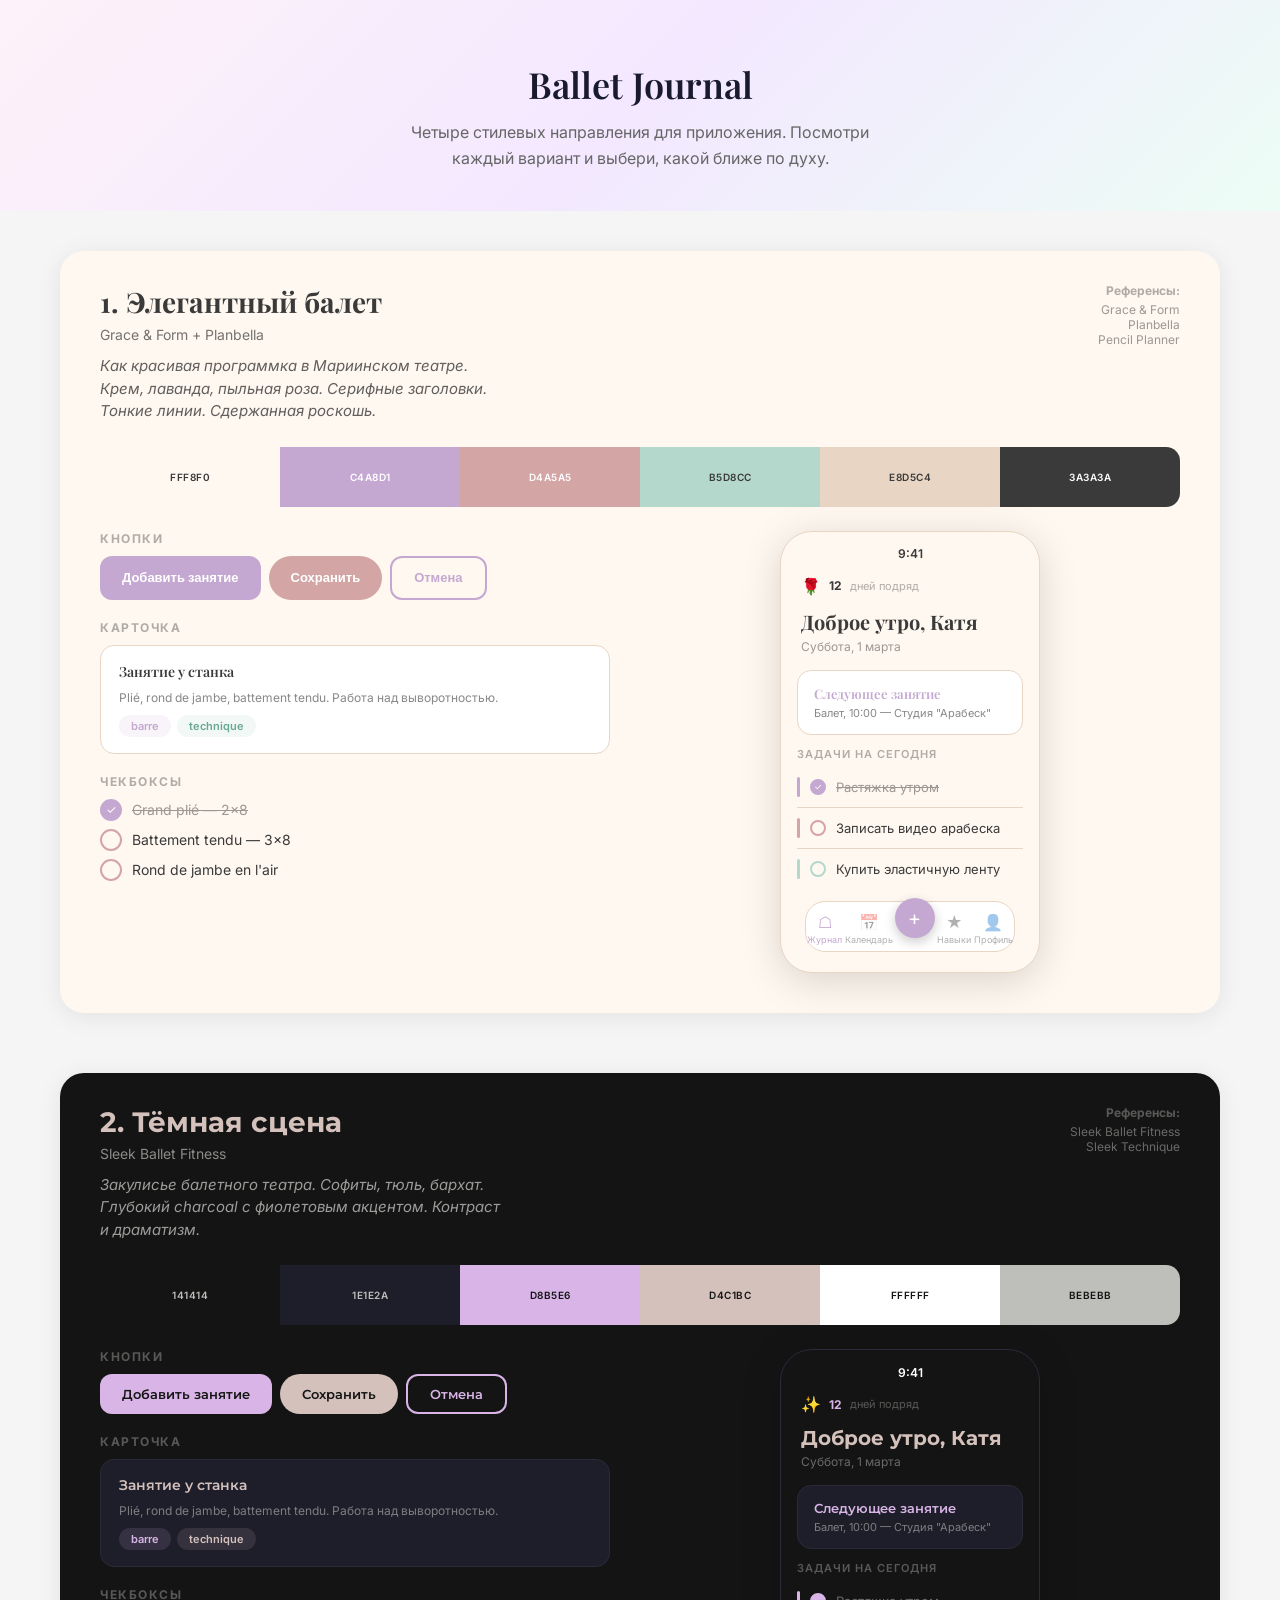
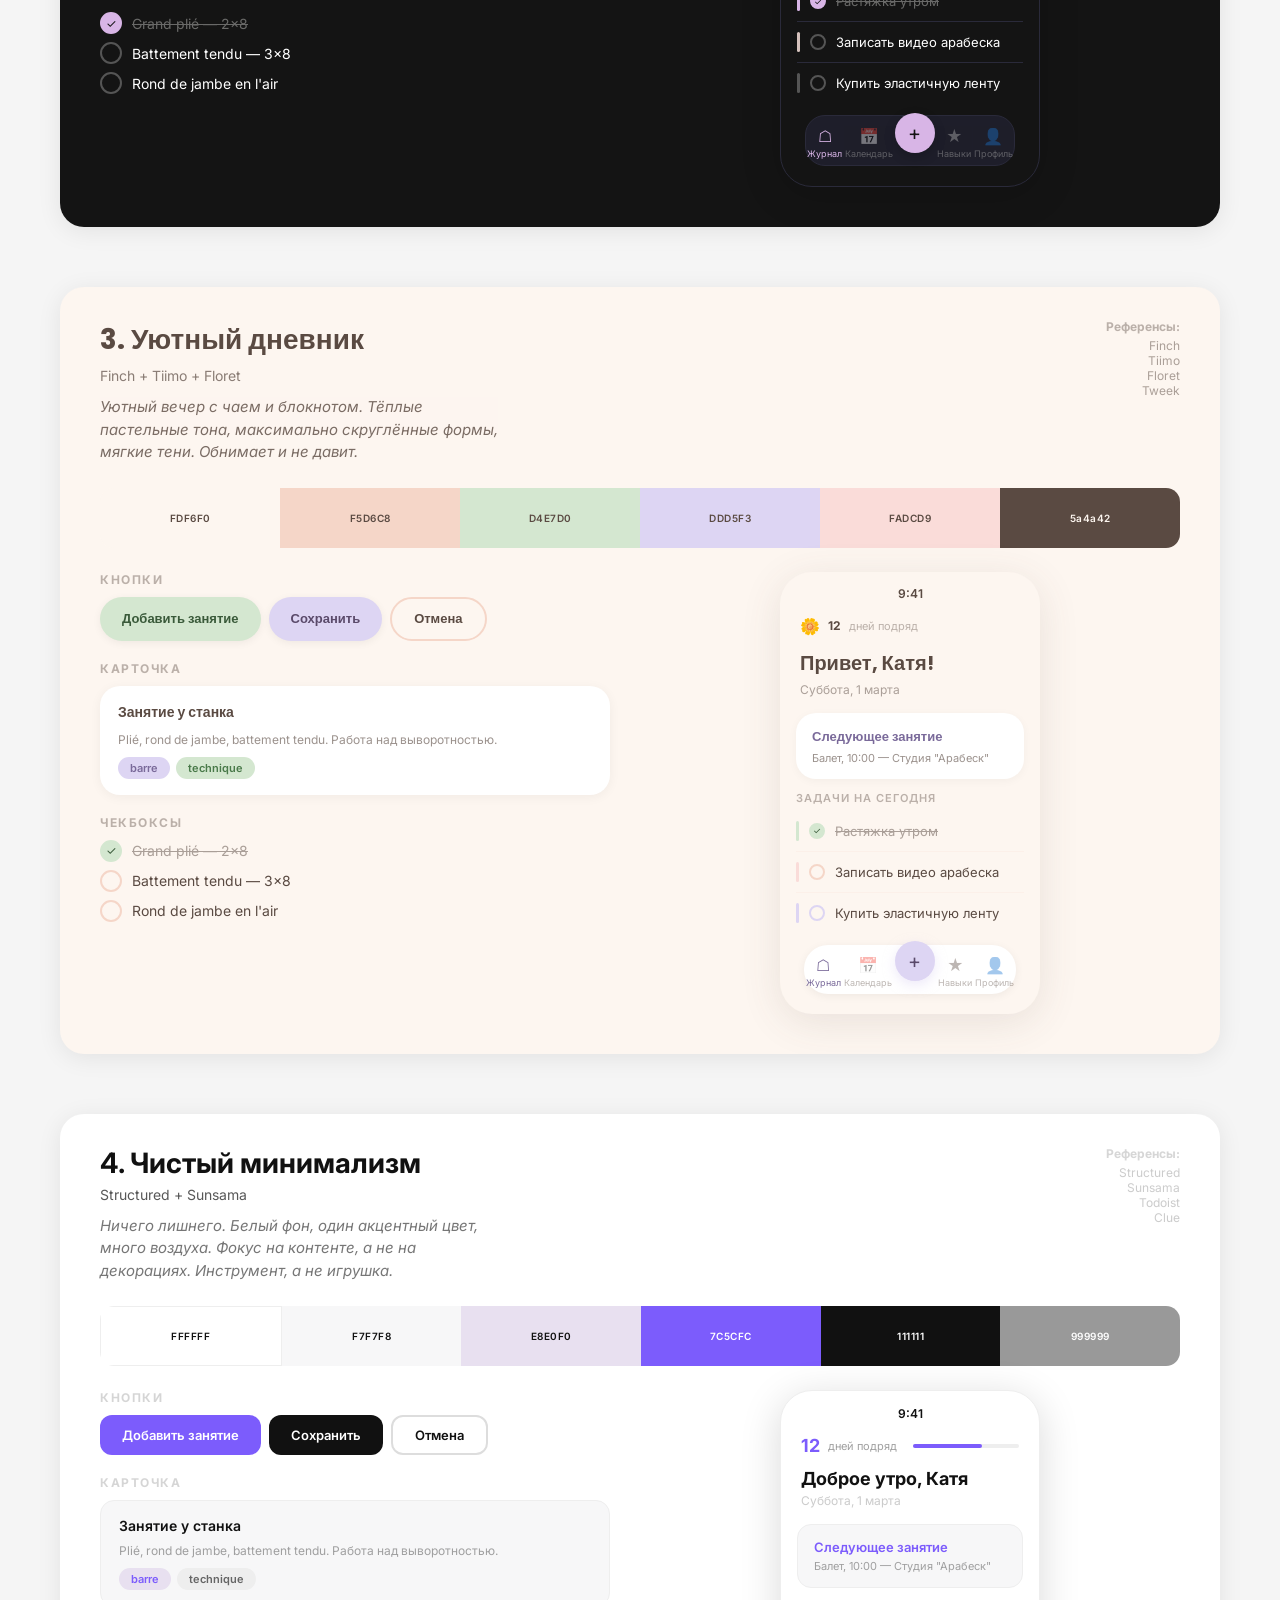
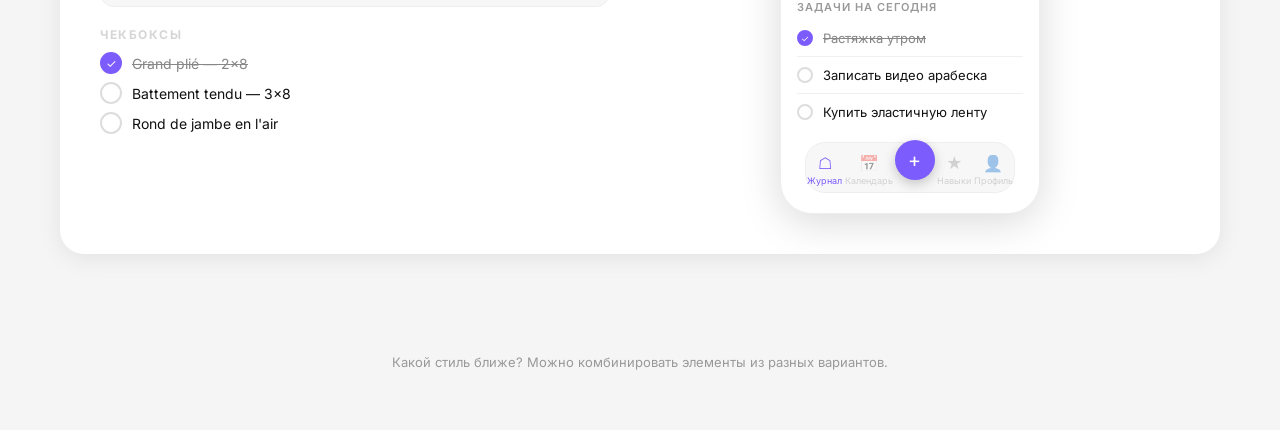
<file: moodboards.html>
<!DOCTYPE html>
<html lang="ru">
<head>
<meta charset="UTF-8">
<meta name="viewport" content="width=device-width, initial-scale=1.0">
<title>Ballet Journal — Выбери свой стиль</title>
<link href="https://fonts.googleapis.com/css2?family=Inter:wght@400;500;600;700&family=Playfair+Display:ital,wght@0,600;1,600&family=Poppins:wght@400;500;600&family=Montserrat:wght@400;500;600;700&family=Dancing+Script:wght@400;600&display=swap" rel="stylesheet">
<style>
  * { margin: 0; padding: 0; box-sizing: border-box; }
  body { font-family: 'Inter', sans-serif; background: #f5f5f5; color: #333; }

  .hero {
    text-align: center;
    padding: 60px 20px 40px;
    background: linear-gradient(135deg, #fdf2f8, #f3e8ff, #ecfdf5);
  }
  .hero h1 { font-family: 'Playfair Display', serif; font-size: 36px; font-weight: 600; margin-bottom: 12px; color: #1a1a2e; }
  .hero p { font-size: 16px; color: #666; max-width: 500px; margin: 0 auto; line-height: 1.6; }

  .boards { max-width: 1200px; margin: 0 auto; padding: 40px 20px 80px; display: flex; flex-direction: column; gap: 60px; }

  /* ── BOARD CONTAINER ── */
  .board {
    border-radius: 24px;
    overflow: hidden;
    box-shadow: 0 4px 24px rgba(0,0,0,0.08);
  }
  .board-header {
    padding: 32px 40px 24px;
    display: flex; align-items: flex-start; justify-content: space-between; gap: 20px; flex-wrap: wrap;
  }
  .board-info h2 { font-size: 28px; font-weight: 700; margin-bottom: 6px; }
  .board-info .subtitle { font-size: 14px; opacity: 0.7; margin-bottom: 12px; }
  .board-info .mood { font-size: 15px; font-style: italic; opacity: 0.8; line-height: 1.5; max-width: 400px; }
  .board-refs { font-size: 12px; opacity: 0.5; text-align: right; }
  .board-refs strong { display: block; margin-bottom: 4px; opacity: 0.8; }

  /* ── PALETTE ── */
  .palette { display: flex; gap: 0; height: 60px; margin: 0 40px; border-radius: 14px; overflow: hidden; }
  .swatch { flex: 1; display: flex; align-items: center; justify-content: center; font-size: 10px; font-weight: 600; letter-spacing: 0.5px; }

  /* ── CONTENT GRID ── */
  .board-content {
    display: grid;
    grid-template-columns: 1fr 1fr;
    gap: 0;
    padding: 24px 40px 40px;
  }

  /* ── COMPONENTS DEMO ── */
  .components { padding-right: 30px; display: flex; flex-direction: column; gap: 20px; }
  .comp-section h3 { font-size: 12px; text-transform: uppercase; letter-spacing: 1.5px; opacity: 0.4; margin-bottom: 10px; }

  .btn-row { display: flex; gap: 8px; flex-wrap: wrap; }
  .demo-btn { padding: 10px 22px; border-radius: 12px; border: none; font-size: 13px; font-weight: 600; cursor: pointer; font-family: inherit; transition: 0.15s; }
  .demo-btn-pill { border-radius: 50px; }
  .demo-btn-outline { background: transparent !important; border: 2px solid; }

  .demo-card {
    border-radius: 14px;
    padding: 16px 18px;
    display: flex; flex-direction: column; gap: 8px;
  }
  .demo-card .card-title { font-size: 14px; font-weight: 600; }
  .demo-card .card-desc { font-size: 12px; opacity: 0.6; line-height: 1.5; }

  .demo-checkbox { display: flex; align-items: center; gap: 10px; font-size: 14px; }
  .check-circle {
    width: 22px; height: 22px; border-radius: 50%; border: 2px solid;
    display: flex; align-items: center; justify-content: center; font-size: 12px; flex-shrink: 0;
  }
  .check-done { text-decoration: line-through; opacity: 0.5; }

  .demo-tag { display: inline-block; padding: 4px 12px; border-radius: 20px; font-size: 11px; font-weight: 600; }

  /* ── PHONE MOCKUP ── */
  .phone-wrap { display: flex; justify-content: center; align-items: flex-start; }
  .phone {
    width: 260px;
    border-radius: 32px;
    overflow: hidden;
    box-shadow: 0 8px 40px rgba(0,0,0,0.15);
    position: relative;
  }
  .phone-screen { padding: 0; }

  .phone-status { height: 44px; display: flex; align-items: center; justify-content: center; font-size: 12px; font-weight: 600; }
  .phone-content { padding: 0 16px 20px; }

  .phone-greeting { font-size: 20px; font-weight: 700; margin-bottom: 4px; padding: 0 4px; }
  .phone-sub { font-size: 12px; opacity: 0.5; margin-bottom: 16px; padding: 0 4px; }

  .phone-card {
    border-radius: 14px;
    padding: 14px 16px;
    margin-bottom: 10px;
  }
  .phone-card-title { font-size: 13px; font-weight: 600; margin-bottom: 4px; }
  .phone-card-text { font-size: 11px; opacity: 0.6; }

  .phone-task {
    display: flex; align-items: center; gap: 10px;
    padding: 10px 0;
    font-size: 13px;
  }
  .phone-task .check-circle { width: 18px; height: 18px; font-size: 10px; }
  .phone-task-priority { width: 3px; height: 20px; border-radius: 2px; flex-shrink: 0; }

  .phone-nav {
    display: flex; justify-content: space-around; align-items: center;
    padding: 10px 0 6px;
    margin: 12px 8px 0;
    border-radius: 20px;
    font-size: 18px;
  }
  .phone-nav-item { display: flex; flex-direction: column; align-items: center; gap: 2px; font-size: 9px; opacity: 0.4; }
  .phone-nav-item.active { opacity: 1; }
  .phone-nav-fab {
    width: 40px; height: 40px; border-radius: 50%;
    display: flex; align-items: center; justify-content: center;
    font-size: 20px; color: white; margin-top: -20px;
    box-shadow: 0 4px 12px rgba(0,0,0,0.2);
  }

  .mini-cal { display: grid; grid-template-columns: repeat(7, 1fr); gap: 2px; margin-bottom: 12px; }
  .mini-cal-day { width: 100%; aspect-ratio: 1; display: flex; align-items: center; justify-content: center; font-size: 9px; border-radius: 50%; }
  .mini-cal-header { font-size: 8px; opacity: 0.3; font-weight: 600; }
  .mini-cal-today { font-weight: 700; }

  .streak-bar { display: flex; align-items: center; gap: 8px; font-size: 12px; margin-bottom: 12px; padding: 0 4px; }
  .streak-fire { font-size: 16px; }
  .streak-num { font-weight: 700; }
  .streak-label { opacity: 0.4; font-size: 11px; }

  @media (max-width: 700px) {
    .board-content { grid-template-columns: 1fr; }
    .components { padding-right: 0; margin-bottom: 20px; }
    .board-header { padding: 24px 20px 16px; }
    .palette { margin: 0 20px; }
    .board-content { padding: 24px 20px 32px; }
    .hero h1 { font-size: 28px; }
  }
</style>
</head>
<body>

<div class="hero">
  <h1>Ballet Journal</h1>
  <p>Четыре стилевых направления для приложения. Посмотри каждый вариант и выбери, какой ближе по духу.</p>
</div>

<div class="boards">

<!-- ════════════════════════════════════════════════════ -->
<!--  СТИЛЬ 1: ЭЛЕГАНТНЫЙ БАЛЕТ                         -->
<!-- ════════════════════════════════════════════════════ -->
<div class="board" style="background: #FFF8F0;">
  <div class="board-header">
    <div class="board-info">
      <h2 style="font-family:'Playfair Display',serif; color:#3A3A3A;">1. Элегантный балет</h2>
      <div class="subtitle" style="color:#3A3A3A;">Grace & Form + Planbella</div>
      <div class="mood" style="color:#3A3A3A;">Как красивая программка в Мариинском театре. Крем, лаванда, пыльная роза. Серифные заголовки. Тонкие линии. Сдержанная роскошь.</div>
    </div>
    <div class="board-refs" style="color:#3A3A3A;">
      <strong>Референсы:</strong>
      Grace & Form<br>Planbella<br>Pencil Planner
    </div>
  </div>

  <div class="palette">
    <div class="swatch" style="background:#FFF8F0; color:#3A3A3A;">FFF8F0</div>
    <div class="swatch" style="background:#C4A8D1; color:#fff;">C4A8D1</div>
    <div class="swatch" style="background:#D4A5A5; color:#fff;">D4A5A5</div>
    <div class="swatch" style="background:#B5D8CC; color:#3A3A3A;">B5D8CC</div>
    <div class="swatch" style="background:#E8D5C4; color:#3A3A3A;">E8D5C4</div>
    <div class="swatch" style="background:#3A3A3A; color:#fff;">3A3A3A</div>
  </div>

  <div class="board-content">
    <div class="components">
      <div class="comp-section">
        <h3 style="color:#3A3A3A;">Кнопки</h3>
        <div class="btn-row">
          <button class="demo-btn" style="background:#C4A8D1; color:#fff; font-family:'Poppins',sans-serif;">Добавить занятие</button>
          <button class="demo-btn demo-btn-pill" style="background:#D4A5A5; color:#fff; font-family:'Poppins',sans-serif;">Сохранить</button>
          <button class="demo-btn demo-btn-outline" style="color:#C4A8D1; border-color:#C4A8D1; font-family:'Poppins',sans-serif;">Отмена</button>
        </div>
      </div>
      <div class="comp-section">
        <h3 style="color:#3A3A3A;">Карточка</h3>
        <div class="demo-card" style="background:#fff; border: 1px solid #E8D5C4;">
          <div class="card-title" style="font-family:'Playfair Display',serif; color:#3A3A3A;">Занятие у станка</div>
          <div class="card-desc" style="color:#3A3A3A;">Pli&eacute;, rond de jambe, battement tendu. Работа над выворотностью.</div>
          <div style="display:flex;gap:6px;">
            <span class="demo-tag" style="background:#C4A8D120; color:#C4A8D1;">barre</span>
            <span class="demo-tag" style="background:#B5D8CC30; color:#6aa895;">technique</span>
          </div>
        </div>
      </div>
      <div class="comp-section">
        <h3 style="color:#3A3A3A;">Чекбоксы</h3>
        <div style="display:flex;flex-direction:column;gap:8px;">
          <div class="demo-checkbox"><div class="check-circle" style="border-color:#C4A8D1; background:#C4A8D1; color:#fff;">&#10003;</div><span class="check-done" style="color:#3A3A3A;">Grand pli&eacute; &mdash; 2x8</span></div>
          <div class="demo-checkbox"><div class="check-circle" style="border-color:#D4A5A5;"></div><span style="color:#3A3A3A;">Battement tendu &mdash; 3x8</span></div>
          <div class="demo-checkbox"><div class="check-circle" style="border-color:#D4A5A5;"></div><span style="color:#3A3A3A;">Rond de jambe en l'air</span></div>
        </div>
      </div>
    </div>

    <div class="phone-wrap">
      <div class="phone" style="background:#FFF8F0; border: 1px solid #E8D5C4;">
        <div class="phone-screen">
          <div class="phone-status" style="color:#3A3A3A;">9:41</div>
          <div class="phone-content">
            <div class="streak-bar" style="color:#3A3A3A;">
              <span class="streak-fire">&#127801;</span>
              <span class="streak-num">12</span>
              <span class="streak-label">дней подряд</span>
            </div>
            <div class="phone-greeting" style="font-family:'Playfair Display',serif; color:#3A3A3A;">Доброе утро, Катя</div>
            <div class="phone-sub" style="color:#3A3A3A;">Суббота, 1 марта</div>

            <div class="phone-card" style="background:#fff; border:1px solid #E8D5C4;">
              <div class="phone-card-title" style="color:#C4A8D1; font-family:'Playfair Display',serif;">Следующее занятие</div>
              <div class="phone-card-text" style="color:#3A3A3A;">Балет, 10:00 &mdash; Студия "Арабеск"</div>
            </div>

            <div style="font-size:11px; color:#3A3A3A; opacity:0.4; margin:12px 0 6px; text-transform:uppercase; letter-spacing:1px; font-weight:600;">Задачи на сегодня</div>
            <div class="phone-task" style="color:#3A3A3A; border-bottom: 1px solid #E8D5C4;">
              <div class="phone-task-priority" style="background:#C4A8D1;"></div>
              <div class="check-circle" style="border-color:#C4A8D1; background:#C4A8D1; color:#fff; width:16px;height:16px;font-size:9px;">&#10003;</div>
              <span class="check-done">Растяжка утром</span>
            </div>
            <div class="phone-task" style="color:#3A3A3A; border-bottom: 1px solid #E8D5C4;">
              <div class="phone-task-priority" style="background:#D4A5A5;"></div>
              <div class="check-circle" style="border-color:#D4A5A5; width:16px;height:16px;"></div>
              <span>Записать видео арабеска</span>
            </div>
            <div class="phone-task" style="color:#3A3A3A;">
              <div class="phone-task-priority" style="background:#B5D8CC;"></div>
              <div class="check-circle" style="border-color:#B5D8CC; width:16px;height:16px;"></div>
              <span>Купить эластичную ленту</span>
            </div>

            <div class="phone-nav" style="background:#fff; border:1px solid #E8D5C4;">
              <div class="phone-nav-item active" style="color:#C4A8D1;"><span style="font-size:16px;">&#9750;</span>Журнал</div>
              <div class="phone-nav-item" style="color:#3A3A3A;"><span style="font-size:16px;">&#128197;</span>Календарь</div>
              <div class="phone-nav-fab" style="background:#C4A8D1;">+</div>
              <div class="phone-nav-item" style="color:#3A3A3A;"><span style="font-size:16px;">&#9733;</span>Навыки</div>
              <div class="phone-nav-item" style="color:#3A3A3A;"><span style="font-size:16px;">&#128100;</span>Профиль</div>
            </div>
          </div>
        </div>
      </div>
    </div>
  </div>
</div>


<!-- ════════════════════════════════════════════════════ -->
<!--  СТИЛЬ 2: ТЁМНАЯ СЦЕНА                            -->
<!-- ════════════════════════════════════════════════════ -->
<div class="board" style="background: #141414;">
  <div class="board-header">
    <div class="board-info">
      <h2 style="font-family:'Montserrat',sans-serif; color:#D4C1BC;">2. Тёмная сцена</h2>
      <div class="subtitle" style="color:#BEBEBB;">Sleek Ballet Fitness</div>
      <div class="mood" style="color:#BEBEBB;">Закулисье балетного театра. Софиты, тюль, бархат. Глубокий charcoal с фиолетовым акцентом. Контраст и драматизм.</div>
    </div>
    <div class="board-refs" style="color:#BEBEBB;">
      <strong>Референсы:</strong>
      Sleek Ballet Fitness<br>Sleek Technique
    </div>
  </div>

  <div class="palette">
    <div class="swatch" style="background:#141414; color:#BEBEBB;">141414</div>
    <div class="swatch" style="background:#1E1E2A; color:#BEBEBB;">1E1E2A</div>
    <div class="swatch" style="background:#D8B5E6; color:#141414;">D8B5E6</div>
    <div class="swatch" style="background:#D4C1BC; color:#141414;">D4C1BC</div>
    <div class="swatch" style="background:#FFFFFF; color:#141414;">FFFFFF</div>
    <div class="swatch" style="background:#BEBEBB; color:#141414;">BEBEBB</div>
  </div>

  <div class="board-content">
    <div class="components">
      <div class="comp-section">
        <h3 style="color:#BEBEBB;">Кнопки</h3>
        <div class="btn-row">
          <button class="demo-btn" style="background:#D8B5E6; color:#141414; font-family:'Montserrat',sans-serif;">Добавить занятие</button>
          <button class="demo-btn demo-btn-pill" style="background:#D4C1BC; color:#141414; font-family:'Montserrat',sans-serif;">Сохранить</button>
          <button class="demo-btn demo-btn-outline" style="color:#D8B5E6; border-color:#D8B5E6; font-family:'Montserrat',sans-serif;">Отмена</button>
        </div>
      </div>
      <div class="comp-section">
        <h3 style="color:#BEBEBB;">Карточка</h3>
        <div class="demo-card" style="background:#1E1E2A; border: 1px solid #2a2a3a;">
          <div class="card-title" style="font-family:'Montserrat',sans-serif; color:#D4C1BC;">Занятие у станка</div>
          <div class="card-desc" style="color:#BEBEBB;">Pli&eacute;, rond de jambe, battement tendu. Работа над выворотностью.</div>
          <div style="display:flex;gap:6px;">
            <span class="demo-tag" style="background:#D8B5E620; color:#D8B5E6;">barre</span>
            <span class="demo-tag" style="background:#D4C1BC20; color:#D4C1BC;">technique</span>
          </div>
        </div>
      </div>
      <div class="comp-section">
        <h3 style="color:#BEBEBB;">Чекбоксы</h3>
        <div style="display:flex;flex-direction:column;gap:8px;">
          <div class="demo-checkbox"><div class="check-circle" style="border-color:#D8B5E6; background:#D8B5E6; color:#141414;">&#10003;</div><span class="check-done" style="color:#BEBEBB;">Grand pli&eacute; &mdash; 2x8</span></div>
          <div class="demo-checkbox"><div class="check-circle" style="border-color:#555;"></div><span style="color:#fff;">Battement tendu &mdash; 3x8</span></div>
          <div class="demo-checkbox"><div class="check-circle" style="border-color:#555;"></div><span style="color:#fff;">Rond de jambe en l'air</span></div>
        </div>
      </div>
    </div>

    <div class="phone-wrap">
      <div class="phone" style="background:#141414; border: 1px solid #2a2a3a;">
        <div class="phone-screen">
          <div class="phone-status" style="color:#fff;">9:41</div>
          <div class="phone-content">
            <div class="streak-bar" style="color:#fff;">
              <span class="streak-fire">&#10024;</span>
              <span class="streak-num" style="color:#D8B5E6;">12</span>
              <span class="streak-label" style="color:#BEBEBB;">дней подряд</span>
            </div>
            <div class="phone-greeting" style="font-family:'Montserrat',sans-serif; color:#D4C1BC;">Доброе утро, Катя</div>
            <div class="phone-sub" style="color:#BEBEBB;">Суббота, 1 марта</div>

            <div class="phone-card" style="background:#1E1E2A; border:1px solid #2a2a3a;">
              <div class="phone-card-title" style="color:#D8B5E6; font-family:'Montserrat',sans-serif;">Следующее занятие</div>
              <div class="phone-card-text" style="color:#BEBEBB;">Балет, 10:00 &mdash; Студия "Арабеск"</div>
            </div>

            <div style="font-size:11px; color:#BEBEBB; opacity:0.4; margin:12px 0 6px; text-transform:uppercase; letter-spacing:1px; font-weight:600;">Задачи на сегодня</div>
            <div class="phone-task" style="color:#fff; border-bottom: 1px solid #2a2a3a;">
              <div class="phone-task-priority" style="background:#D8B5E6;"></div>
              <div class="check-circle" style="border-color:#D8B5E6; background:#D8B5E6; color:#141414; width:16px;height:16px;font-size:9px;">&#10003;</div>
              <span class="check-done" style="color:#BEBEBB;">Растяжка утром</span>
            </div>
            <div class="phone-task" style="color:#fff; border-bottom: 1px solid #2a2a3a;">
              <div class="phone-task-priority" style="background:#D4C1BC;"></div>
              <div class="check-circle" style="border-color:#555; width:16px;height:16px;"></div>
              <span>Записать видео арабеска</span>
            </div>
            <div class="phone-task" style="color:#fff;">
              <div class="phone-task-priority" style="background:#555;"></div>
              <div class="check-circle" style="border-color:#555; width:16px;height:16px;"></div>
              <span>Купить эластичную ленту</span>
            </div>

            <div class="phone-nav" style="background:#1E1E2A; border:1px solid #2a2a3a;">
              <div class="phone-nav-item active" style="color:#D8B5E6;"><span style="font-size:16px;">&#9750;</span>Журнал</div>
              <div class="phone-nav-item" style="color:#BEBEBB;"><span style="font-size:16px;">&#128197;</span>Календарь</div>
              <div class="phone-nav-fab" style="background:#D8B5E6; color:#141414;">+</div>
              <div class="phone-nav-item" style="color:#BEBEBB;"><span style="font-size:16px;">&#9733;</span>Навыки</div>
              <div class="phone-nav-item" style="color:#BEBEBB;"><span style="font-size:16px;">&#128100;</span>Профиль</div>
            </div>
          </div>
        </div>
      </div>
    </div>
  </div>
</div>


<!-- ════════════════════════════════════════════════════ -->
<!--  СТИЛЬ 3: УЮТНЫЙ ДНЕВНИК                          -->
<!-- ════════════════════════════════════════════════════ -->
<div class="board" style="background: #FDF6F0;">
  <div class="board-header">
    <div class="board-info">
      <h2 style="font-family:'Poppins',sans-serif; color:#5a4a42;">3. Уютный дневник</h2>
      <div class="subtitle" style="color:#5a4a42;">Finch + Tiimo + Floret</div>
      <div class="mood" style="color:#5a4a42;">Уютный вечер с чаем и блокнотом. Тёплые пастельные тона, максимально скруглённые формы, мягкие тени. Обнимает и не давит.</div>
    </div>
    <div class="board-refs" style="color:#5a4a42;">
      <strong>Референсы:</strong>
      Finch<br>Tiimo<br>Floret<br>Tweek
    </div>
  </div>

  <div class="palette">
    <div class="swatch" style="background:#FDF6F0; color:#5a4a42;">FDF6F0</div>
    <div class="swatch" style="background:#F5D6C8; color:#5a4a42;">F5D6C8</div>
    <div class="swatch" style="background:#D4E7D0; color:#5a4a42;">D4E7D0</div>
    <div class="swatch" style="background:#DDD5F3; color:#5a4a42;">DDD5F3</div>
    <div class="swatch" style="background:#FADCD9; color:#5a4a42;">FADCD9</div>
    <div class="swatch" style="background:#5a4a42; color:#FDF6F0;">5a4a42</div>
  </div>

  <div class="board-content">
    <div class="components">
      <div class="comp-section">
        <h3 style="color:#5a4a42;">Кнопки</h3>
        <div class="btn-row">
          <button class="demo-btn demo-btn-pill" style="background:#D4E7D0; color:#3a5a3a; font-family:'Poppins',sans-serif; border-radius:50px; box-shadow: 0 2px 8px rgba(0,0,0,0.06);">Добавить занятие</button>
          <button class="demo-btn demo-btn-pill" style="background:#DDD5F3; color:#5a4a6a; font-family:'Poppins',sans-serif; border-radius:50px; box-shadow: 0 2px 8px rgba(0,0,0,0.06);">Сохранить</button>
          <button class="demo-btn demo-btn-pill demo-btn-outline" style="color:#5a4a42; border-color:#F5D6C8; font-family:'Poppins',sans-serif; border-radius:50px;">Отмена</button>
        </div>
      </div>
      <div class="comp-section">
        <h3 style="color:#5a4a42;">Карточка</h3>
        <div class="demo-card" style="background:#fff; border-radius: 20px; box-shadow: 0 2px 12px rgba(0,0,0,0.05);">
          <div class="card-title" style="font-family:'Poppins',sans-serif; color:#5a4a42;">Занятие у станка</div>
          <div class="card-desc" style="color:#5a4a42;">Pli&eacute;, rond de jambe, battement tendu. Работа над выворотностью.</div>
          <div style="display:flex;gap:6px;">
            <span class="demo-tag" style="background:#DDD5F3; color:#7a6a9a; border-radius:20px;">barre</span>
            <span class="demo-tag" style="background:#D4E7D0; color:#4a7a4a; border-radius:20px;">technique</span>
          </div>
        </div>
      </div>
      <div class="comp-section">
        <h3 style="color:#5a4a42;">Чекбоксы</h3>
        <div style="display:flex;flex-direction:column;gap:8px;">
          <div class="demo-checkbox"><div class="check-circle" style="border-color:#D4E7D0; background:#D4E7D0; color:#3a5a3a;">&#10003;</div><span class="check-done" style="color:#5a4a42;">Grand pli&eacute; &mdash; 2x8</span></div>
          <div class="demo-checkbox"><div class="check-circle" style="border-color:#F5D6C8;"></div><span style="color:#5a4a42;">Battement tendu &mdash; 3x8</span></div>
          <div class="demo-checkbox"><div class="check-circle" style="border-color:#F5D6C8;"></div><span style="color:#5a4a42;">Rond de jambe en l'air</span></div>
        </div>
      </div>
    </div>

    <div class="phone-wrap">
      <div class="phone" style="background:#FDF6F0; box-shadow: 0 8px 40px rgba(90,74,66,0.12);">
        <div class="phone-screen">
          <div class="phone-status" style="color:#5a4a42;">9:41</div>
          <div class="phone-content">
            <div class="streak-bar" style="color:#5a4a42;">
              <span class="streak-fire">&#127804;</span>
              <span class="streak-num">12</span>
              <span class="streak-label">дней подряд</span>
            </div>
            <div class="phone-greeting" style="font-family:'Poppins',sans-serif; color:#5a4a42;">Привет, Катя!</div>
            <div class="phone-sub" style="color:#5a4a42;">Суббота, 1 марта</div>

            <div class="phone-card" style="background:#fff; border-radius:20px; box-shadow: 0 2px 10px rgba(0,0,0,0.04);">
              <div class="phone-card-title" style="color:#7a6a9a; font-family:'Poppins',sans-serif;">Следующее занятие</div>
              <div class="phone-card-text" style="color:#5a4a42;">Балет, 10:00 &mdash; Студия "Арабеск"</div>
            </div>

            <div style="font-size:11px; color:#5a4a42; opacity:0.4; margin:12px 0 6px; text-transform:uppercase; letter-spacing:1px; font-weight:600;">Задачи на сегодня</div>
            <div class="phone-task" style="color:#5a4a42; border-bottom: 1px solid #F5D6C830;">
              <div class="phone-task-priority" style="background:#D4E7D0; border-radius:4px;"></div>
              <div class="check-circle" style="border-color:#D4E7D0; background:#D4E7D0; color:#3a5a3a; width:16px;height:16px;font-size:9px;">&#10003;</div>
              <span class="check-done">Растяжка утром</span>
            </div>
            <div class="phone-task" style="color:#5a4a42; border-bottom: 1px solid #F5D6C830;">
              <div class="phone-task-priority" style="background:#FADCD9; border-radius:4px;"></div>
              <div class="check-circle" style="border-color:#F5D6C8; width:16px;height:16px;"></div>
              <span>Записать видео арабеска</span>
            </div>
            <div class="phone-task" style="color:#5a4a42;">
              <div class="phone-task-priority" style="background:#DDD5F3; border-radius:4px;"></div>
              <div class="check-circle" style="border-color:#DDD5F3; width:16px;height:16px;"></div>
              <span>Купить эластичную ленту</span>
            </div>

            <div class="phone-nav" style="background:#fff; border-radius:24px; box-shadow: 0 2px 10px rgba(0,0,0,0.06);">
              <div class="phone-nav-item active" style="color:#7a6a9a;"><span style="font-size:16px;">&#9750;</span>Журнал</div>
              <div class="phone-nav-item" style="color:#5a4a42;"><span style="font-size:16px;">&#128197;</span>Календарь</div>
              <div class="phone-nav-fab" style="background:#DDD5F3; color:#5a4a6a; box-shadow: 0 4px 12px rgba(221,213,243,0.5);">+</div>
              <div class="phone-nav-item" style="color:#5a4a42;"><span style="font-size:16px;">&#9733;</span>Навыки</div>
              <div class="phone-nav-item" style="color:#5a4a42;"><span style="font-size:16px;">&#128100;</span>Профиль</div>
            </div>
          </div>
        </div>
      </div>
    </div>
  </div>
</div>


<!-- ════════════════════════════════════════════════════ -->
<!--  СТИЛЬ 4: ЧИСТЫЙ МИНИМАЛИЗМ                       -->
<!-- ════════════════════════════════════════════════════ -->
<div class="board" style="background: #FFFFFF;">
  <div class="board-header">
    <div class="board-info">
      <h2 style="font-family:'Inter',sans-serif; color:#111;">4. Чистый минимализм</h2>
      <div class="subtitle" style="color:#111;">Structured + Sunsama</div>
      <div class="mood" style="color:#555;">Ничего лишнего. Белый фон, один акцентный цвет, много воздуха. Фокус на контенте, а не на декорациях. Инструмент, а не игрушка.</div>
    </div>
    <div class="board-refs" style="color:#999;">
      <strong>Референсы:</strong>
      Structured<br>Sunsama<br>Todoist<br>Clue
    </div>
  </div>

  <div class="palette">
    <div class="swatch" style="background:#FFFFFF; color:#111; border:1px solid #eee;">FFFFFF</div>
    <div class="swatch" style="background:#F7F7F8; color:#111;">F7F7F8</div>
    <div class="swatch" style="background:#E8E0F0; color:#111;">E8E0F0</div>
    <div class="swatch" style="background:#7C5CFC; color:#fff;">7C5CFC</div>
    <div class="swatch" style="background:#111111; color:#fff;">111111</div>
    <div class="swatch" style="background:#999999; color:#fff;">999999</div>
  </div>

  <div class="board-content">
    <div class="components">
      <div class="comp-section">
        <h3 style="color:#999;">Кнопки</h3>
        <div class="btn-row">
          <button class="demo-btn" style="background:#7C5CFC; color:#fff; font-family:'Inter',sans-serif;">Добавить занятие</button>
          <button class="demo-btn" style="background:#111; color:#fff; font-family:'Inter',sans-serif;">Сохранить</button>
          <button class="demo-btn demo-btn-outline" style="color:#111; border-color:#ddd; font-family:'Inter',sans-serif;">Отмена</button>
        </div>
      </div>
      <div class="comp-section">
        <h3 style="color:#999;">Карточка</h3>
        <div class="demo-card" style="background:#F7F7F8; border: 1px solid #eee;">
          <div class="card-title" style="font-family:'Inter',sans-serif; color:#111;">Занятие у станка</div>
          <div class="card-desc" style="color:#666;">Pli&eacute;, rond de jambe, battement tendu. Работа над выворотностью.</div>
          <div style="display:flex;gap:6px;">
            <span class="demo-tag" style="background:#E8E0F0; color:#7C5CFC;">barre</span>
            <span class="demo-tag" style="background:#eee; color:#666;">technique</span>
          </div>
        </div>
      </div>
      <div class="comp-section">
        <h3 style="color:#999;">Чекбоксы</h3>
        <div style="display:flex;flex-direction:column;gap:8px;">
          <div class="demo-checkbox"><div class="check-circle" style="border-color:#7C5CFC; background:#7C5CFC; color:#fff;">&#10003;</div><span class="check-done" style="color:#111;">Grand pli&eacute; &mdash; 2x8</span></div>
          <div class="demo-checkbox"><div class="check-circle" style="border-color:#ddd;"></div><span style="color:#111;">Battement tendu &mdash; 3x8</span></div>
          <div class="demo-checkbox"><div class="check-circle" style="border-color:#ddd;"></div><span style="color:#111;">Rond de jambe en l'air</span></div>
        </div>
      </div>
    </div>

    <div class="phone-wrap">
      <div class="phone" style="background:#fff; border: 1px solid #eee;">
        <div class="phone-screen">
          <div class="phone-status" style="color:#111;">9:41</div>
          <div class="phone-content">
            <div class="streak-bar" style="color:#111;">
              <span class="streak-num" style="color:#7C5CFC; font-size:18px;">12</span>
              <span class="streak-label">дней подряд</span>
              <div style="flex:1;height:4px;background:#eee;border-radius:2px;margin-left:8px;"><div style="width:65%;height:100%;background:#7C5CFC;border-radius:2px;"></div></div>
            </div>
            <div class="phone-greeting" style="font-family:'Inter',sans-serif; color:#111; font-size:18px;">Доброе утро, Катя</div>
            <div class="phone-sub" style="color:#999;">Суббота, 1 марта</div>

            <div class="phone-card" style="background:#F7F7F8; border:1px solid #eee;">
              <div class="phone-card-title" style="color:#7C5CFC;">Следующее занятие</div>
              <div class="phone-card-text" style="color:#666;">Балет, 10:00 &mdash; Студия "Арабеск"</div>
            </div>

            <div style="font-size:11px; color:#999; margin:12px 0 6px; text-transform:uppercase; letter-spacing:1px; font-weight:600;">Задачи на сегодня</div>
            <div class="phone-task" style="color:#111; border-bottom: 1px solid #f0f0f0;">
              <div class="check-circle" style="border-color:#7C5CFC; background:#7C5CFC; color:#fff; width:16px;height:16px;font-size:9px;">&#10003;</div>
              <span class="check-done">Растяжка утром</span>
            </div>
            <div class="phone-task" style="color:#111; border-bottom: 1px solid #f0f0f0;">
              <div class="check-circle" style="border-color:#ddd; width:16px;height:16px;"></div>
              <span>Записать видео арабеска</span>
            </div>
            <div class="phone-task" style="color:#111;">
              <div class="check-circle" style="border-color:#ddd; width:16px;height:16px;"></div>
              <span>Купить эластичную ленту</span>
            </div>

            <div class="phone-nav" style="background:#F7F7F8; border:1px solid #eee;">
              <div class="phone-nav-item active" style="color:#7C5CFC;"><span style="font-size:16px;">&#9750;</span>Журнал</div>
              <div class="phone-nav-item" style="color:#999;"><span style="font-size:16px;">&#128197;</span>Календарь</div>
              <div class="phone-nav-fab" style="background:#7C5CFC;">+</div>
              <div class="phone-nav-item" style="color:#999;"><span style="font-size:16px;">&#9733;</span>Навыки</div>
              <div class="phone-nav-item" style="color:#999;"><span style="font-size:16px;">&#128100;</span>Профиль</div>
            </div>
          </div>
        </div>
      </div>
    </div>
  </div>
</div>

</div><!-- /boards -->

<div style="text-align:center; padding: 20px 20px 60px; color:#999; font-size:13px;">
  Какой стиль ближе? Можно комбинировать элементы из разных вариантов.
</div>

</body>
</html>
</file>
<file: app/css/style.css>
@import url('https://fonts.googleapis.com/css2?family=Cormorant+Garamond:ital,wght@0,400;0,600;0,700;1,400&family=Inter:wght@400;500;600;700&display=swap');

/* ── RESET & VARS ── */
*, *::before, *::after { margin: 0; padding: 0; box-sizing: border-box; }

:root {
  --bg: #fdf8f4;
  --surface: #fff;
  --surface2: #fef6f0;
  --surface3: #f9f0e8;
  --border: #f0e0d4;
  --border2: #e8d0c0;
  --text: #3d2f2a;
  --text2: #7a6860;
  --text3: #a89890;
  --pink: #e8a0b0;
  --pink-light: #fce8ee;
  --pink-dark: #c07888;
  --lavender: #b8a0d8;
  --sage: #a8c8a0;
  --sage-light: #e8f4e6;
  --peach: #f0c0a0;
  --cream: #f8e8c8;
  --radius: 16px;
  --radius-sm: 10px;
  --shadow: 0 2px 12px rgba(60,30,20,0.06);
  --shadow-lg: 0 6px 24px rgba(60,30,20,0.1);
  --tab-h: 64px;
  --safe-bottom: env(safe-area-inset-bottom, 0px);
}

html { height: 100%; -webkit-text-size-adjust: 100%; }

body {
  font-family: 'Inter', -apple-system, sans-serif;
  background: var(--bg);
  color: var(--text);
  min-height: 100%;
  display: flex;
  flex-direction: column;
  -webkit-font-smoothing: antialiased;
  overscroll-behavior: none;
}

/* ── LAYOUT ── */
#content {
  flex: 1;
  padding: 16px 16px calc(var(--tab-h) + var(--safe-bottom) + 16px);
  max-width: 480px;
  margin: 0 auto;
  width: 100%;
}

/* ── TAB BAR ── */
.tab-bar {
  position: fixed;
  bottom: 0;
  left: 0;
  right: 0;
  height: calc(var(--tab-h) + var(--safe-bottom));
  padding-bottom: var(--safe-bottom);
  background: var(--surface);
  border-top: 1px solid var(--border);
  display: flex;
  justify-content: space-around;
  align-items: center;
  z-index: 100;
  box-shadow: 0 -2px 12px rgba(60,30,20,0.04);
}

.tab {
  display: flex;
  flex-direction: column;
  align-items: center;
  gap: 2px;
  padding: 8px 12px;
  border: none;
  background: none;
  cursor: pointer;
  color: var(--text3);
  transition: color 0.2s;
  font-family: inherit;
  -webkit-tap-highlight-color: transparent;
}

.tab.active { color: var(--pink-dark); }
.tab-icon { font-size: 22px; line-height: 1; }
.tab-label { font-size: 10px; font-weight: 600; letter-spacing: 0.3px; }

/* ── TYPOGRAPHY ── */
h1, h2 {
  font-family: 'Cormorant Garamond', serif;
  font-weight: 700;
  color: var(--text);
}

/* ── HOME PAGE ── */
.home-header {
  display: flex;
  align-items: center;
  justify-content: space-between;
  margin-bottom: 20px;
  padding: 8px 0;
}

.home-title {
  font-size: 32px;
}

.home-streak {
  display: flex;
  align-items: center;
  gap: 6px;
  background: var(--surface);
  border: 1px solid var(--border);
  padding: 8px 14px;
  border-radius: 20px;
  box-shadow: var(--shadow);
}

.streak-flame { color: var(--peach); font-size: 16px; }
.streak-count { font-size: 16px; font-weight: 700; }

.months-grid {
  display: grid;
  grid-template-columns: repeat(3, 1fr);
  gap: 12px;
}

.month-card {
  aspect-ratio: 3 / 4;
  border-radius: var(--radius);
  display: flex;
  flex-direction: column;
  align-items: center;
  justify-content: flex-end;
  padding: 14px;
  cursor: pointer;
  transition: transform 0.2s, box-shadow 0.2s;
  box-shadow: var(--shadow);
  position: relative;
  overflow: hidden;
}

.month-card:active { transform: scale(0.96); }
.month-card.current { box-shadow: var(--shadow-lg), 0 0 0 2px var(--pink-dark); }
.month-card.past { opacity: 0.7; }

.month-card::after {
  content: '';
  position: absolute;
  bottom: 0;
  left: 0;
  right: 0;
  height: 50%;
  background: linear-gradient(to top, rgba(0,0,0,0.45), transparent);
  pointer-events: none;
}

.month-card-name {
  font-family: 'Cormorant Garamond', serif;
  font-size: 16px;
  font-weight: 700;
  color: #fff;
  text-shadow: 0 1px 6px rgba(0,0,0,0.4);
  position: relative;
  z-index: 1;
}

.month-card-badge {
  position: absolute;
  top: 8px;
  right: 8px;
  background: var(--surface);
  color: var(--pink-dark);
  font-size: 9px;
  font-weight: 700;
  padding: 3px 8px;
  border-radius: 10px;
  text-transform: uppercase;
  letter-spacing: 0.5px;
}

/* ── CALENDAR PAGE ── */
.page-calendar {
  position: relative;
}

.cal-bg {
  position: fixed;
  top: 0;
  left: 0;
  right: 0;
  bottom: 0;
  background-size: cover;
  background-position: center;
  opacity: 0.25;
  pointer-events: none;
}

.cal-nav {
  display: flex;
  align-items: center;
  justify-content: space-between;
  margin-bottom: 20px;
}

.cal-nav-btn {
  background: var(--surface);
  border: 1px solid var(--border);
  border-radius: 10px;
  width: 40px;
  height: 40px;
  font-size: 18px;
  cursor: pointer;
  color: var(--text2);
  display: flex;
  align-items: center;
  justify-content: center;
  transition: all 0.15s;
  font-family: inherit;
}

.cal-nav-btn:active { background: var(--surface3); }

.cal-month-title {
  font-size: 24px;
  cursor: pointer;
}

.cal-grid {
  display: grid;
  grid-template-columns: repeat(7, 1fr);
  gap: 6px;
  margin-bottom: 24px;
}

.cal-header {
  text-align: center;
  font-size: 11px;
  font-weight: 600;
  color: var(--text3);
  padding: 4px 0;
}

.cal-day {
  aspect-ratio: 1;
  border-radius: var(--radius-sm);
  display: flex;
  flex-direction: column;
  align-items: center;
  justify-content: center;
  gap: 2px;
  cursor: pointer;
  background: var(--surface);
  border: 1px solid var(--border);
  transition: all 0.15s;
  position: relative;
}

.cal-day:active { transform: scale(0.93); }
.cal-day.empty { background: transparent; border: none; pointer-events: none; }
.cal-day.today { border-color: var(--pink-dark); box-shadow: 0 0 0 2px var(--pink-light); }
.cal-day.has-mood { border-color: transparent; color: #fff; }
.cal-day.has-mood .cal-day-num { color: #fff; text-shadow: 0 1px 2px rgba(0,0,0,0.15); }

.cal-day-num { font-size: 13px; font-weight: 600; }

.cal-dots {
  display: flex;
  gap: 3px;
  position: absolute;
  bottom: 4px;
}

.cal-dot {
  width: 4px;
  height: 4px;
  border-radius: 50%;
}

.event-dot { background: var(--lavender); }
.task-dot { background: var(--peach); }

/* Mood picker */
.mood-picker-section {
  background: var(--surface);
  border: 1px solid var(--border);
  border-radius: var(--radius);
  padding: 16px;
  margin-bottom: 16px;
  box-shadow: var(--shadow);
}

.mood-picker-label {
  font-size: 13px;
  color: var(--text2);
  margin-bottom: 10px;
  font-weight: 500;
}

.mood-picker {
  display: flex;
  gap: 8px;
}

.mood-btn {
  flex: 1;
  padding: 10px 4px;
  border: 2px solid transparent;
  border-radius: var(--radius-sm);
  font-size: 11px;
  font-weight: 600;
  cursor: pointer;
  color: #fff;
  text-shadow: 0 1px 2px rgba(0,0,0,0.15);
  transition: all 0.15s;
  font-family: inherit;
}

.mood-btn:active { transform: scale(0.95); }
.mood-btn.active { border-color: var(--text); box-shadow: var(--shadow-lg); }

.mood-legend {
  display: flex;
  justify-content: center;
  gap: 12px;
  flex-wrap: wrap;
}

.legend-item {
  display: flex;
  align-items: center;
  gap: 4px;
  font-size: 10px;
  color: var(--text3);
}

.legend-dot {
  width: 8px;
  height: 8px;
  border-radius: 50%;
  display: inline-block;
}

/* ── TASKS PAGE ── */
.tasks-header {
  display: flex;
  align-items: baseline;
  gap: 12px;
  margin-bottom: 20px;
}

.tasks-header h2 { font-size: 28px; }

.tasks-count {
  font-size: 14px;
  color: var(--text3);
  font-weight: 500;
}

.task-add {
  display: flex;
  gap: 8px;
  margin-bottom: 24px;
}

.task-input {
  flex: 1;
  padding: 12px 16px;
  border: 1px solid var(--border);
  border-radius: var(--radius-sm);
  font-size: 14px;
  font-family: inherit;
  background: var(--surface);
  color: var(--text);
  outline: none;
  transition: border-color 0.2s;
}

.task-input:focus { border-color: var(--pink); }

.task-date-input {
  width: 44px;
  padding: 10px 8px;
  border: 1px solid var(--border);
  border-radius: var(--radius-sm);
  font-size: 12px;
  font-family: inherit;
  background: var(--surface);
  color: var(--text2);
  outline: none;
}

.task-add-btn {
  width: 44px;
  height: 44px;
  border: none;
  background: var(--pink);
  color: #fff;
  border-radius: var(--radius-sm);
  font-size: 22px;
  cursor: pointer;
  display: flex;
  align-items: center;
  justify-content: center;
  transition: background 0.15s;
  font-family: inherit;
}

.task-add-btn:active { background: var(--pink-dark); }

.task-group { margin-bottom: 20px; }

.task-group-label {
  font-size: 11px;
  font-weight: 700;
  text-transform: uppercase;
  letter-spacing: 1px;
  color: var(--text3);
  margin-bottom: 8px;
}

.task-row {
  display: flex;
  align-items: center;
  gap: 12px;
  padding: 12px 14px;
  background: var(--surface);
  border: 1px solid var(--border);
  border-radius: var(--radius-sm);
  margin-bottom: 6px;
  box-shadow: var(--shadow);
  transition: opacity 0.2s;
}

.task-row.done { opacity: 0.5; }
.task-row.done .task-text { text-decoration: line-through; }

.task-check {
  width: 22px;
  height: 22px;
  border-radius: 6px;
  border: 2px solid var(--border2);
  background: var(--surface);
  cursor: pointer;
  display: flex;
  align-items: center;
  justify-content: center;
  font-size: 12px;
  color: #fff;
  transition: all 0.15s;
  flex-shrink: 0;
  font-family: inherit;
}

.task-check.checked {
  background: var(--sage);
  border-color: var(--sage);
}

.task-text { flex: 1; font-size: 14px; }

.task-date {
  font-size: 11px;
  color: var(--text3);
  background: var(--surface3);
  padding: 2px 8px;
  border-radius: 6px;
}

.task-delete {
  background: none;
  border: none;
  color: var(--text3);
  font-size: 18px;
  cursor: pointer;
  padding: 4px;
  opacity: 0.4;
  transition: opacity 0.15s;
  font-family: inherit;
}

.task-delete:hover { opacity: 1; color: #d08080; }

/* ── COSMETICS PAGE ── */
.cosm-header {
  display: flex;
  align-items: center;
  justify-content: space-between;
  margin-bottom: 20px;
}

.cosm-header h2 { font-size: 28px; }

.cosm-add-btn {
  background: var(--pink);
  color: #fff;
  border: none;
  padding: 10px 18px;
  border-radius: var(--radius-sm);
  font-size: 13px;
  font-weight: 600;
  cursor: pointer;
  font-family: inherit;
  transition: background 0.15s;
}

.cosm-add-btn:active { background: var(--pink-dark); }

.cosm-group { margin-bottom: 20px; }

.cosm-group-label {
  font-size: 11px;
  font-weight: 700;
  text-transform: uppercase;
  letter-spacing: 1px;
  margin-bottom: 8px;
  padding: 4px 10px;
  border-radius: 6px;
  display: inline-block;
}

.expired-label { background: #f8e0e0; color: #a06060; }
.soon-label { background: #f8ecd8; color: #907040; }
.ok-label { background: var(--sage-light); color: #507048; }

.cosm-row {
  display: flex;
  align-items: center;
  gap: 12px;
  padding: 14px;
  background: var(--surface);
  border: 1px solid var(--border);
  border-radius: var(--radius-sm);
  margin-bottom: 6px;
  box-shadow: var(--shadow);
  cursor: pointer;
  transition: transform 0.15s;
}

.cosm-row:active { transform: scale(0.98); }

.cosm-indicator {
  width: 8px;
  height: 8px;
  border-radius: 50%;
  flex-shrink: 0;
}

.cosm-row.ok .cosm-indicator { background: var(--sage); }
.cosm-row.soon .cosm-indicator { background: #d8a840; }
.cosm-row.expired .cosm-indicator { background: #c07070; }

.cosm-info { flex: 1; }
.cosm-name { font-size: 14px; font-weight: 600; }
.cosm-brand { font-size: 11px; color: var(--text3); }
.cosm-status { font-size: 12px; color: var(--text2); white-space: nowrap; }

/* Cosmetic detail */
.cosm-detail {
  background: var(--surface);
  border: 1px solid var(--border);
  border-radius: var(--radius);
  padding: 4px 0;
  margin-bottom: 20px;
  box-shadow: var(--shadow);
}

.cosm-detail-row {
  display: flex;
  justify-content: space-between;
  padding: 12px 16px;
  font-size: 14px;
  border-bottom: 1px solid var(--border);
}

.cosm-detail-row:last-child { border-bottom: none; }
.cosm-detail-row.expired { color: #a06060; }
.cosm-detail-row.soon { color: #907040; }
.cosm-detail-row.ok { color: #507048; }

.cosm-detail-label {
  color: var(--text2);
  font-weight: 500;
}

.cosm-delete-btn {
  width: 100%;
  padding: 14px;
  background: none;
  border: 2px solid #d8a0a0;
  border-radius: var(--radius-sm);
  color: #a06060;
  font-size: 14px;
  font-weight: 600;
  cursor: pointer;
  font-family: inherit;
  transition: all 0.15s;
}

.cosm-delete-btn:active { background: #f8e0e0; }

/* ── FORMS ── */
.form-label {
  display: flex;
  flex-direction: column;
  gap: 6px;
  margin-bottom: 16px;
  font-size: 13px;
  font-weight: 600;
  color: var(--text2);
}

.form-input {
  padding: 12px 14px;
  border: 1px solid var(--border);
  border-radius: var(--radius-sm);
  font-size: 14px;
  font-family: inherit;
  background: var(--surface);
  color: var(--text);
  outline: none;
  transition: border-color 0.2s;
  width: 100%;
}

.form-input:focus { border-color: var(--pink); }

.form-expire-preview {
  font-size: 13px;
  color: var(--text2);
  padding: 12px 14px;
  background: var(--surface2);
  border-radius: var(--radius-sm);
  margin-bottom: 20px;
}

.form-submit {
  width: 100%;
  padding: 14px;
  background: var(--pink);
  color: #fff;
  border: none;
  border-radius: var(--radius-sm);
  font-size: 15px;
  font-weight: 600;
  cursor: pointer;
  font-family: inherit;
  transition: background 0.15s;
}

.form-submit:active { background: var(--pink-dark); }

.back-btn {
  background: none;
  border: none;
  font-size: 24px;
  cursor: pointer;
  color: var(--text2);
  padding: 4px 8px;
  font-family: inherit;
}

/* ── EMPTY STATE ── */
.empty-state {
  text-align: center;
  padding: 48px 24px;
  color: var(--text3);
  font-size: 14px;
  font-style: italic;
}

/* ── DAY PAGE ── */
.page-day { padding-bottom: 16px; }

.day-header {
  display: flex;
  align-items: center;
  gap: 12px;
  margin-bottom: 24px;
}

.day-header h2 {
  font-size: 26px;
  line-height: 1.1;
}

.day-header-info { flex: 1; }

.day-weekday {
  font-size: 13px;
  color: var(--text3);
  margin-top: 2px;
}

.day-section {
  background: var(--surface);
  border: 1px solid var(--border);
  border-radius: var(--radius);
  padding: 16px;
  margin-bottom: 14px;
  box-shadow: var(--shadow);
}

.day-section-header {
  display: flex;
  align-items: center;
  justify-content: space-between;
  margin-bottom: 12px;
}

.day-section-title {
  font-family: 'Cormorant Garamond', serif;
  font-size: 18px;
  font-weight: 700;
  color: var(--text);
  margin-bottom: 12px;
}

.day-section-header .day-section-title { margin-bottom: 0; }

.day-add-btn {
  width: 32px;
  height: 32px;
  border: none;
  background: var(--pink);
  color: #fff;
  border-radius: 8px;
  font-size: 20px;
  cursor: pointer;
  display: flex;
  align-items: center;
  justify-content: center;
  font-family: inherit;
}

.day-add-btn:active { background: var(--pink-dark); }

.day-event-row {
  display: flex;
  align-items: flex-start;
  gap: 12px;
  padding: 10px 0;
  border-bottom: 1px solid var(--border);
}

.day-event-row:last-child { border-bottom: none; }

.day-event-color {
  width: 6px;
  border-radius: 3px;
  min-height: 36px;
  flex-shrink: 0;
  margin-top: 2px;
}

.day-event-info { flex: 1; }
.day-event-title { font-size: 14px; font-weight: 600; }
.day-event-time { font-size: 12px; color: var(--text3); margin-top: 2px; }
.day-event-desc { font-size: 12px; color: var(--text2); margin-top: 4px; }

.day-empty {
  text-align: center;
  padding: 16px;
  color: var(--text3);
  font-size: 13px;
  font-style: italic;
}

/* Color picker */
.color-picker {
  display: flex;
  gap: 10px;
  flex-wrap: wrap;
}

.color-option {
  position: relative;
  cursor: pointer;
}

.color-option input { position: absolute; opacity: 0; pointer-events: none; }

.color-dot {
  display: block;
  width: 32px;
  height: 32px;
  border-radius: 50%;
  border: 3px solid transparent;
  transition: border-color 0.15s, transform 0.15s;
}

.color-option input:checked + .color-dot {
  border-color: var(--text);
  transform: scale(1.15);
}

/* ── YEAR IN PIXELS ── */
.page-pixels { padding-bottom: 16px; }

.pixels-stats {
  display: flex;
  flex-wrap: wrap;
  gap: 8px;
  margin-bottom: 20px;
}

.pixels-stat {
  display: flex;
  align-items: center;
  gap: 6px;
  background: var(--surface);
  border: 1px solid var(--border);
  border-radius: 20px;
  padding: 6px 12px;
  font-size: 12px;
}

.pixels-stat.total {
  margin-left: auto;
  background: var(--surface2);
  font-weight: 600;
}

.pixels-stat-dot {
  width: 10px;
  height: 10px;
  border-radius: 50%;
  flex-shrink: 0;
}

.pixels-stat-label { color: var(--text2); }
.pixels-stat-count { font-weight: 700; }

.pixels-grid {
  overflow-x: auto;
  -webkit-overflow-scrolling: touch;
  padding-bottom: 8px;
}

.pixels-header-row, .pixels-row {
  display: flex;
  gap: 2px;
}

.pixels-corner {
  width: 24px;
  flex-shrink: 0;
}

.pixels-month-label {
  width: 28px;
  flex-shrink: 0;
  text-align: center;
  font-size: 9px;
  font-weight: 700;
  color: var(--text3);
  padding: 2px 0;
}

.pixels-day-label {
  width: 24px;
  flex-shrink: 0;
  text-align: right;
  font-size: 9px;
  color: var(--text3);
  padding-right: 4px;
  display: flex;
  align-items: center;
  justify-content: flex-end;
}

.pixel {
  width: 28px;
  height: 16px;
  border-radius: 3px;
  flex-shrink: 0;
  transition: transform 0.1s;
}

.pixel:not(.empty):hover { transform: scale(1.3); z-index: 1; }
.pixel.empty { background: transparent !important; }

.pixel-today {
  outline: 2px solid var(--pink-dark);
  outline-offset: 1px;
}

/* Pixels link on home page */
.home-pixels-link {
  display: block;
  text-align: center;
  margin-top: 20px;
  padding: 14px;
  background: var(--surface);
  border: 1px solid var(--border);
  border-radius: var(--radius);
  color: var(--text2);
  font-size: 14px;
  font-weight: 500;
  cursor: pointer;
  box-shadow: var(--shadow);
  transition: all 0.15s;
  text-decoration: none;
}

.home-pixels-link:active { transform: scale(0.98); background: var(--surface2); }

/* ── UTILS ── */
button { -webkit-tap-highlight-color: transparent; }
input, select, textarea { -webkit-tap-highlight-color: transparent; }
</file>
